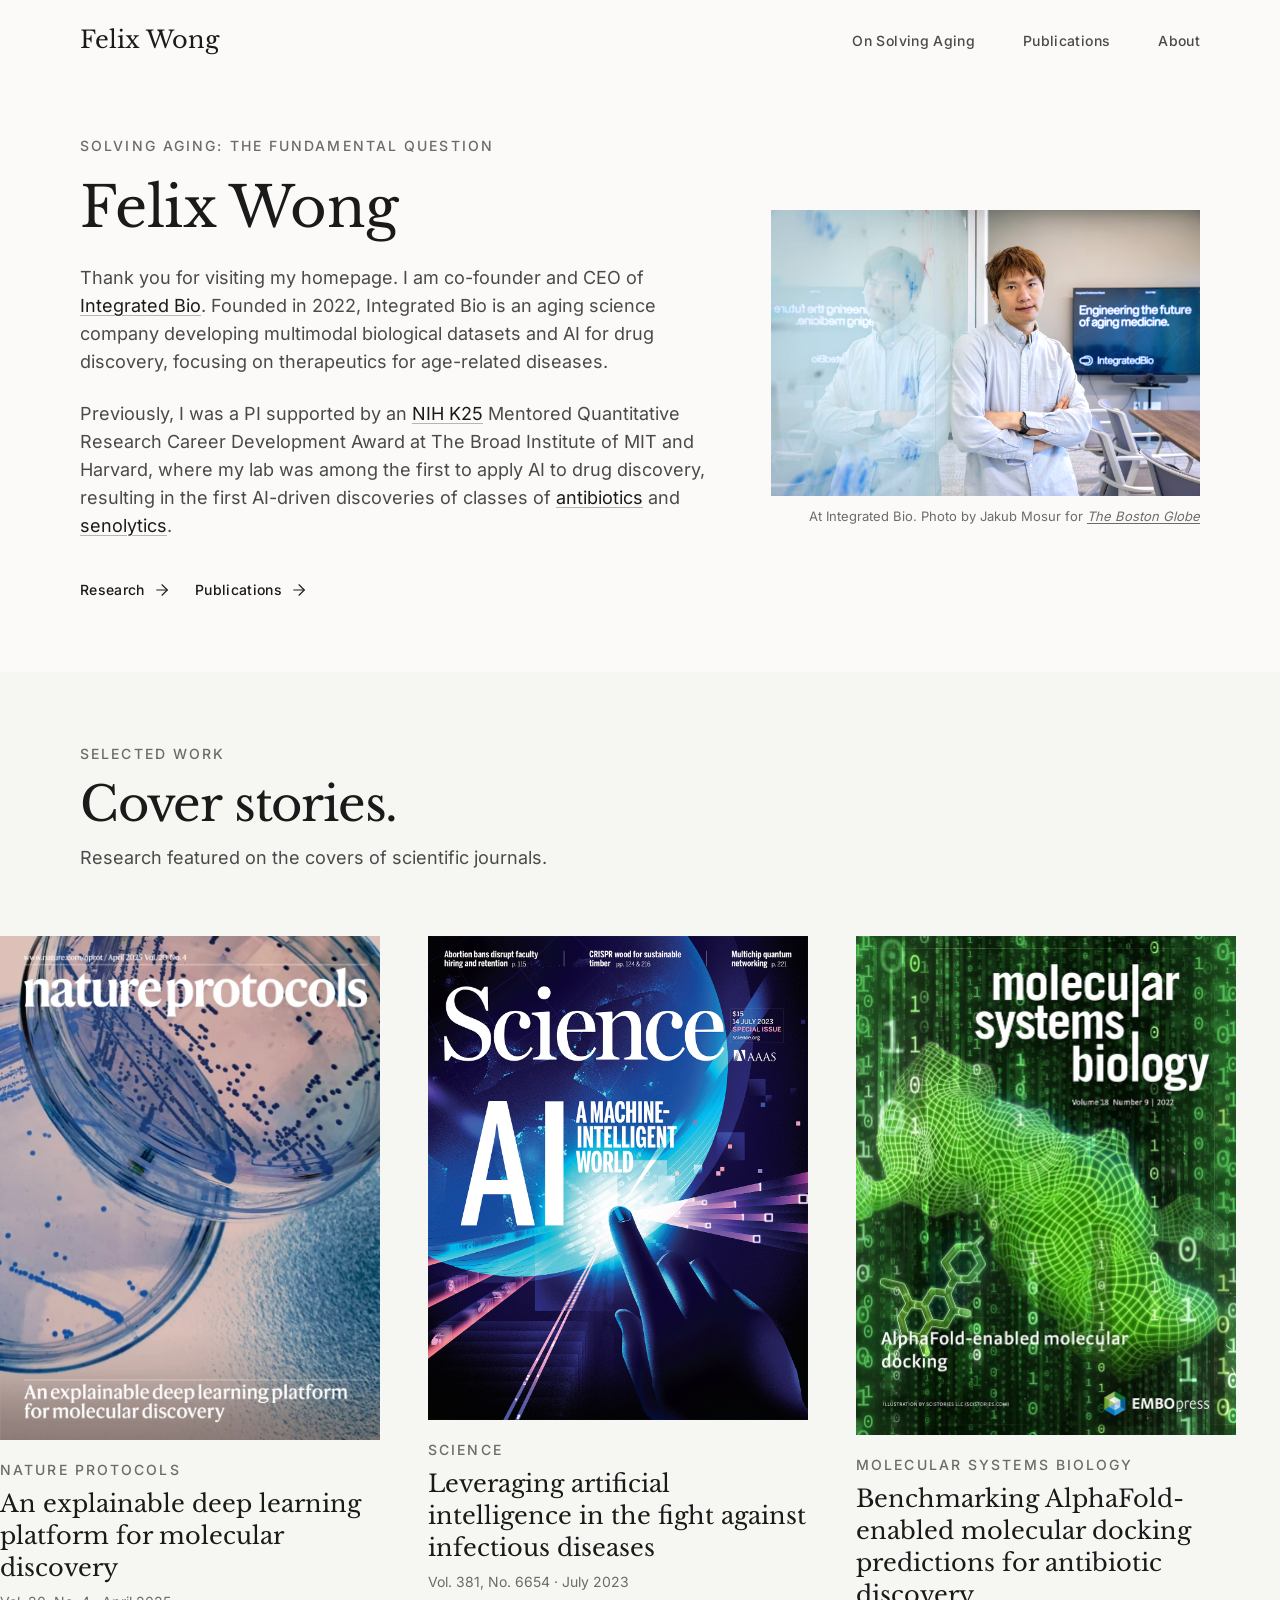
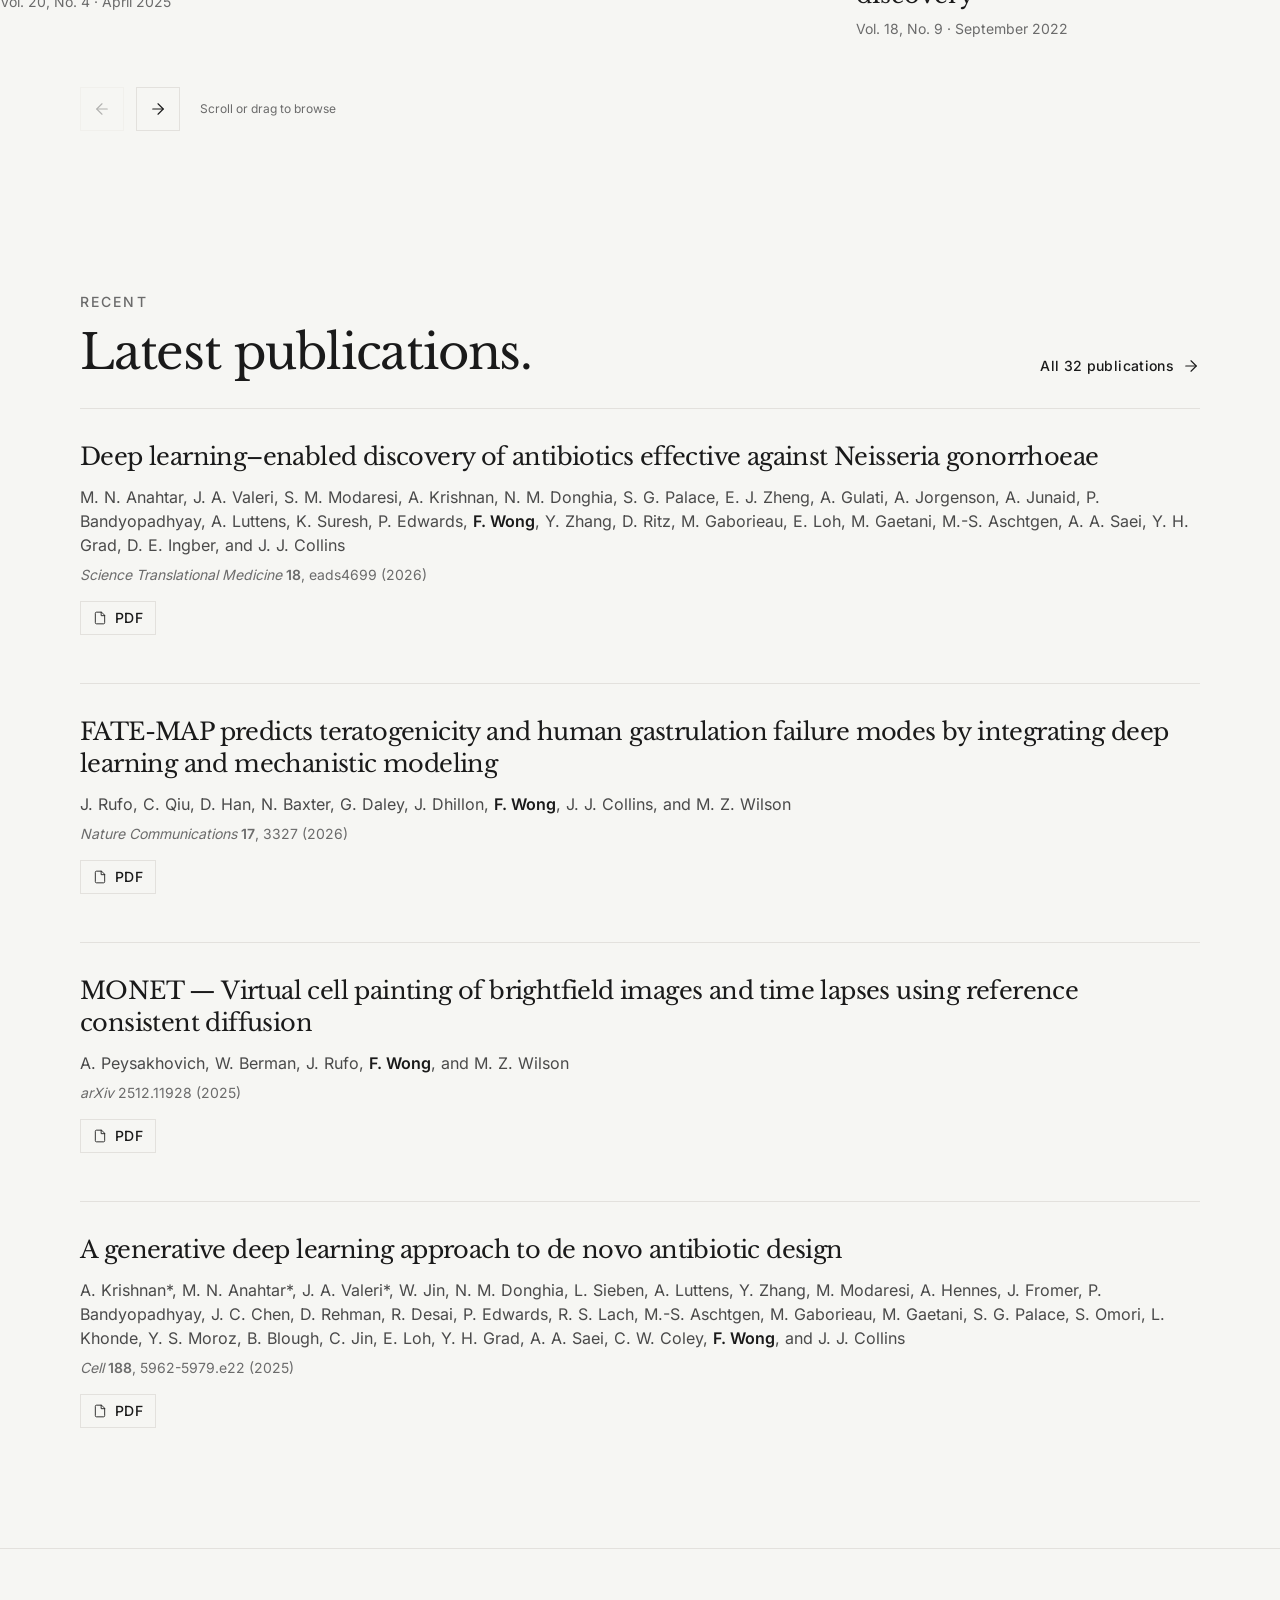
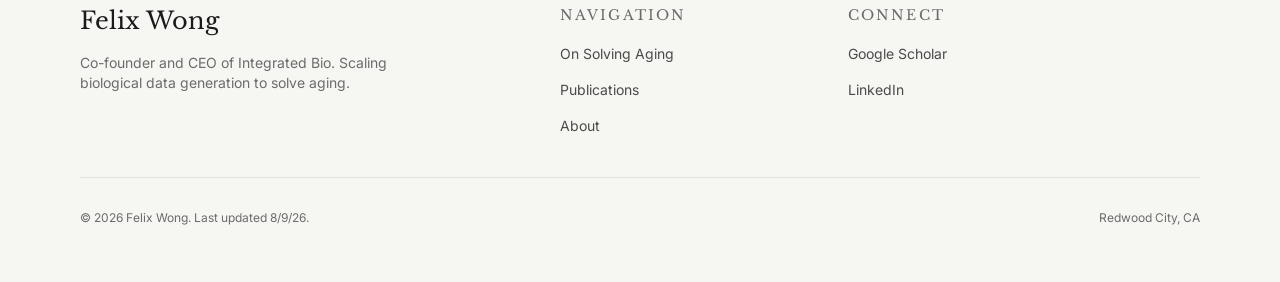
<file: index.html>
<!doctype html>
<html lang="en">
<head>
<meta charset="UTF-8" />
<meta name="viewport" content="width=device-width, initial-scale=1.0" />
<title>Felix Wong</title>
<meta name="description" content="Felix Wong is co-founder and CEO of Integrated Bio, formerly a PI at MIT. Scaling biological data generation to solve aging.">
<meta name="author" content="Felix Wong" />
<meta property="og:type" content="website">
<meta property="og:title" content="Felix Wong">
<meta property="og:description" content="Felix Wong is co-founder and CEO of Integrated Bio, formerly a PI at MIT. Scaling biological data generation to solve aging.">
<meta name="twitter:card" content="summary_large_image">
<meta property="og:site_name" content="Felix Wong">
<meta property="og:url" content="https://www.felixjwong.com/">
<link rel="canonical" href="https://www.felixjwong.com/">
<link rel="stylesheet" href="styles.css">
<link rel="stylesheet" href="font-faces.css?v=all-titles-libre-2">
<link rel="stylesheet" href="typography.css?v=all-titles-libre-2">
<script type="application/ld+json">
{
  "@context": "https://schema.org",
  "@graph": [
    {
      "@type": "WebSite",
      "@id": "https://www.felixjwong.com/#website",
      "url": "https://www.felixjwong.com/",
      "name": "Felix Wong",
      "alternateName": "Felix J. Wong",
      "inLanguage": "en",
      "publisher": { "@id": "https://www.felixjwong.com/#felixwong" },
      "about": { "@id": "https://www.felixjwong.com/#felixwong" }
    },
    {
      "@type": "Person",
      "@id": "https://www.felixjwong.com/#felixwong",
      "name": "Felix Wong",
      "alternateName": "Felix J. Wong",
      "url": "https://www.felixjwong.com/",
      "jobTitle": "Co-founder and CEO",
      "description": "Co-founder and CEO of Integrated Bio, formerly a principal investigator at the Broad Institute of MIT and Harvard.",
      "worksFor": {
        "@type": "Organization",
        "name": "Integrated Bio",
        "url": "https://integratedbio.com/"
      },
      "alumniOf": [
        { "@type": "CollegeOrUniversity", "name": "Harvard University" },
        { "@type": "CollegeOrUniversity", "name": "Massachusetts Institute of Technology" }
      ],
      "knowsAbout": ["Aging science", "AI for drug discovery", "Antibiotic discovery", "Biophysics"],
      "sameAs": [
        "https://scholar.google.com/citations?hl=en&user=tXD1nAcAAAAJ",
        "https://www.linkedin.com/in/felixjwong/"
      ]
    }
  ]
}
</script>
</head>
<body class="page-index"><div class="min-h-dvh flex flex-col bg-background">
<a href="#main-content" class="skip-link">Skip to main content</a>
<header class="site-header" id="site-header">
  <div class="container-editorial px-6 md:px-12 lg:px-20">
    <nav class="flex items-center justify-between">
      <a href="index.html" class="font-serif text-xl md:text-2xl text-ink transition-opacity duration-300 hover:opacity-70">Felix Wong</a>
      <ul class="hidden md:flex items-center gap-8 lg:gap-12"><li><a href="manifesto.html" class="editorial-link text-sm font-medium tracking-wide text-ink-light transition-colors duration-300 hover:text-ink">On Solving Aging</a></li><li><a href="publications.html" class="editorial-link text-sm font-medium tracking-wide text-ink-light transition-colors duration-300 hover:text-ink">Publications</a></li><li><a href="about.html" class="editorial-link text-sm font-medium tracking-wide text-ink-light transition-colors duration-300 hover:text-ink">About</a></li></ul>
      <button id="menu-open" class="md:hidden p-2 -mr-2 text-ink transition-opacity duration-300 hover:opacity-70" aria-label="Open menu">
        <svg width="24" height="24" viewBox="0 0 24 24" fill="none" stroke="currentColor" stroke-width="1.5" stroke-linecap="round" stroke-linejoin="round"><line x1="4" x2="20" y1="12" y2="12"/><line x1="4" x2="20" y1="6" y2="6"/><line x1="4" x2="20" y1="18" y2="18"/></svg>
      </button>
    </nav>
  </div>
</header>
<div id="mobile-menu" class="mobile-menu md:hidden" aria-hidden="true">
  <div class="flex flex-col h-full px-6 py-6">
    <div class="flex items-center justify-between">
      <a href="index.html" class="font-serif text-xl text-ink">Felix Wong</a>
      <button id="menu-close" class="p-2 -mr-2 text-ink transition-opacity duration-300 hover:opacity-70" aria-label="Close menu">
        <svg width="24" height="24" viewBox="0 0 24 24" fill="none" stroke="currentColor" stroke-width="1.5" stroke-linecap="round" stroke-linejoin="round"><path d="M18 6 6 18"/><path d="m6 6 12 12"/></svg>
      </button>
    </div>
    <nav class="flex-1 flex flex-col justify-center">
      <ul class="space-y-8"><li><a href="manifesto.html" class="font-serif text-4xl text-ink-light transition-colors duration-300 hover:text-ink">On Solving Aging</a></li><li><a href="publications.html" class="font-serif text-4xl text-ink-light transition-colors duration-300 hover:text-ink">Publications</a></li><li><a href="about.html" class="font-serif text-4xl text-ink-light transition-colors duration-300 hover:text-ink">About</a></li></ul>
    </nav>
    <div class="pt-8 border-t border-divider">
      <div class="flex gap-6">
        <a href="https://scholar.google.com/citations?hl=en&user=tXD1nAcAAAAJ" target="_blank" rel="noopener noreferrer" class="text-sm text-ink-muted transition-colors duration-300 hover:text-ink">Google Scholar</a>
        <a href="https://www.linkedin.com/in/felixjwong/" target="_blank" rel="noopener noreferrer" class="text-sm text-ink-muted transition-colors duration-300 hover:text-ink">LinkedIn</a>
      </div>
    </div>
  </div>
</div><main id="main-content" class="flex-1">
<section class="pt-32 md:pt-40 pb-16 md:pb-24 px-6 md:px-12 lg:px-20">
  <div class="container-editorial">
    <div class="grid grid-cols-1 lg:grid-cols-12 gap-12 lg:gap-16 items-center">
      <div class="lg:col-span-7">
        <div class="reveal"><p class="eyebrow mb-6">Solving aging: the fundamental question</p></div>
        <div class="reveal" style="transition-delay:100ms"><h1 class="text-ink mb-8">Felix Wong</h1></div>
        <div class="reveal" style="transition-delay:200ms"><p class="max-w-2xl">Thank you for visiting my homepage. I am co-founder and CEO of <a href="https://integratedbio.com/" target="_blank" rel="noopener noreferrer" class="editorial-link text-link">Integrated Bio</a>. Founded in 2022, Integrated Bio is an aging science company developing multimodal biological datasets and AI for drug discovery, focusing on therapeutics for age-related diseases.
        </p></div>
        <div class="reveal" style="transition-delay:300ms"><p class="mt-6 max-w-2xl">
        Previously, I was a PI supported by an <a href="https://researchtraining.nih.gov/programs/career-development" target="_blank" rel="noopener noreferrer" class="editorial-link text-link">NIH K25</a> Mentored Quantitative Research Career Development Award at The Broad Institute of MIT and Harvard, where my lab was among the first to apply AI to drug discovery, resulting in the first AI-driven discoveries of classes of <a href="https://www.nature.com/articles/s41586-023-06887-8" target="_blank" rel="noopener noreferrer" class="editorial-link text-link">antibiotics</a> and <a href="https://www.nature.com/articles/s43587-023-00415-z" target="_blank" rel="noopener noreferrer" class="editorial-link text-link">senolytics</a>.
        </p></div>
        <div class="reveal" style="transition-delay:500ms"><div class="mt-10 flex flex-wrap gap-6"><a href="manifesto.html" class="arrow-link text-link">Research <svg class="arrow-svg" width="18" height="18" viewBox="0 0 24 24" fill="none" stroke="currentColor" stroke-width="1.5" stroke-linecap="round" stroke-linejoin="round" aria-hidden="true"><line x1="5" y1="12" x2="19" y2="12"/><polyline points="12 5 19 12 12 19"/></svg></a><a href="publications.html" class="arrow-link text-link">Publications <svg class="arrow-svg" width="18" height="18" viewBox="0 0 24 24" fill="none" stroke="currentColor" stroke-width="1.5" stroke-linecap="round" stroke-linejoin="round" aria-hidden="true"><line x1="5" y1="12" x2="19" y2="12"/><polyline points="12 5 19 12 12 19"/></svg></a></div></div>
      </div>
      <div class="lg:col-span-5">
        <div class="reveal" style="transition-delay:200ms"><img src="./felix-boston-globe.png" alt="Felix Wong at the Integrated Biosciences offices" class="w-full h-auto" loading="lazy" onerror="this.onerror=null;this.src='assets/placeholder.svg';this.classList.add('img-fallback')"></div>
        <div style="text-align:right;padding-top:6px">
         At Integrated Bio. Photo by Jakub Mosur for <i><a href="https://www.bostonglobe.com/2026/08/05/business/integrated-biosciences-massachusetts-biotech-startup-california/">The Boston Globe</a></i>
       </div>
      </div>
    </div>
  </div>
</section>

<section class="py-16 md:py-24 bg-cream-dark">
  <div class="container-editorial">
    <div class="reveal"><div class="px-6 md:px-12 lg:px-20 mb-12 md:mb-16 max-w-2xl"><p class="eyebrow mb-4">Selected Work</p><h2 class="text-ink mb-4">Cover stories.</h2><p>Research featured on the covers of scientific journals.</p></div></div>
    <div class="reveal" style="transition-delay:150ms">
<div class="relative">
  <div id="cover-track" class="scrollbar-hide flex gap-8 md:gap-12 overflow-x-auto snap-x snap-mandatory px-6 md:px-12 lg:px-20 pb-4">
    <a href="https://www.nature.com/nprot/volumes/20/issues/4" target="_blank" rel="noopener noreferrer" class="group snap-start shrink-0 cover-card">
      <div class="overflow-hidden bg-cream-darker"><img src="./np-cover.webp" alt="Cover of Nature Protocols, Vol. 20, No. 4 · April 2025" class="w-full h-auto cover-img" loading="lazy" onerror="this.onerror=null;this.src='assets/placeholder.svg';this.classList.add('img-fallback')"></div>
      <p class="eyebrow mt-5">Nature Protocols</p>
      <p class="mt-2 font-serif text-xl md:text-2xl text-ink leading-snug">An explainable deep learning platform for molecular discovery</p>
      <p class="mt-2 text-sm text-ink-muted">Vol. 20, No. 4 · April 2025</p>
    </a>
    <a href="https://www.science.org/toc/science/381/6654" target="_blank" rel="noopener noreferrer" class="group snap-start shrink-0 cover-card">
      <div class="overflow-hidden bg-cream-darker"><img src="./science-cover.jpg" alt="Cover of Science, Vol. 381, No. 6654 · July 2023" class="w-full h-auto cover-img" loading="lazy" onerror="this.onerror=null;this.src='assets/placeholder.svg';this.classList.add('img-fallback')"></div>
      <p class="eyebrow mt-5">Science</p>
      <p class="mt-2 font-serif text-xl md:text-2xl text-ink leading-snug">Leveraging artificial intelligence in the fight against infectious diseases</p>
      <p class="mt-2 text-sm text-ink-muted">Vol. 381, No. 6654 · July 2023</p>
    </a>
    <a href="https://www.embopress.org/toc/17444292/2022/18/9" target="_blank" rel="noopener noreferrer" class="group snap-start shrink-0 cover-card">
      <div class="overflow-hidden bg-cream-darker"><img src="./msb-cover.jpg" alt="Cover of Molecular Systems Biology, Vol. 18, No. 9 · September 2022" class="w-full h-auto cover-img" loading="lazy" onerror="this.onerror=null;this.src='assets/placeholder.svg';this.classList.add('img-fallback')"></div>
      <p class="eyebrow mt-5">Molecular Systems Biology</p>
      <p class="mt-2 font-serif text-xl md:text-2xl text-ink leading-snug">Benchmarking AlphaFold-enabled molecular docking predictions for antibiotic discovery</p>
      <p class="mt-2 text-sm text-ink-muted">Vol. 18, No. 9 · September 2022</p>
    </a>
    <a href="https://www.cell.com/biophysj/issue?pii=S0006-3495(18)X0014-9" target="_blank" rel="noopener noreferrer" class="group snap-start shrink-0 cover-card">
      <div class="overflow-hidden bg-cream-darker"><img src="./bj-cover.jpg" alt="Cover of Biophysical Journal, Vol. 116, No. 12 · June 2019" class="w-full h-auto cover-img" loading="lazy" onerror="this.onerror=null;this.src='assets/placeholder.svg';this.classList.add('img-fallback')"></div>
      <p class="eyebrow mt-5">Biophysical Journal</p>
      <p class="mt-2 font-serif text-xl md:text-2xl text-ink leading-snug">Mechanics and dynamics of bacterial cell lysis</p>
      <p class="mt-2 text-sm text-ink-muted">Vol. 116, No. 12 · June 2019</p>
    </a>
    <a href="https://www.nature.com/nmicrobiol/volumes/2/issues/9" target="_blank" rel="noopener noreferrer" class="group snap-start shrink-0 cover-card">
      <div class="overflow-hidden bg-cream-darker"><img src="./nm-cover-large.jpg" alt="Cover of Nature Microbiology, Vol. 2, No. 9 · September 2017" class="w-full h-auto cover-img" loading="lazy" onerror="this.onerror=null;this.src='assets/placeholder.svg';this.classList.add('img-fallback')"></div>
      <p class="eyebrow mt-5">Nature Microbiology</p>
      <p class="mt-2 font-serif text-xl md:text-2xl text-ink leading-snug">Mechanical strain sensing implicated in cell shape recovery in Escherichia coli</p>
      <p class="mt-2 text-sm text-ink-muted">Vol. 2, No. 9 · September 2017</p>
    </a></div>
  <div class="mt-8 flex items-center gap-3 px-6 md:px-12 lg:px-20">
    <button type="button" data-dir="-1" aria-label="Previous covers" class="cover-arrow p-3 border border-divider text-ink transition-colors duration-300 opacity-30 cursor-default"><svg width="18" height="18" viewBox="0 0 24 24" fill="none" stroke="currentColor" stroke-width="1.5" stroke-linecap="round" stroke-linejoin="round"><line x1="19" x2="5" y1="12" y2="12"/><polyline points="12 19 5 12 12 5"/></svg></button>
    <button type="button" data-dir="1" aria-label="Next covers" class="cover-arrow p-3 border border-divider text-ink transition-colors duration-300 hover:border-ink hover:bg-cream-dark"><svg width="18" height="18" viewBox="0 0 24 24" fill="none" stroke="currentColor" stroke-width="1.5" stroke-linecap="round" stroke-linejoin="round"><line x1="5" x2="19" y1="12" y2="12"/><polyline points="12 5 19 12 12 19"/></svg></button>
    <p class="ml-2 text-xs text-ink-muted">Scroll or drag to browse</p>
  </div>
</div></div>
  </div>
</section>


<section class="section-padding bg-cream-dark">
  <div class="container-editorial">
    <div class="reveal"><div class="flex flex-wrap items-end justify-between gap-4 mb-8"><div><p class="eyebrow mb-4">Recent</p><h2 class="text-ink">Latest publications.</h2></div><a href="publications.html" class="arrow-link text-link">All 32 publications <svg class="arrow-svg" width="18" height="18" viewBox="0 0 24 24" fill="none" stroke="currentColor" stroke-width="1.5" stroke-linecap="round" stroke-linejoin="round" aria-hidden="true"><line x1="5" y1="12" x2="19" y2="12"/><polyline points="12 5 19 12 12 19"/></svg></a></div></div>
    <div class="reveal">

<article class="grid grid-cols-1 md:grid-cols-12 gap-3 md:gap-8 py-8 border-t border-divider">
    
  <div class="md:col-span-12">
    <h3 class="text-xl md:text-2xl leading-snug"><a href="https://www.science.org/doi/abs/10.1126/scitranslmed.ads4699" target="_blank" rel="noopener noreferrer" class="editorial-link text-link transition-opacity duration-300 hover:opacity-70">Deep learning–enabled discovery of antibiotics effective against Neisseria gonorrhoeae</a></h3>
    <p class="mt-3 text-sm md:text-base text-ink-light pub-authors">M. N. Anahtar, J. A. Valeri, S. M. Modaresi, A. Krishnan, N. M. Donghia, S. G. Palace, E. J. Zheng, A. Gulati, A. Jorgenson, A. Junaid, P. Bandyopadhyay, A. Luttens, K. Suresh, P. Edwards, <b>F. Wong</b>, Y. Zhang, D. Ritz, M. Gaborieau, E. Loh, M. Gaetani, M.-S. Aschtgen, A. A. Saei, Y. H. Grad, D. E. Ingber, and J. J. Collins</p>
    <p class="mt-2 text-sm text-ink-muted"><i>Science Translational Medicine</i> <b>18</b>, eads4699 (2026)</p>
    
        <div class="mt-4 flex flex-wrap items-center gap-x-4 gap-y-2"><a href="papers/Deep%20learning-enabled%20discovery%20of%20antibiotics%20effective%20against%20Neisseria%20gonorrhoeae.pdf" target="_blank" rel="noopener noreferrer" class="arrow-link text-link border border-divider px-3 py-1.5 transition-colors duration-300 hover:border-link hover:bg-cream-dark"><svg width="14" height="14" viewBox="0 0 24 24" fill="none" stroke="currentColor" stroke-width="1.5" stroke-linecap="round" stroke-linejoin="round" aria-hidden="true"><path d="M14 2H6a2 2 0 0 0-2 2v16a2 2 0 0 0 2 2h12a2 2 0 0 0 2-2V8z"/><polyline points="14 2 14 8 20 8"/></svg> PDF</a></div>
    
    <div class="mt-4 flex flex-wrap items-center gap-x-4 gap-y-2"></div>
  </div>
</article></div>
    <div class="reveal" style="transition-delay:75ms">

<article class="grid grid-cols-1 md:grid-cols-12 gap-3 md:gap-8 py-8 border-t border-divider">
    
  <div class="md:col-span-12">
    <h3 class="text-xl md:text-2xl leading-snug"><a href="https://www.nature.com/articles/s41467-026-69596-6" target="_blank" rel="noopener noreferrer" class="editorial-link text-link transition-opacity duration-300 hover:opacity-70">FATE-MAP predicts teratogenicity and human gastrulation failure modes by integrating deep learning and mechanistic modeling</a></h3>
    <p class="mt-3 text-sm md:text-base text-ink-light pub-authors">J. Rufo, C. Qiu, D. Han, N. Baxter, G. Daley, J. Dhillon, <b>F. Wong</b>, J. J. Collins, and M. Z. Wilson</p>
    <p class="mt-2 text-sm text-ink-muted"><i>Nature Communications</i> <b>17</b>, 3327 (2026)</p>
    
    <div class="mt-4 flex flex-wrap items-center gap-x-4 gap-y-2"><a href="papers/FATE-MAP%20predicts%20teratogenicity%20and%20human%20gastrulation%20failure%20modes%20by%20integrating%20deep%20learning%20and%20mechanistic%20modeling.pdf" target="_blank" rel="noopener noreferrer" class="arrow-link text-link border border-divider px-3 py-1.5 transition-colors duration-300 hover:border-link hover:bg-cream-dark"><svg width="14" height="14" viewBox="0 0 24 24" fill="none" stroke="currentColor" stroke-width="1.5" stroke-linecap="round" stroke-linejoin="round" aria-hidden="true"><path d="M14 2H6a2 2 0 0 0-2 2v16a2 2 0 0 0 2 2h12a2 2 0 0 0 2-2V8z"/><polyline points="14 2 14 8 20 8"/></svg> PDF</a></div>

    <div class="mt-4 flex flex-wrap items-center gap-x-4 gap-y-2"></div>
  </div>
</article></div>
    <div class="reveal" style="transition-delay:150ms">

<article class="grid grid-cols-1 md:grid-cols-12 gap-3 md:gap-8 py-8 border-t border-divider">
    
  <div class="md:col-span-12">
    <h3 class="text-xl md:text-2xl leading-snug"><a href="https://arxiv.org/abs/2512.11928" target="_blank" rel="noopener noreferrer" class="editorial-link text-link transition-opacity duration-300 hover:opacity-70">MONET — Virtual cell painting of brightfield images and time lapses using reference consistent diffusion</a></h3>
    <p class="mt-3 text-sm md:text-base text-ink-light pub-authors">A. Peysakhovich, W. Berman, J. Rufo, <b>F. Wong</b>, and M. Z. Wilson</p>
    <p class="mt-2 text-sm text-ink-muted"><i>arXiv</i> 2512.11928 (2025)</p>
    
    <div class="mt-4 flex flex-wrap items-center gap-x-4 gap-y-2"><a href="papers/MONET%20-%20Virtual%20cell%20painting%20of%20brightfield%20images%20and%20time%20lapses%20using%20reference%20consistent%20diffusion.pdf" target="_blank" rel="noopener noreferrer" class="arrow-link text-link border border-divider px-3 py-1.5 transition-colors duration-300 hover:border-link hover:bg-cream-dark"><svg width="14" height="14" viewBox="0 0 24 24" fill="none" stroke="currentColor" stroke-width="1.5" stroke-linecap="round" stroke-linejoin="round" aria-hidden="true"><path d="M14 2H6a2 2 0 0 0-2 2v16a2 2 0 0 0 2 2h12a2 2 0 0 0 2-2V8z"/><polyline points="14 2 14 8 20 8"/></svg> PDF</a></div>

    <div class="mt-4 flex flex-wrap items-center gap-x-4 gap-y-2"></div>
  </div>
</article></div>
    <div class="reveal" style="transition-delay:225ms">

<article class="grid grid-cols-1 md:grid-cols-12 gap-3 md:gap-8 py-8 border-t border-divider">
    
  <div class="md:col-span-12">
    <h3 class="text-xl md:text-2xl leading-snug"><a href="https://www.cell.com/cell/fulltext/S0092-8674(25)00855-4" target="_blank" rel="noopener noreferrer" class="editorial-link text-link transition-opacity duration-300 hover:opacity-70">A generative deep learning approach to de novo antibiotic design</a></h3>
    <p class="mt-3 text-sm md:text-base text-ink-light pub-authors">A. Krishnan*, M. N. Anahtar*, J. A. Valeri*, W. Jin, N. M. Donghia, L. Sieben, A. Luttens, Y. Zhang, M. Modaresi, A. Hennes, J. Fromer, P. Bandyopadhyay, J. C. Chen, D. Rehman, R. Desai, P. Edwards, R. S. Lach, M.-S. Aschtgen, M. Gaborieau, M. Gaetani, S. G. Palace, S. Omori, L. Khonde, Y. S. Moroz, B. Blough, C. Jin, E. Loh, Y. H. Grad, A. A. Saei, C. W. Coley, <b>F. Wong</b>, and J. J. Collins</p>
    <p class="mt-2 text-sm text-ink-muted"><i>Cell</i> <b>188</b>, 5962-5979.e22 (2025)</p>
    
    <div class="mt-4 flex flex-wrap items-center gap-x-4 gap-y-2"><a href="papers/A%20generative%20deep%20learning%20approach%20to%20de%20novo%20antibiotic%20design.pdf" target="_blank" rel="noopener noreferrer" class="arrow-link text-link border border-divider px-3 py-1.5 transition-colors duration-300 hover:border-link hover:bg-cream-dark"><svg width="14" height="14" viewBox="0 0 24 24" fill="none" stroke="currentColor" stroke-width="1.5" stroke-linecap="round" stroke-linejoin="round" aria-hidden="true"><path d="M14 2H6a2 2 0 0 0-2 2v16a2 2 0 0 0 2 2h12a2 2 0 0 0 2-2V8z"/><polyline points="14 2 14 8 20 8"/></svg> PDF</a></div>
  </div>
</article></div>
  </div>
</section></main>
<footer class="bg-cream-dark border-t border-divider">
  <div class="container-editorial px-6 md:px-12 lg:px-20 py-16 md:py-20">
    <div class="grid grid-cols-1 md:grid-cols-12 gap-12 md:gap-8">
      <div class="md:col-span-4">
        <a href="index.html" class="font-serif text-2xl text-ink transition-opacity duration-300 hover:opacity-70">Felix Wong</a>
        <p class="mt-4 text-sm text-ink-muted max-w-xs">Co-founder and CEO of Integrated Bio. Scaling biological data generation to solve aging.</p>
      </div>
      <div class="md:col-span-3 md:col-start-6">
        <h4 class="eyebrow mb-4">Navigation</h4>
        <ul class="space-y-3"><li><a href="manifesto.html" class="text-sm text-ink-light transition-colors duration-300 hover:text-link">On Solving Aging</a></li><li><a href="publications.html" class="text-sm text-ink-light transition-colors duration-300 hover:text-link">Publications</a></li><li><a href="about.html" class="text-sm text-ink-light transition-colors duration-300 hover:text-link">About</a></li></ul>
      </div>
      <div class="md:col-span-3">
        <h4 class="eyebrow mb-4">Connect</h4>
        <ul class="space-y-3"><li><a href="https://scholar.google.com/citations?hl=en&user=tXD1nAcAAAAJ" target="_blank" rel="noopener noreferrer" class="text-sm text-ink-light transition-colors duration-300 hover:text-link">Google Scholar</a></li><li><a href="https://www.linkedin.com/in/felixjwong/" target="_blank" rel="noopener noreferrer" class="text-sm text-ink-light transition-colors duration-300 hover:text-link">LinkedIn</a></li></ul>
      </div>
    </div>
    <div class="mt-16 pt-8 border-t border-divider flex flex-col md:flex-row md:items-center justify-between gap-4">
      <p class="text-xs text-ink-muted">© 2026 Felix Wong. Last updated 8/9/26.</p>
      <div class="flex items-center gap-6">
        <p class="text-xs text-ink-muted">Redwood City, CA</p>
      </div>
    </div>
  </div>
</footer></div><script src="main.js"></script></body></html>
</file>
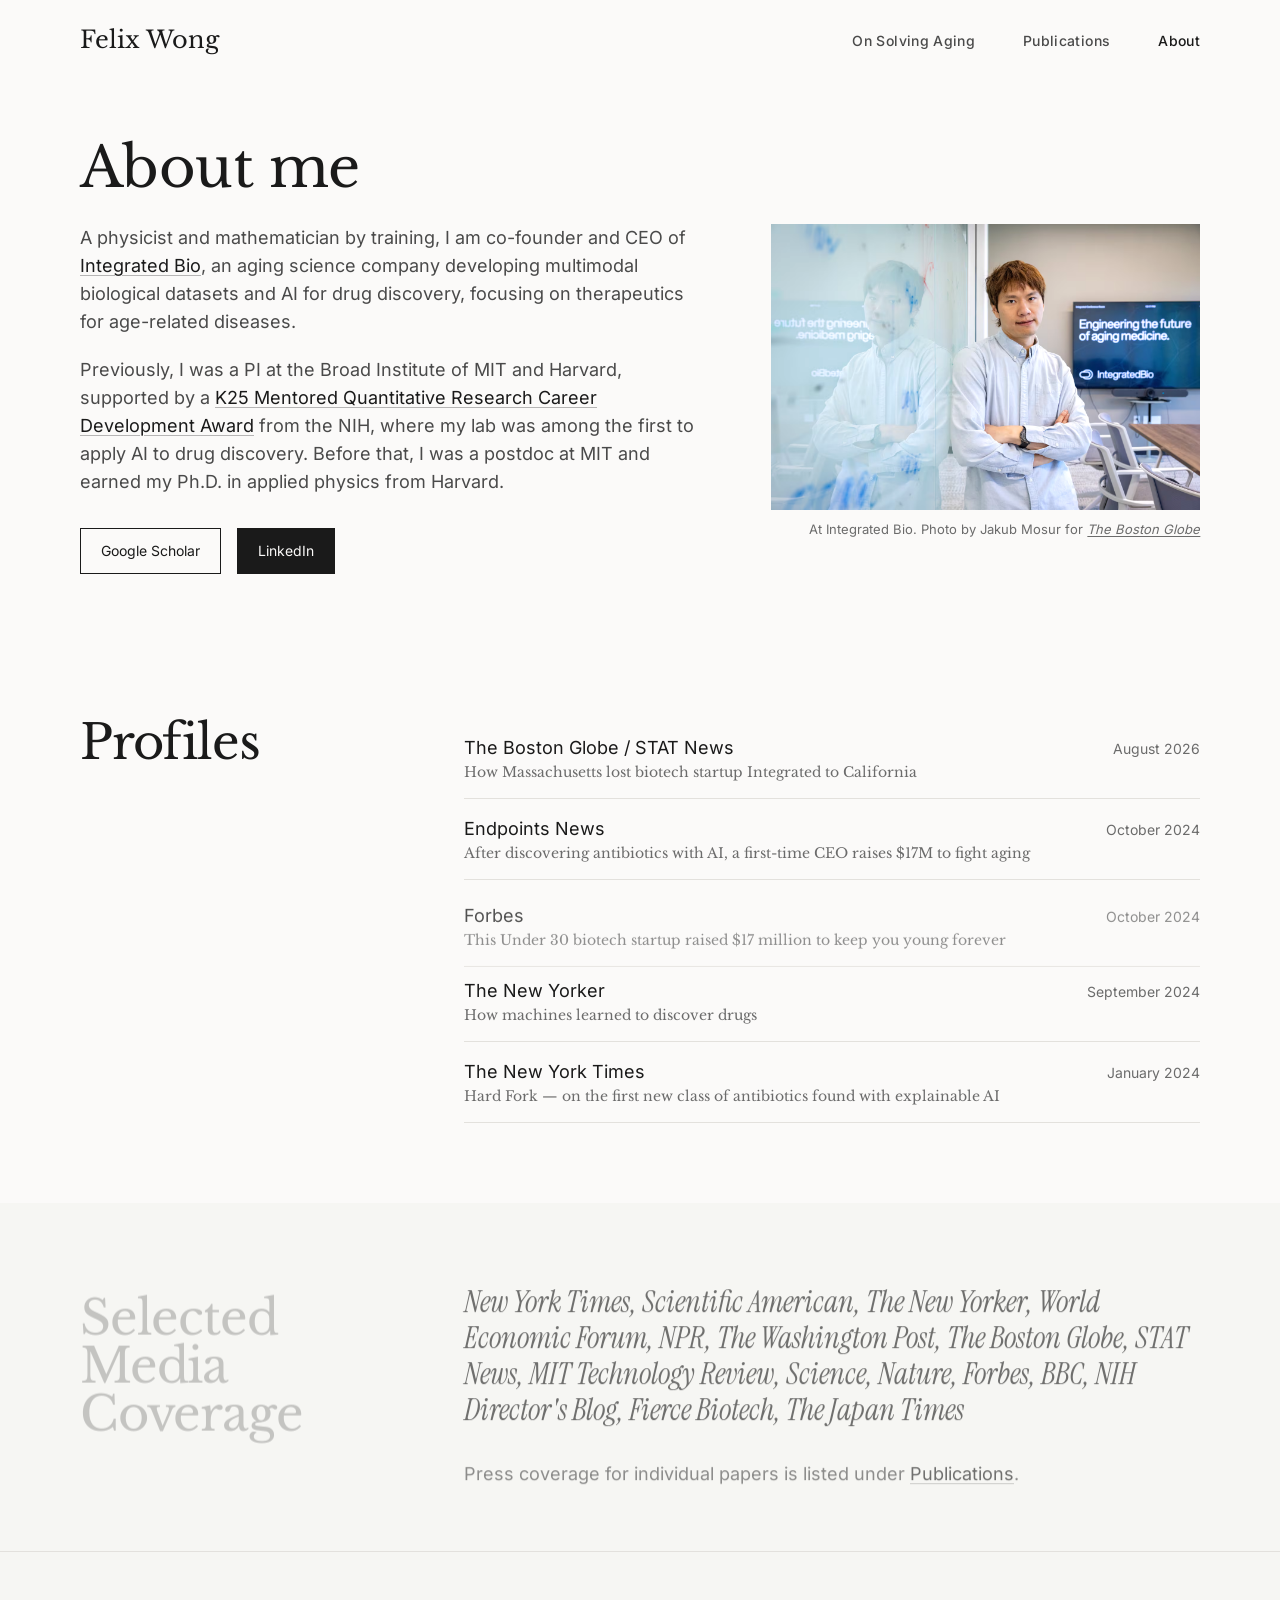
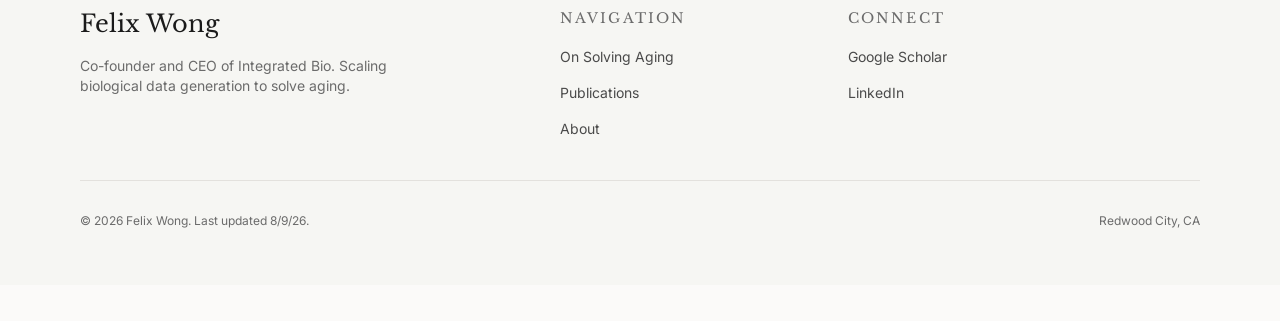
<file: about/index.html>
<!doctype html>
<html lang="en">
<head>
<meta charset="utf-8">
<meta name="viewport" content="width=device-width, initial-scale=1">
<title>Felix Wong | About</title>
<link rel="canonical" href="https://www.felixjwong.com/about.html">
<meta http-equiv="refresh" content="0; url=/about.html">
</head>
<body><p>Continue to <a href="/about.html">About</a>.</p></body>
</html>
</file>
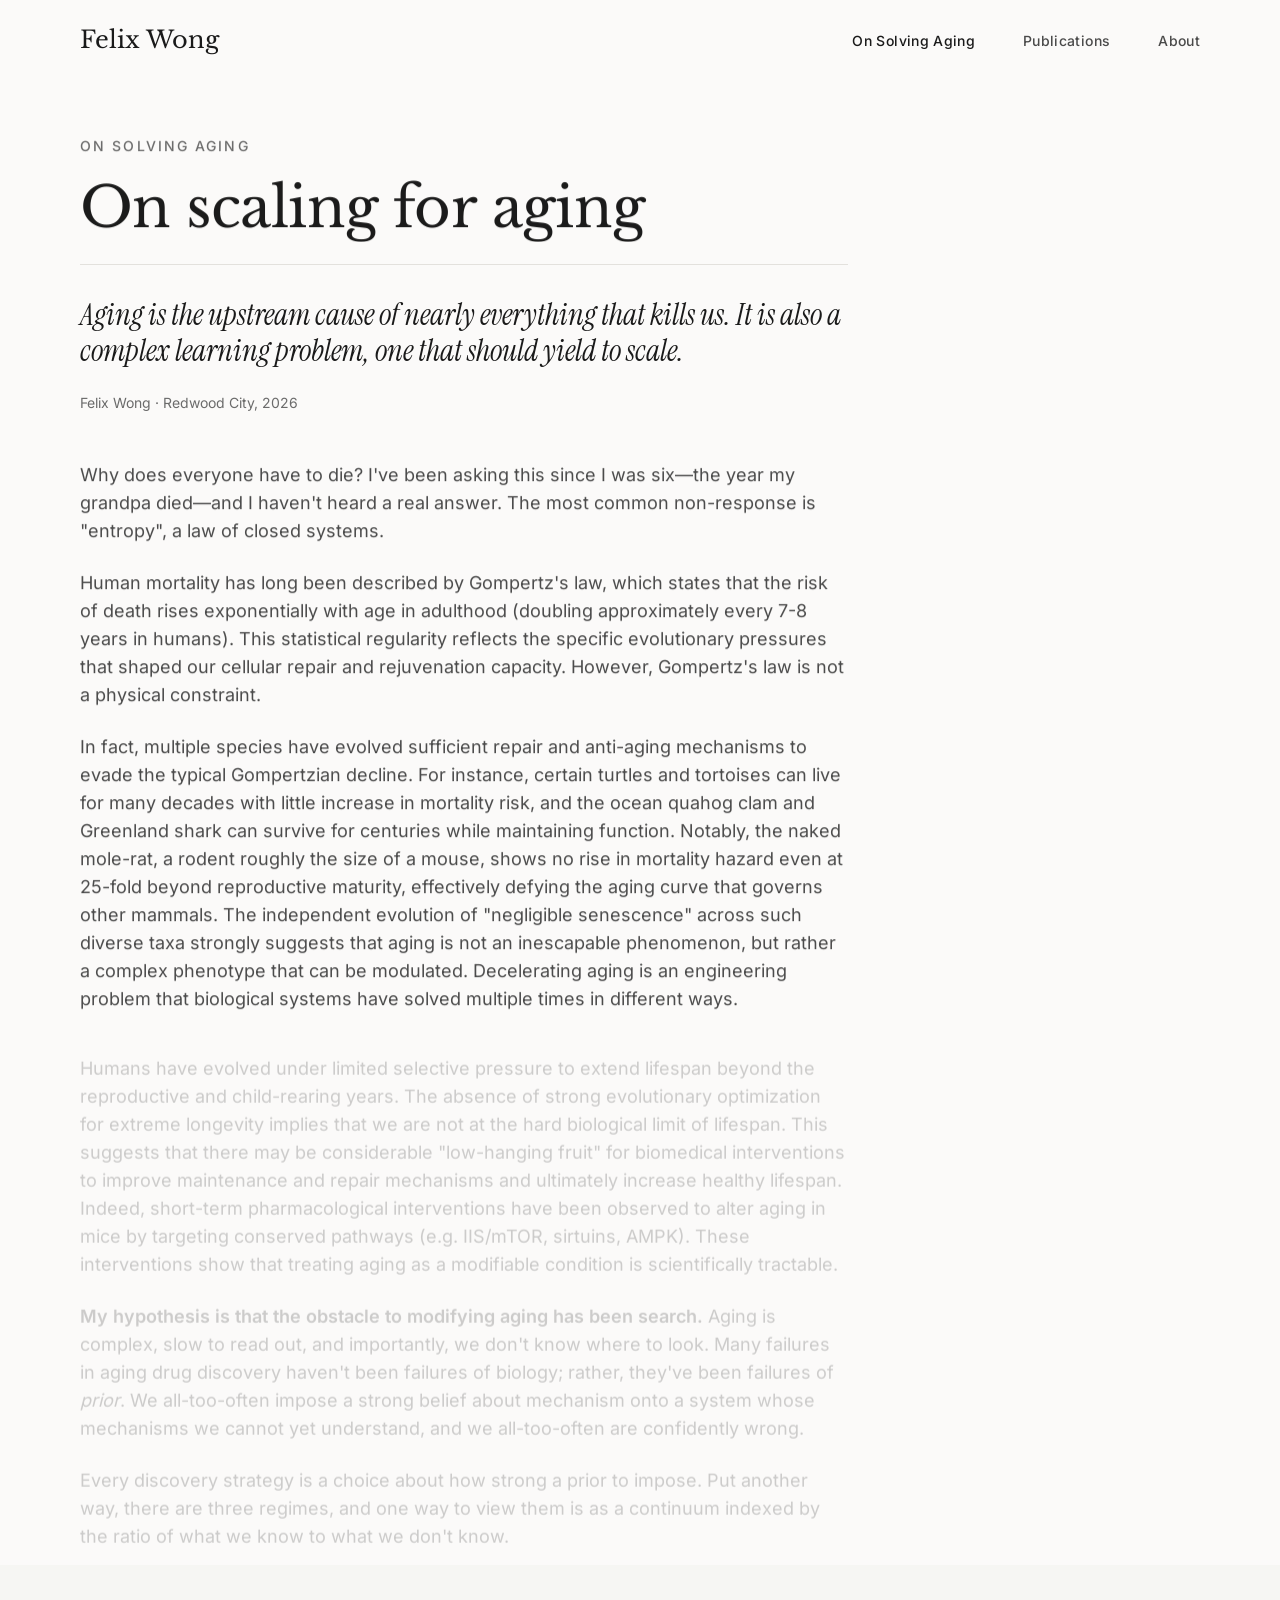
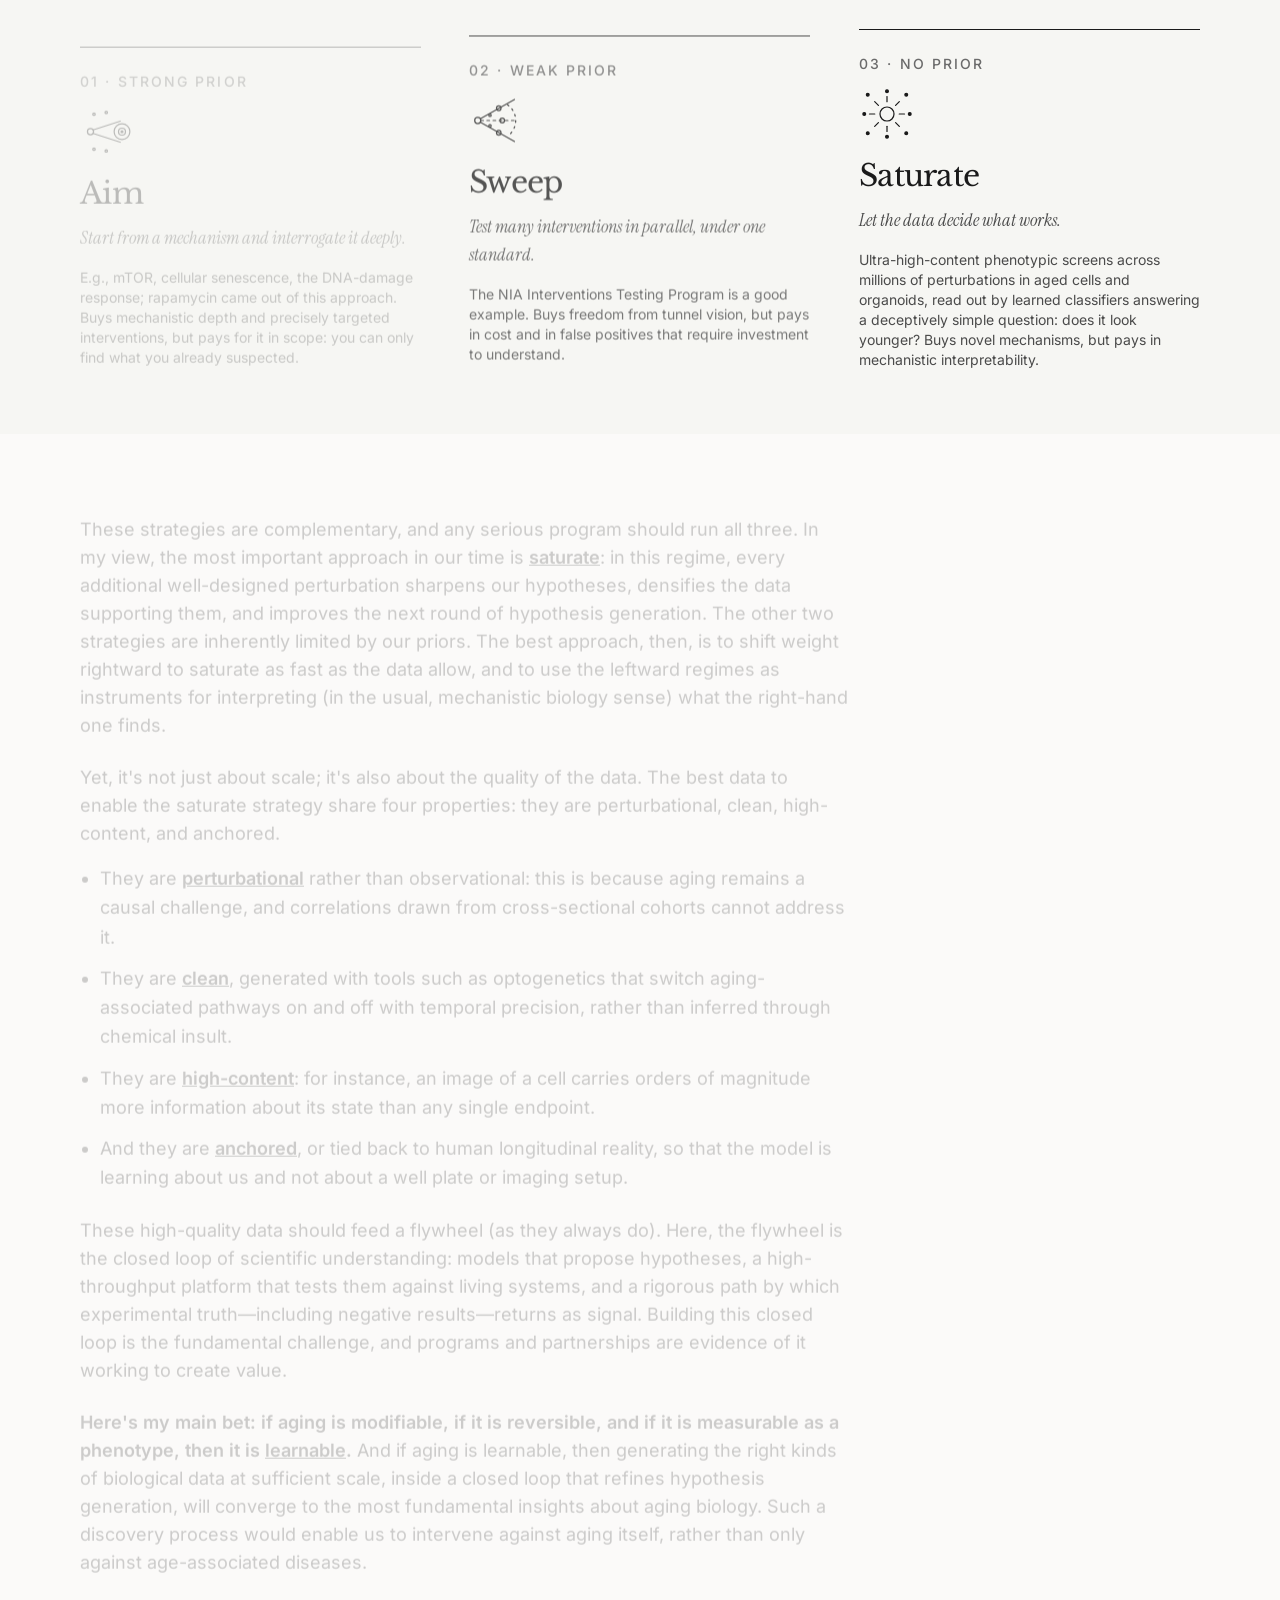
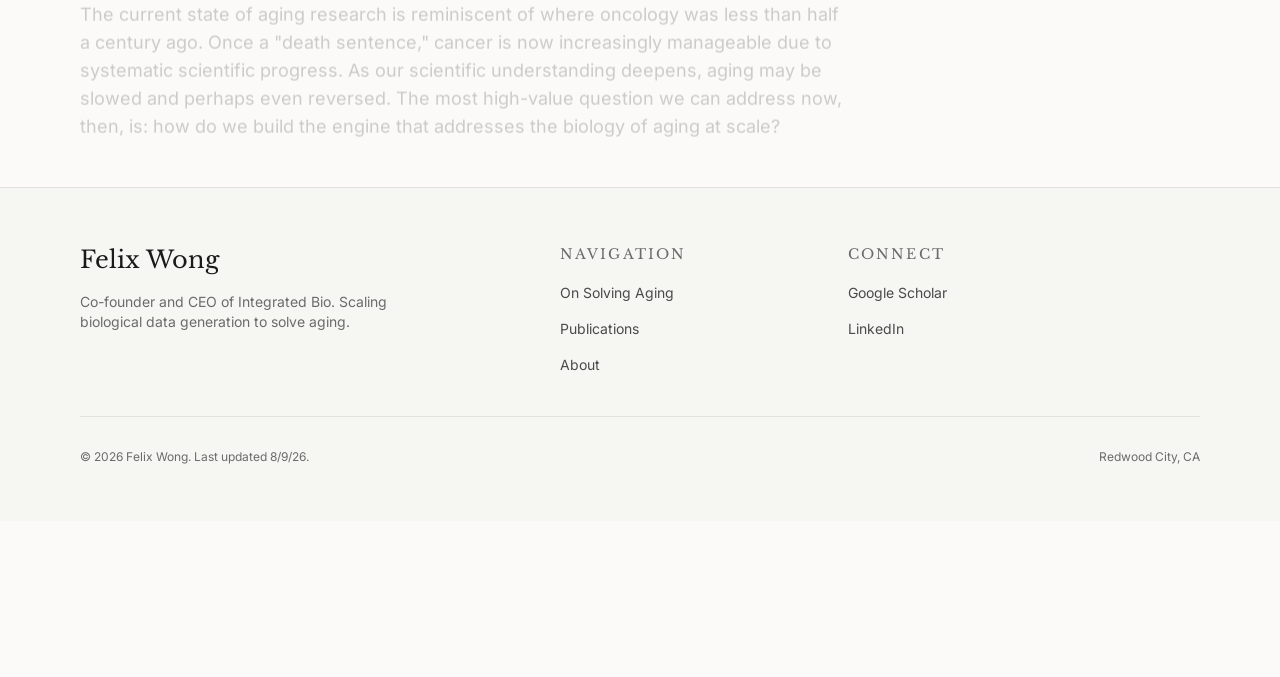
<file: manifesto/index.html>
<!doctype html>
<html lang="en">
<head>
<meta charset="utf-8">
<meta name="viewport" content="width=device-width, initial-scale=1">
<title>Felix Wong | On scaling for aging</title>
<link rel="canonical" href="https://www.felixjwong.com/manifesto.html">
<meta http-equiv="refresh" content="0; url=/manifesto.html">
</head>
<body><p>Continue to <a href="/manifesto.html">On scaling for aging</a>.</p></body>
</html>
</file>
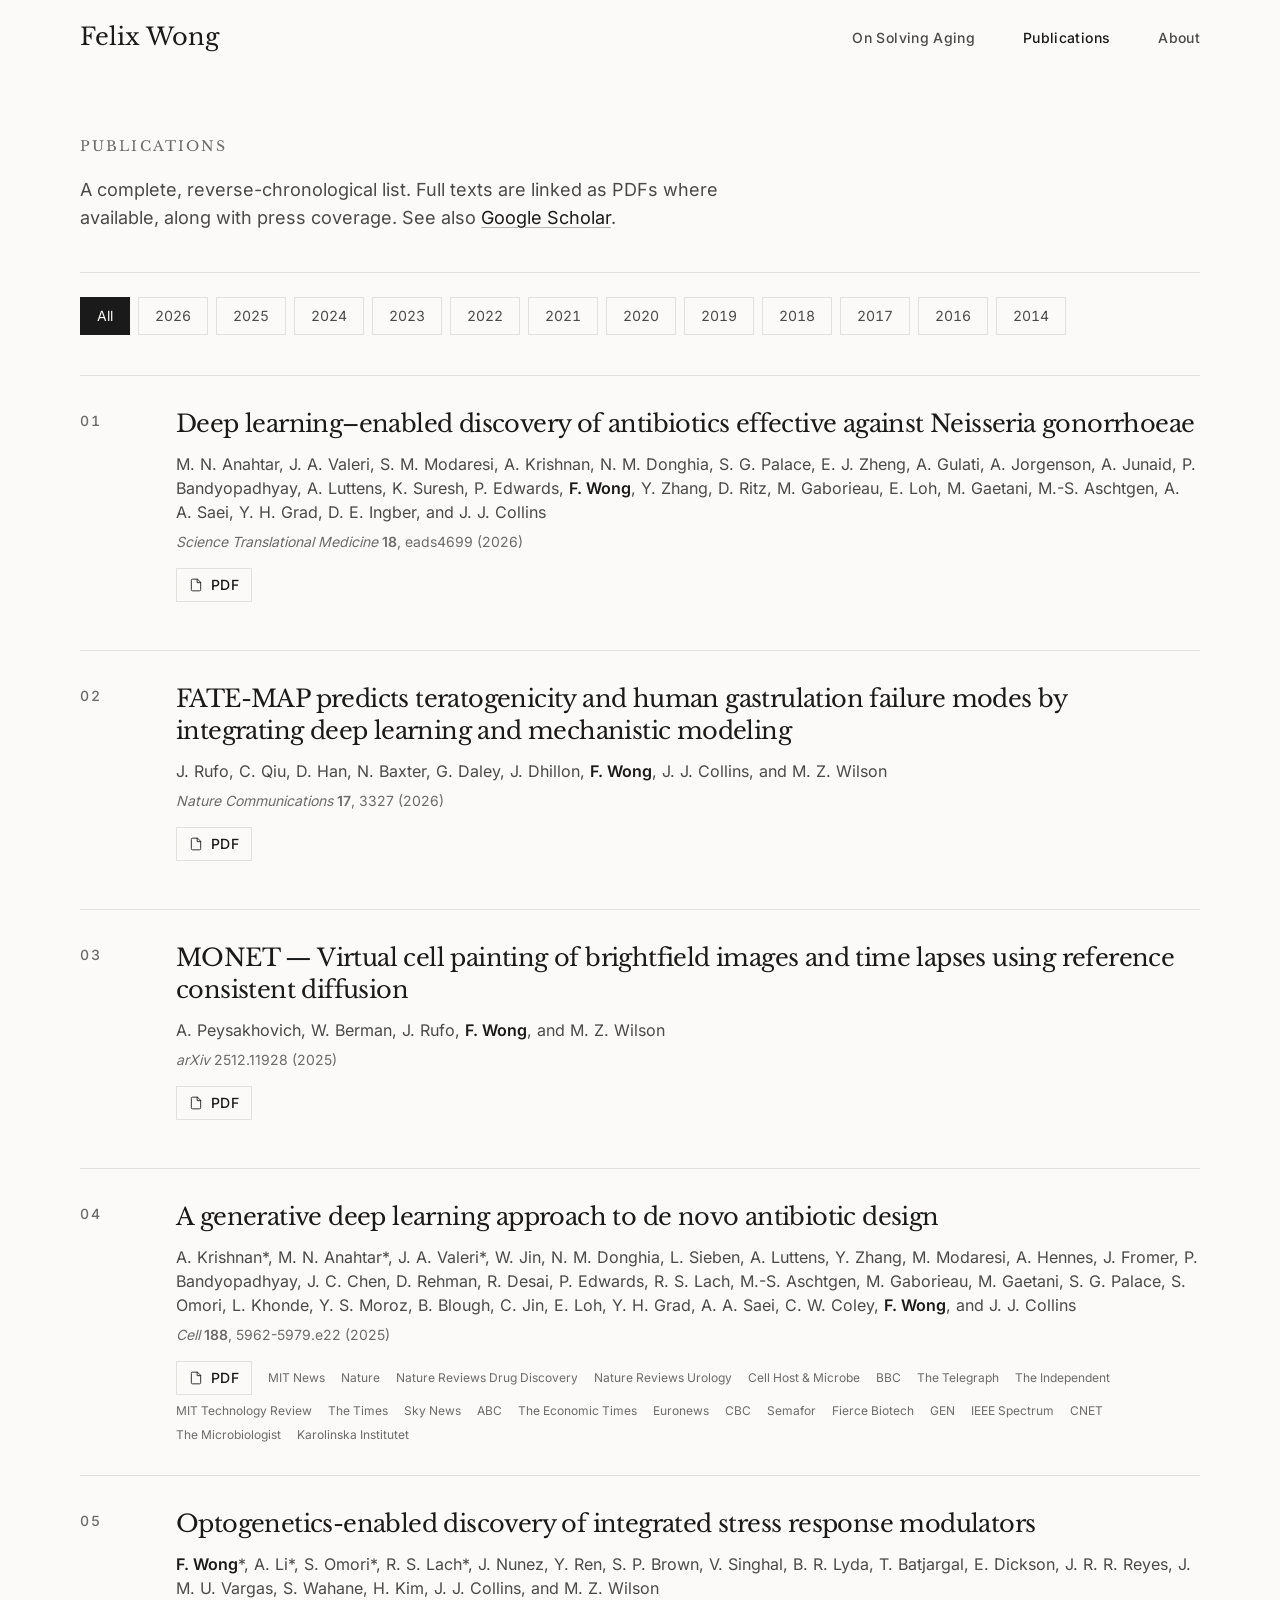
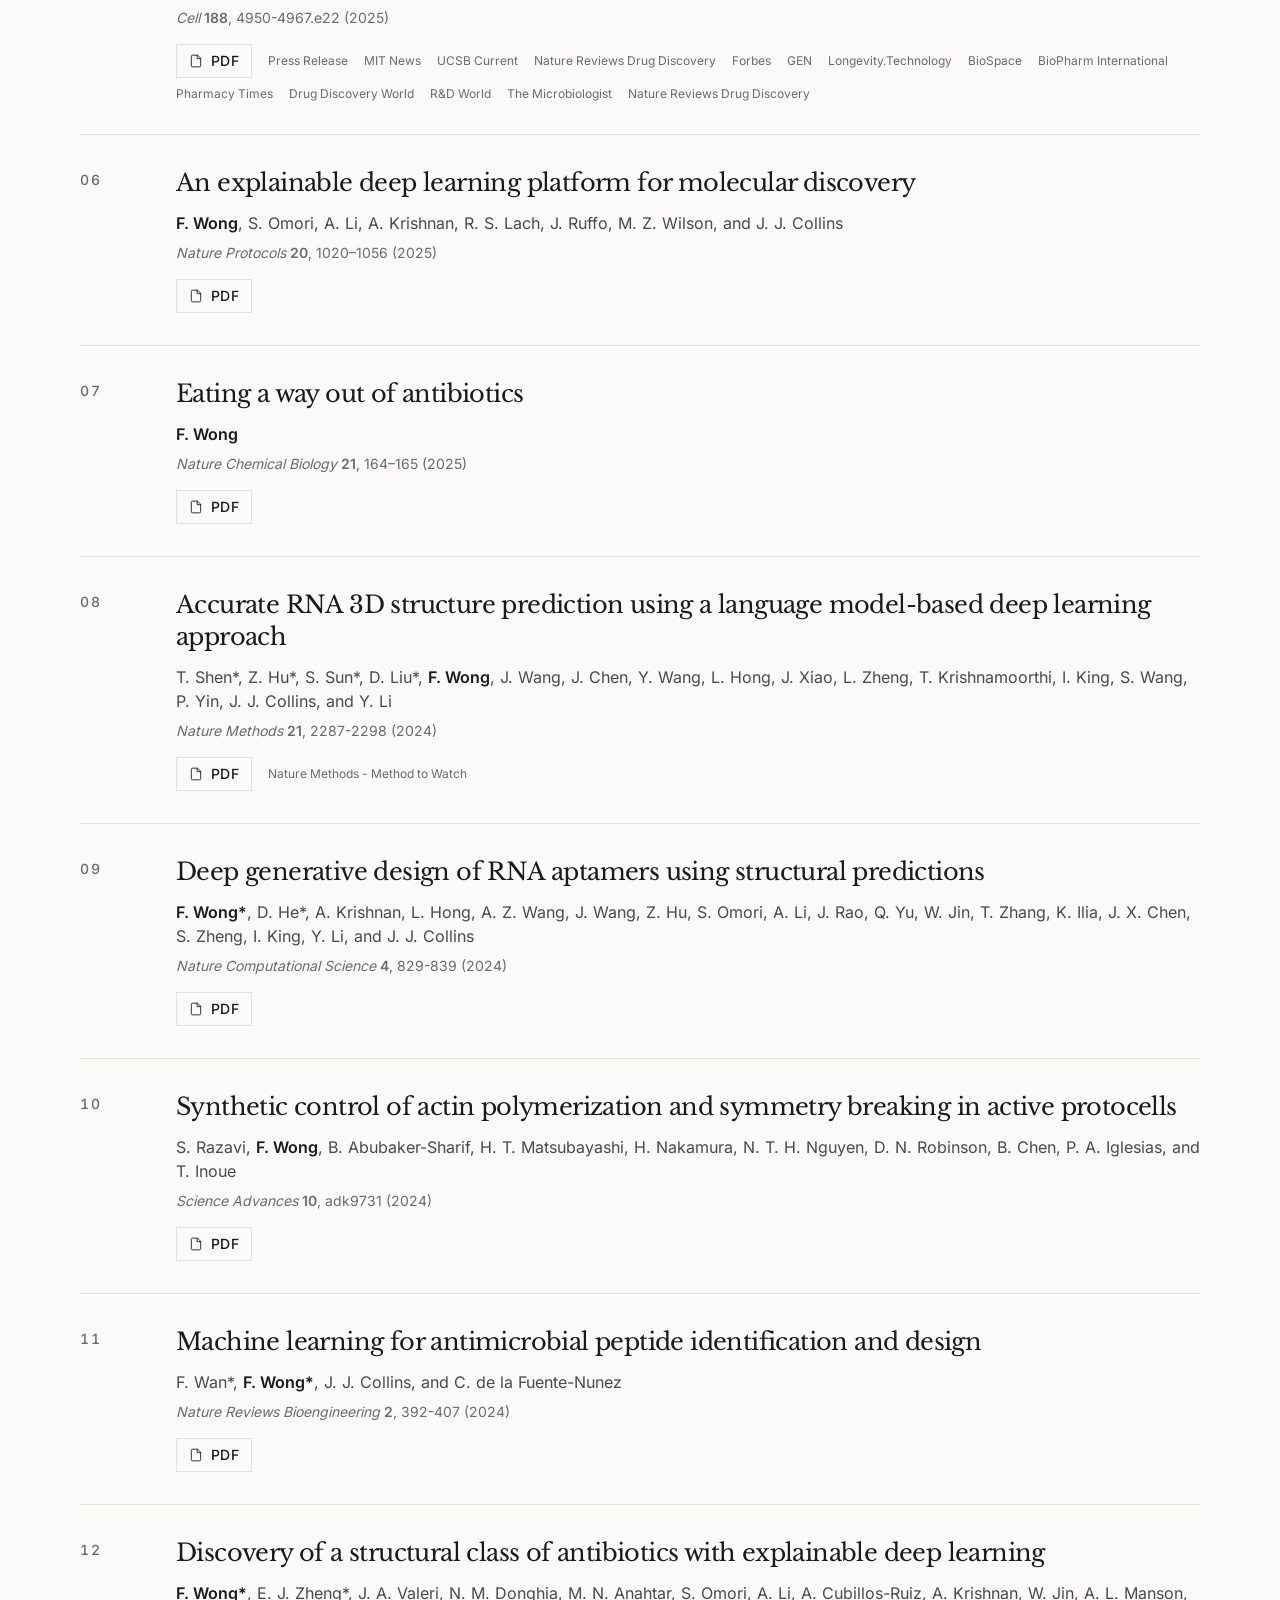
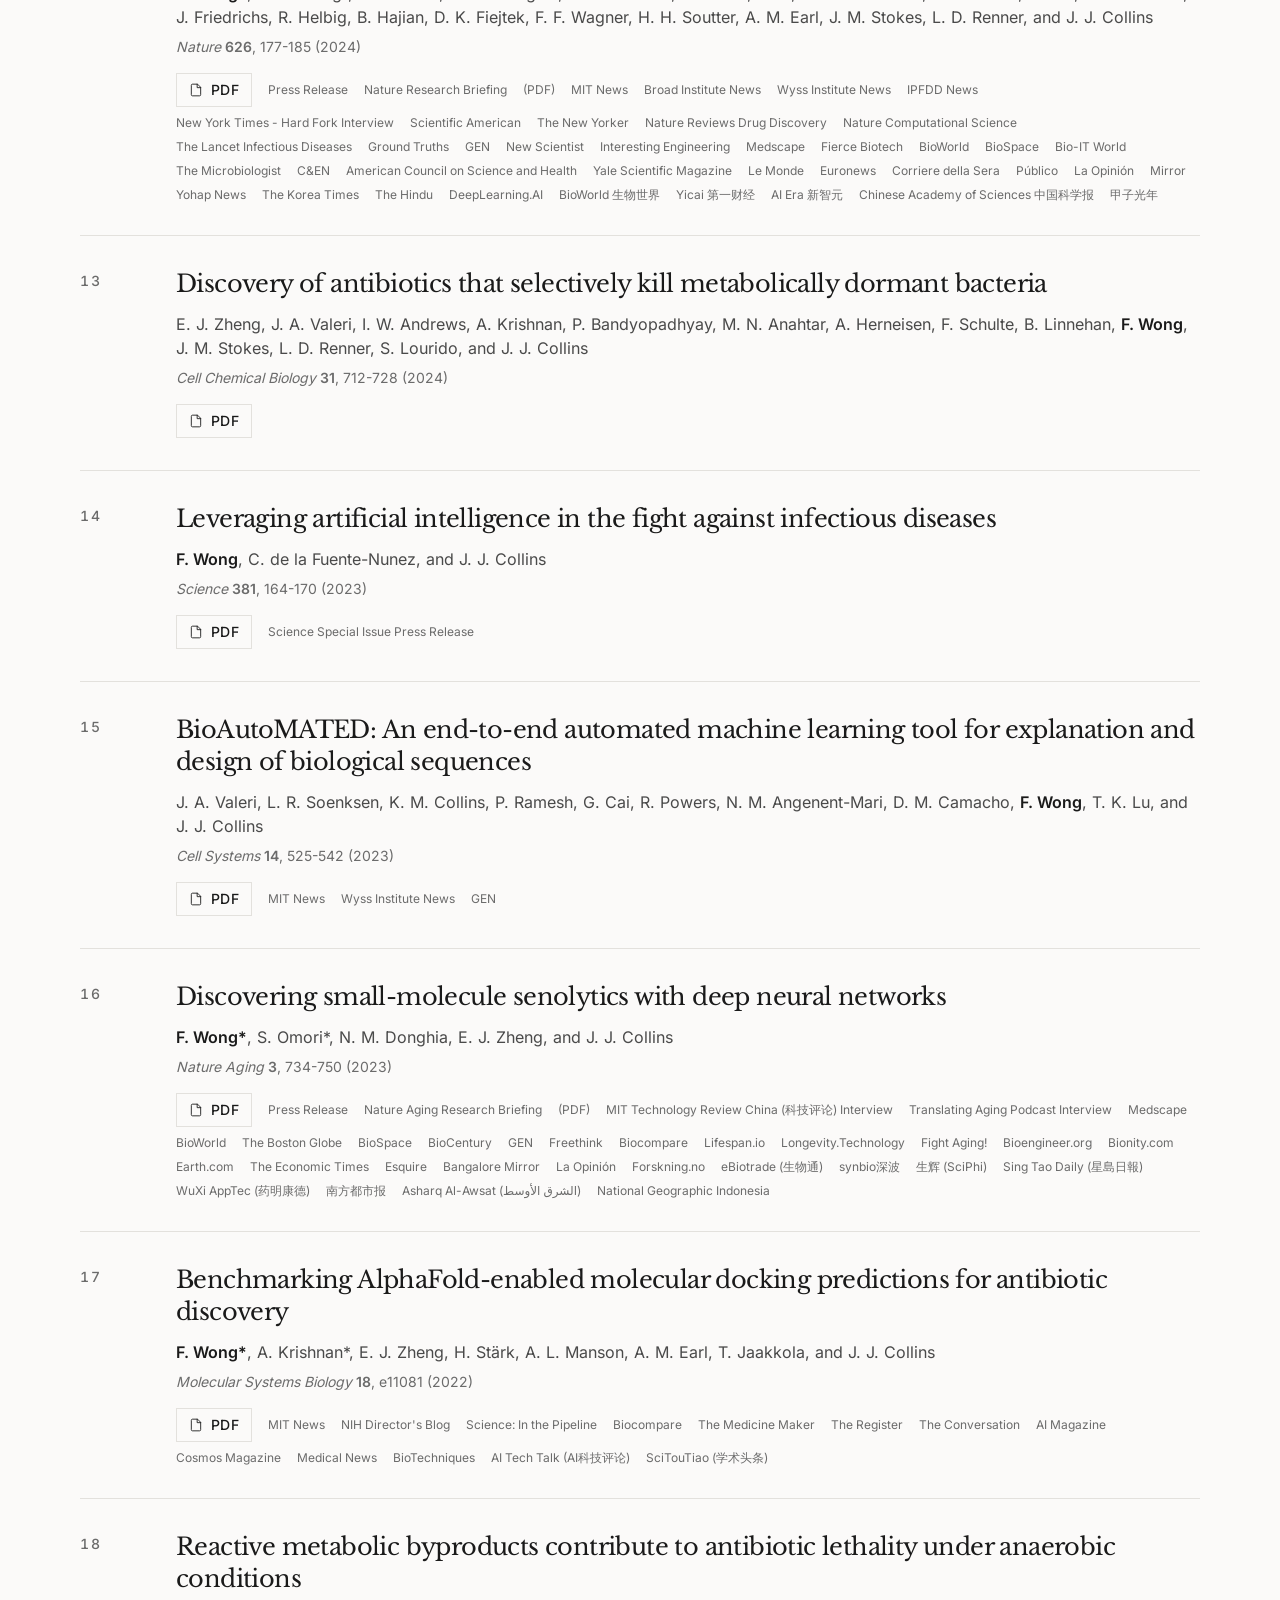
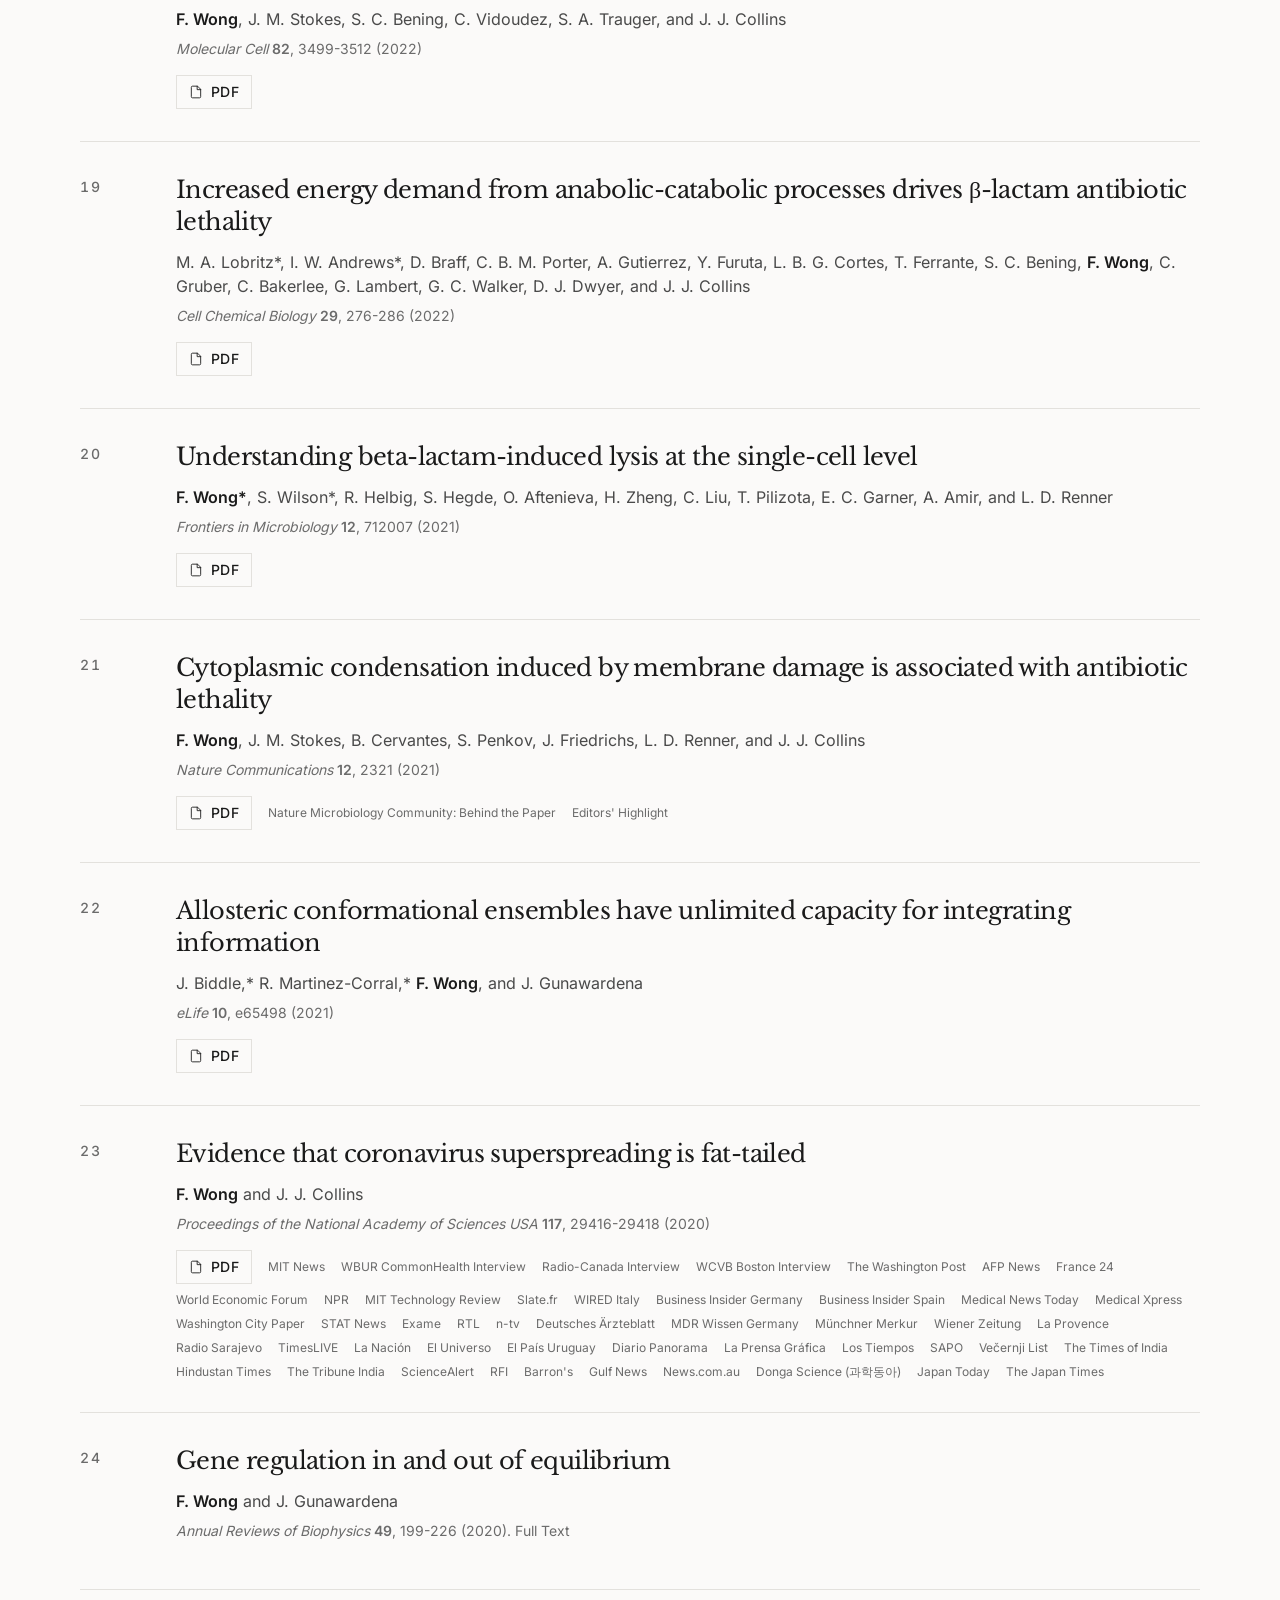
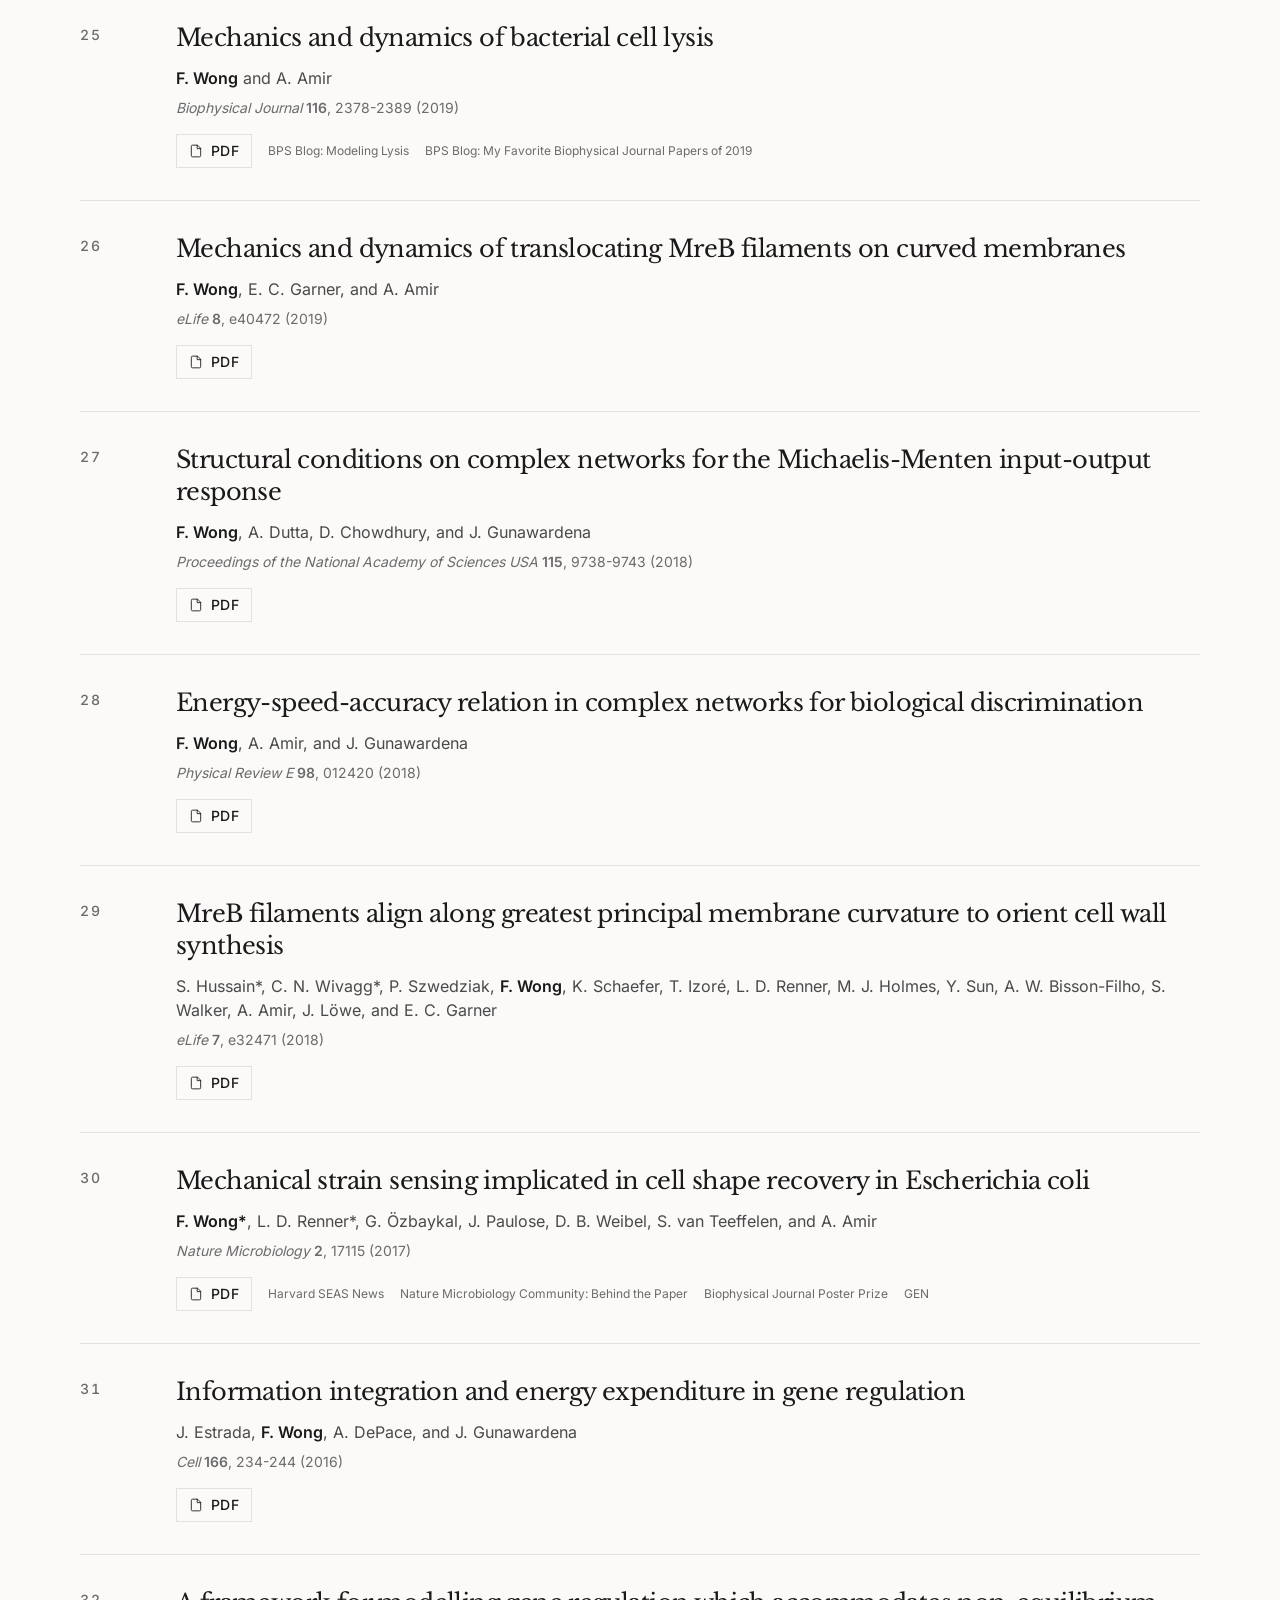
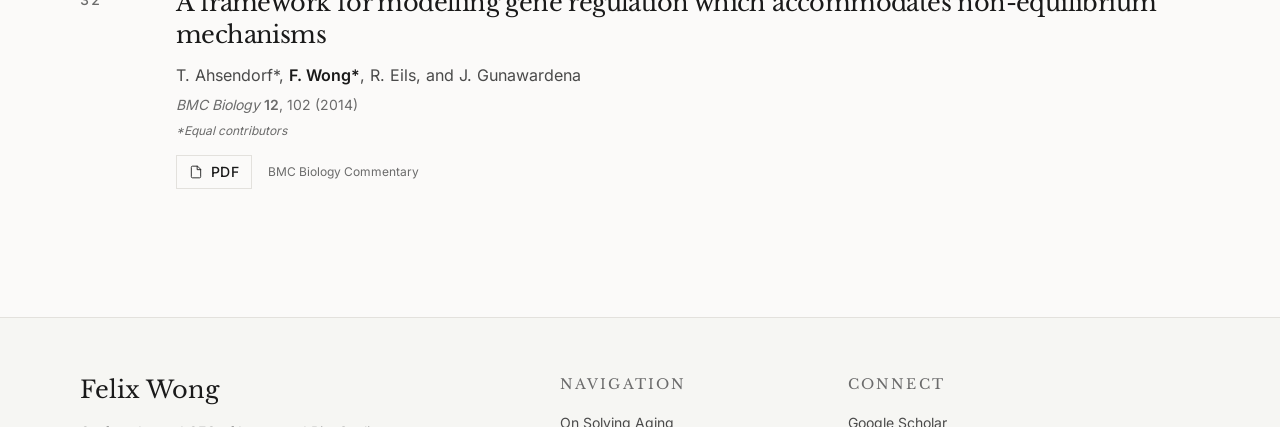
<file: publications/index.html>
<!doctype html>
<html lang="en">
<head>
<meta charset="utf-8">
<meta name="viewport" content="width=device-width, initial-scale=1">
<title>Felix Wong | Publications</title>
<link rel="canonical" href="https://www.felixjwong.com/publications.html">
<meta http-equiv="refresh" content="0; url=/publications.html">
</head>
<body><p>Continue to <a href="/publications.html">Publications</a>.</p></body>
</html>
</file>
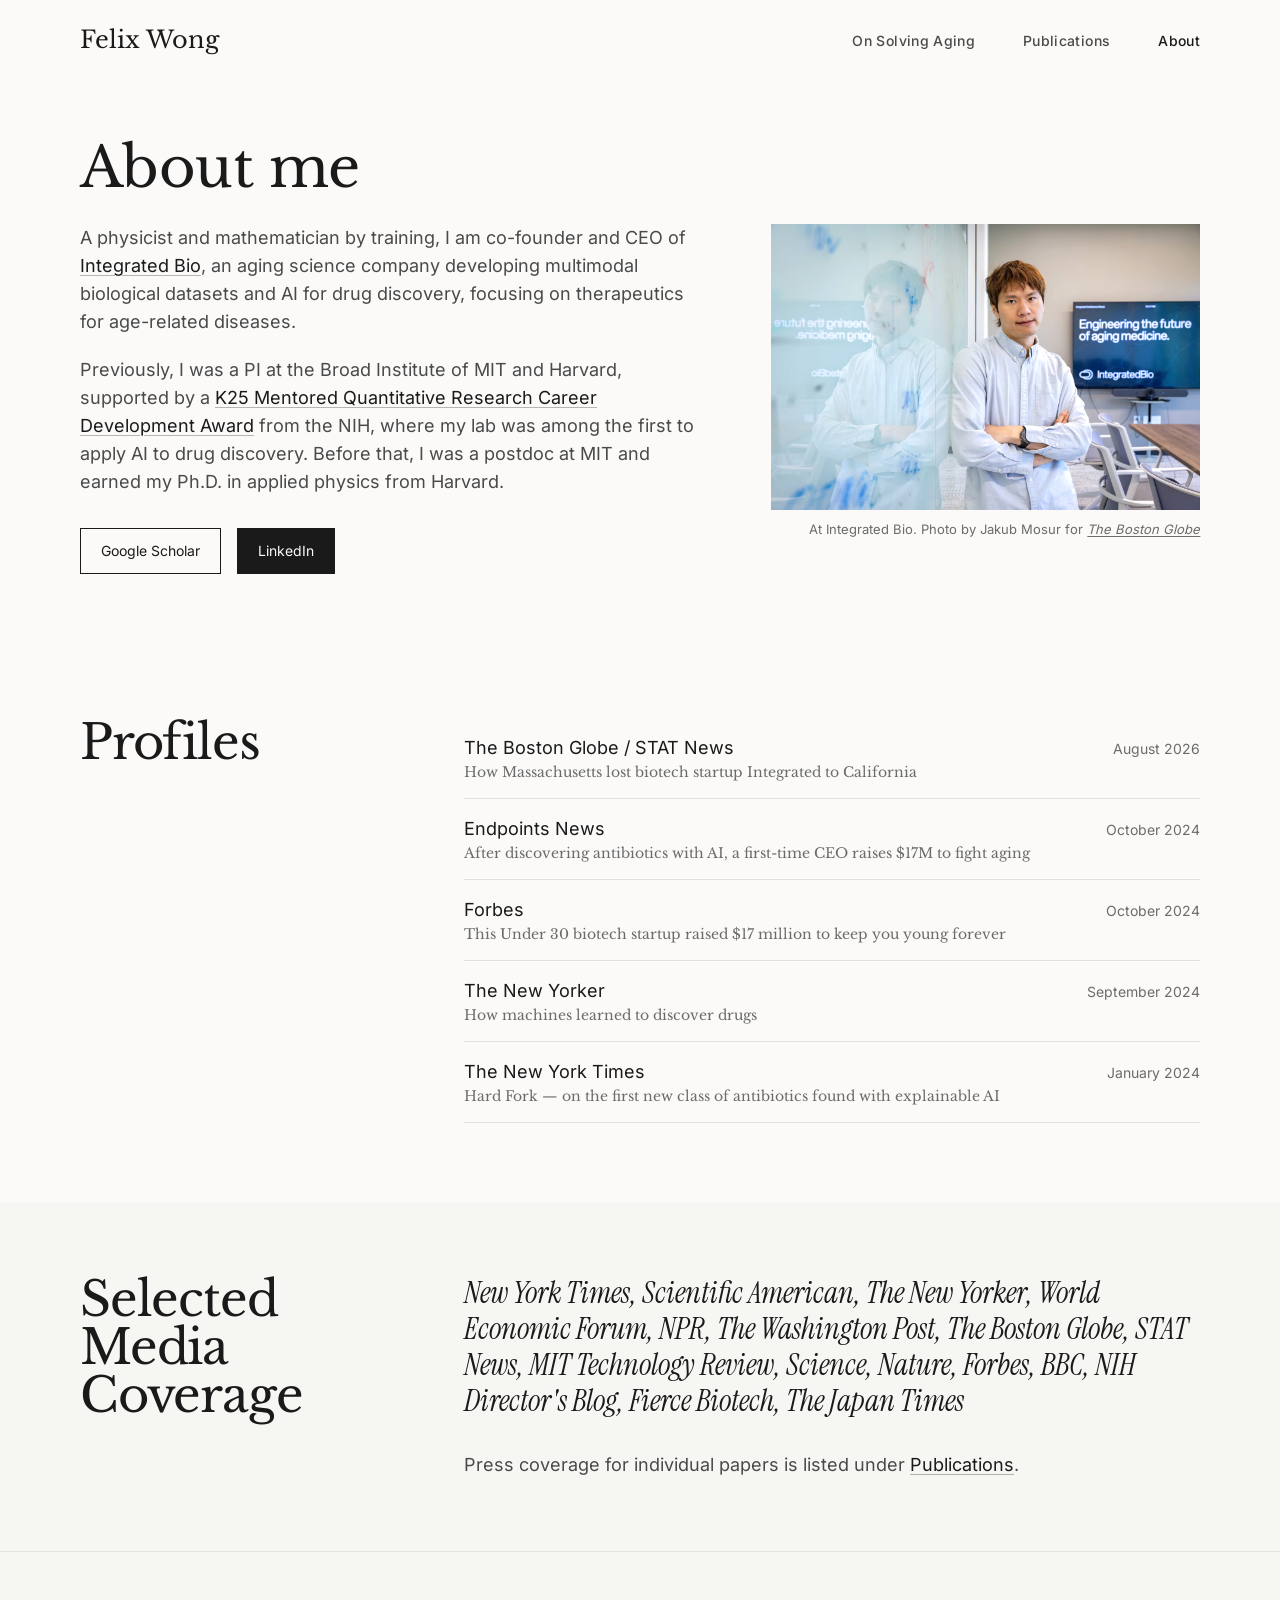
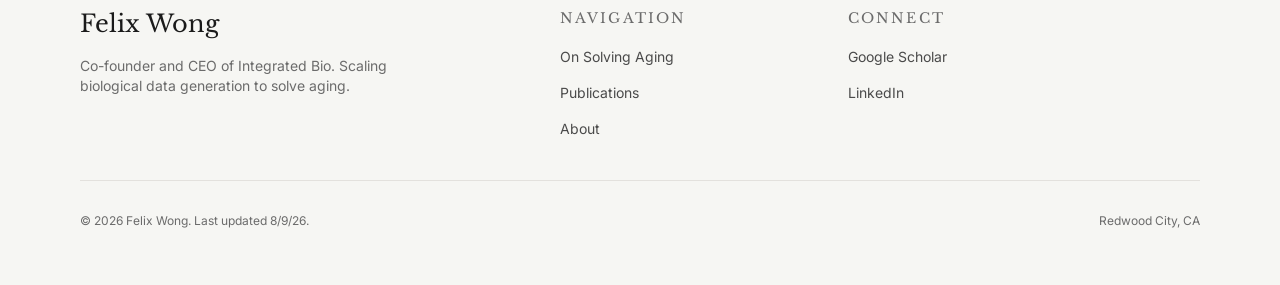
<file: about.html>
<!doctype html>
<html lang="en">
<head>
<meta charset="UTF-8" />
<meta name="viewport" content="width=device-width, initial-scale=1.0" />
<title>Felix Wong | About</title>
<meta name="description" content="Felix Wong is co-founder and CEO of Integrated Bio, formerly a PI at MIT. Scaling biological data generation to solve aging.">
<meta name="author" content="Felix Wong" />
<meta property="og:type" content="website">
<meta property="og:title" content="Felix Wong | About">
<meta property="og:description" content="Felix Wong is co-founder and CEO of Integrated Bio, formerly a PI at MIT. Scaling biological data generation to solve aging.">
<meta name="twitter:card" content="summary_large_image">
<meta property="og:site_name" content="Felix Wong">
<meta property="og:url" content="https://www.felixjwong.com/about.html">
<link rel="canonical" href="https://www.felixjwong.com/about.html">
<link rel="stylesheet" href="styles.css">
<link rel="stylesheet" href="font-faces.css?v=all-titles-libre-2">
<link rel="stylesheet" href="typography.css?v=all-titles-libre-2">
</head>
<body class="page-about"><div class="min-h-dvh flex flex-col bg-background">
<a href="#main-content" class="skip-link">Skip to main content</a>
<header class="site-header" id="site-header">
  <div class="container-editorial px-6 md:px-12 lg:px-20">
    <nav class="flex items-center justify-between">
      <a href="index.html" class="font-serif text-xl md:text-2xl text-ink transition-opacity duration-300 hover:opacity-70">Felix Wong</a>
      <ul class="hidden md:flex items-center gap-8 lg:gap-12"><li><a href="manifesto.html" class="editorial-link text-sm font-medium tracking-wide text-ink-light transition-colors duration-300 hover:text-ink">On Solving Aging</a></li><li><a href="publications.html" class="editorial-link text-sm font-medium tracking-wide text-ink-light transition-colors duration-300 hover:text-ink">Publications</a></li><li><a href="about.html" class="editorial-link text-sm font-medium tracking-wide text-ink transition-colors duration-300 hover:text-ink">About</a></li></ul>
      <button id="menu-open" class="md:hidden p-2 -mr-2 text-ink transition-opacity duration-300 hover:opacity-70" aria-label="Open menu">
        <svg width="24" height="24" viewBox="0 0 24 24" fill="none" stroke="currentColor" stroke-width="1.5" stroke-linecap="round" stroke-linejoin="round"><line x1="4" x2="20" y1="12" y2="12"/><line x1="4" x2="20" y1="6" y2="6"/><line x1="4" x2="20" y1="18" y2="18"/></svg>
      </button>
    </nav>
  </div>
</header>
<div id="mobile-menu" class="mobile-menu md:hidden" aria-hidden="true">
  <div class="flex flex-col h-full px-6 py-6">
    <div class="flex items-center justify-between">
      <a href="index.html" class="font-serif text-xl text-ink">Felix Wong</a>
      <button id="menu-close" class="p-2 -mr-2 text-ink transition-opacity duration-300 hover:opacity-70" aria-label="Close menu">
        <svg width="24" height="24" viewBox="0 0 24 24" fill="none" stroke="currentColor" stroke-width="1.5" stroke-linecap="round" stroke-linejoin="round"><path d="M18 6 6 18"/><path d="m6 6 12 12"/></svg>
      </button>
    </div>
    <nav class="flex-1 flex flex-col justify-center">
      <ul class="space-y-8"><li><a href="manifesto.html" class="font-serif text-4xl text-ink-light transition-colors duration-300 hover:text-ink">On Solving Aging</a></li><li><a href="publications.html" class="font-serif text-4xl text-ink-light transition-colors duration-300 hover:text-ink">Publications</a></li><li><a href="about.html" class="font-serif text-4xl text-ink transition-colors duration-300 hover:text-ink">About</a></li></ul>
    </nav>
    <div class="pt-8 border-t border-divider">
      <div class="flex gap-6">
        <a href="https://scholar.google.com/citations?hl=en&user=tXD1nAcAAAAJ" target="_blank" rel="noopener noreferrer" class="text-sm text-ink-muted transition-colors duration-300 hover:text-ink">Google Scholar</a>
        <a href="https://www.linkedin.com/in/felixjwong/" target="_blank" rel="noopener noreferrer" class="text-sm text-ink-muted transition-colors duration-300 hover:text-ink">LinkedIn</a>
      </div>
    </div>
  </div>
</div><main id="main-content" class="flex-1">
<section class="pt-32 md:pt-40 pb-16 px-6 md:px-12 lg:px-20">
  <div class="container-editorial">
    <div class="reveal"><p class="eyebrow mb-6"></p><h1 class="text-ink mb-12">About me</h1></div>
    <div class="grid grid-cols-1 lg:grid-cols-12 gap-12 lg:gap-16">
      <div class="lg:col-span-7">
        <div class="reveal" style="transition-delay:100ms"><p>A physicist and mathematician by training, I am co-founder and CEO of <a href="https://integratedbio.com/" target="_blank" rel="noopener noreferrer" class="editorial-link text-link">Integrated Bio</a>, an aging science company developing multimodal biological datasets and AI for drug discovery, focusing on therapeutics for age-related diseases.</p></div>
        <div class="reveal" style="transition-delay:100ms;padding-top:20px"><p>
          Previously, I was a PI at the Broad Institute of MIT and Harvard, supported by a <a href="https://researchtraining.nih.gov/programs/career-development" target="_blank" rel="noopener noreferrer" class="editorial-link text-link">K25 Mentored Quantitative Research Career Development Award</a> from the NIH, where my lab was among the first to apply AI to drug discovery. Before that, I was a postdoc at MIT and earned my Ph.D. in applied physics from Harvard.</p></div>
        <div class="reveal" style="transition-delay:200ms"><div class="mt-8 flex flex-wrap gap-4"><a href="https://scholar.google.com/citations?hl=en&user=tXD1nAcAAAAJ" target="_blank" rel="noopener noreferrer" class="border border-link px-5 py-3 text-sm text-link transition-colors duration-300 hover:bg-cream-dark">Google Scholar</a><a href="https://www.linkedin.com/in/felixjwong/" target="_blank" rel="noopener noreferrer" class="border border-link bg-link px-5 py-3 text-sm text-cream transition-opacity duration-300 hover:opacity-80">LinkedIn</a></div></div>
      </div>
      <div class="lg:col-span-5"><div class="reveal" style="transition-delay:150ms"><img src="./felix-boston-globe.png" alt="Portrait of Felix Wong" class="w-full h-auto" loading="lazy" onerror="this.onerror=null;this.src='assets/placeholder.svg';this.classList.add('img-fallback')"><div style="text-align:right;padding-top:6px">
         At Integrated Bio. Photo by Jakub Mosur for <i><a href="https://www.bostonglobe.com/2026/08/05/business/integrated-biosciences-massachusetts-biotech-startup-california/">The Boston Globe</a></i>
       </div></div></div>
    </div>
  </div>
</section>



<section id="press" class="py-16 md:py-20 px-6 md:px-12 lg:px-20">
  <div class="container-editorial grid grid-cols-1 md:grid-cols-12 gap-8">
    <div class="reveal"><h2 class="text-ink md:col-span-4">Profiles</h2></div>
    <div class="md:col-span-8 md:col-start-5"><div class="reveal"><a href="https://www.bostonglobe.com/2026/08/05/business/integrated-biosciences-massachusetts-biotech-startup-california/" target="_blank" rel="noopener noreferrer" class="group flex flex-wrap items-baseline justify-between gap-x-6 gap-y-1 py-4 border-b border-divider"><div><p class="text-ink transition-colors duration-300 group-hover:text-link">The Boston Globe / STAT News</p><p class="profile-title text-sm text-ink-muted">How Massachusetts lost biotech startup Integrated to California</p></div><p class="text-sm text-ink-muted whitespace-nowrap">August 2026</p></a></div><div class="reveal" style="transition-delay:60ms"><a href="https://endpoints.news/exclusive-after-discovering-antibiotics-with-ai-a-31-year-old-first-time-ceo-raises-17m-to-fight-aging/" target="_blank" rel="noopener noreferrer" class="group flex flex-wrap items-baseline justify-between gap-x-6 gap-y-1 py-4 border-b border-divider"><div><p class="text-ink transition-colors duration-300 group-hover:text-link">Endpoints News</p><p class="profile-title text-sm text-ink-muted">After discovering antibiotics with AI, a first-time CEO raises $17M to fight aging</p></div><p class="text-sm text-ink-muted whitespace-nowrap">October 2024</p></a></div><div class="reveal" style="transition-delay:120ms"><a href="https://www.forbes.com/sites/zoyahasan/2024/10/04/this-under-30-biotech-startup-raised-17-million-to-keep-you-young-forever/" target="_blank" rel="noopener noreferrer" class="group flex flex-wrap items-baseline justify-between gap-x-6 gap-y-1 py-4 border-b border-divider"><div><p class="text-ink transition-colors duration-300 group-hover:text-link">Forbes</p><p class="profile-title text-sm text-ink-muted">This Under 30 biotech startup raised $17 million to keep you young forever</p></div><p class="text-sm text-ink-muted whitespace-nowrap">October 2024</p></a></div><div class="reveal" style="transition-delay:180ms"><a href="https://www.newyorker.com/magazine/2024/09/09/how-machines-learned-to-discover-drugs" target="_blank" rel="noopener noreferrer" class="group flex flex-wrap items-baseline justify-between gap-x-6 gap-y-1 py-4 border-b border-divider"><div><p class="text-ink transition-colors duration-300 group-hover:text-link">The New Yorker</p><p class="profile-title text-sm text-ink-muted">How machines learned to discover drugs</p></div><p class="text-sm text-ink-muted whitespace-nowrap">September 2024</p></a></div><div class="reveal" style="transition-delay:240ms"><a href="https://www.nytimes.com/2024/01/12/podcasts/hard-fork-substack-controversy-musk-drugs.html" target="_blank" rel="noopener noreferrer" class="group flex flex-wrap items-baseline justify-between gap-x-6 gap-y-1 py-4 border-b border-divider"><div><p class="text-ink transition-colors duration-300 group-hover:text-link">The New York Times</p><p class="profile-title text-sm text-ink-muted">Hard Fork — on the first new class of antibiotics found with explainable AI</p></div><p class="text-sm text-ink-muted whitespace-nowrap">January 2024</p></a></div></div>
  </div>
</section>

<section id="media" class="py-16 md:py-24 px-6 md:px-12 lg:px-20 bg-cream-dark">
  <div class="container-editorial grid grid-cols-1 md:grid-cols-12 gap-8">
    <div class="reveal"><h2 class="text-ink md:col-span-4">Selected Media Coverage</h2></div>
    <div class="md:col-span-8 md:col-start-5">
      <div class="reveal" style="transition-delay:100ms">
        <p class="font-serif text-2xl md:text-3xl italic text-ink leading-relaxed">New York Times, Scientific American, The New Yorker, World Economic Forum, NPR, The Washington Post, The Boston Globe, STAT News, MIT Technology Review, Science, Nature, Forbes, BBC, NIH Director's Blog, Fierce Biotech, The Japan Times</p>
        <p class="mt-8 text-ink-light">Press coverage for individual papers is listed under <a href="publications.html" class="editorial-link text-link">Publications</a>.</p>
      </div>
    </div>
  </div>
</section></main>
<footer class="bg-cream-dark border-t border-divider">
  <div class="container-editorial px-6 md:px-12 lg:px-20 py-16 md:py-20">
    <div class="grid grid-cols-1 md:grid-cols-12 gap-12 md:gap-8">
      <div class="md:col-span-4">
        <a href="index.html" class="font-serif text-2xl text-ink transition-opacity duration-300 hover:opacity-70">Felix Wong</a>
        <p class="mt-4 text-sm text-ink-muted max-w-xs">Co-founder and CEO of Integrated Bio. Scaling biological data generation to solve aging.</p>
      </div>
      <div class="md:col-span-3 md:col-start-6">
        <h4 class="eyebrow mb-4">Navigation</h4>
        <ul class="space-y-3"><li><a href="manifesto.html" class="text-sm text-ink-light transition-colors duration-300 hover:text-link">On Solving Aging</a></li><li><a href="publications.html" class="text-sm text-ink-light transition-colors duration-300 hover:text-link">Publications</a></li><li><a href="about.html" class="text-sm text-ink-light transition-colors duration-300 hover:text-link">About</a></li></ul>
      </div>
      <div class="md:col-span-3">
        <h4 class="eyebrow mb-4">Connect</h4>
        <ul class="space-y-3"><li><a href="https://scholar.google.com/citations?hl=en&user=tXD1nAcAAAAJ" target="_blank" rel="noopener noreferrer" class="text-sm text-ink-light transition-colors duration-300 hover:text-link">Google Scholar</a></li><li><a href="https://www.linkedin.com/in/felixjwong/" target="_blank" rel="noopener noreferrer" class="text-sm text-ink-light transition-colors duration-300 hover:text-link">LinkedIn</a></li></ul>
      </div>
    </div>
    <div class="mt-16 pt-8 border-t border-divider flex flex-col md:flex-row md:items-center justify-between gap-4">
      <p class="text-xs text-ink-muted">© 2026 Felix Wong. Last updated 8/9/26.</p>
      <div class="flex items-center gap-6">
        <p class="text-xs text-ink-muted">Redwood City, CA</p>
      </div>
    </div>
  </div>
</footer></div><script src="main.js"></script></body></html>
</file>
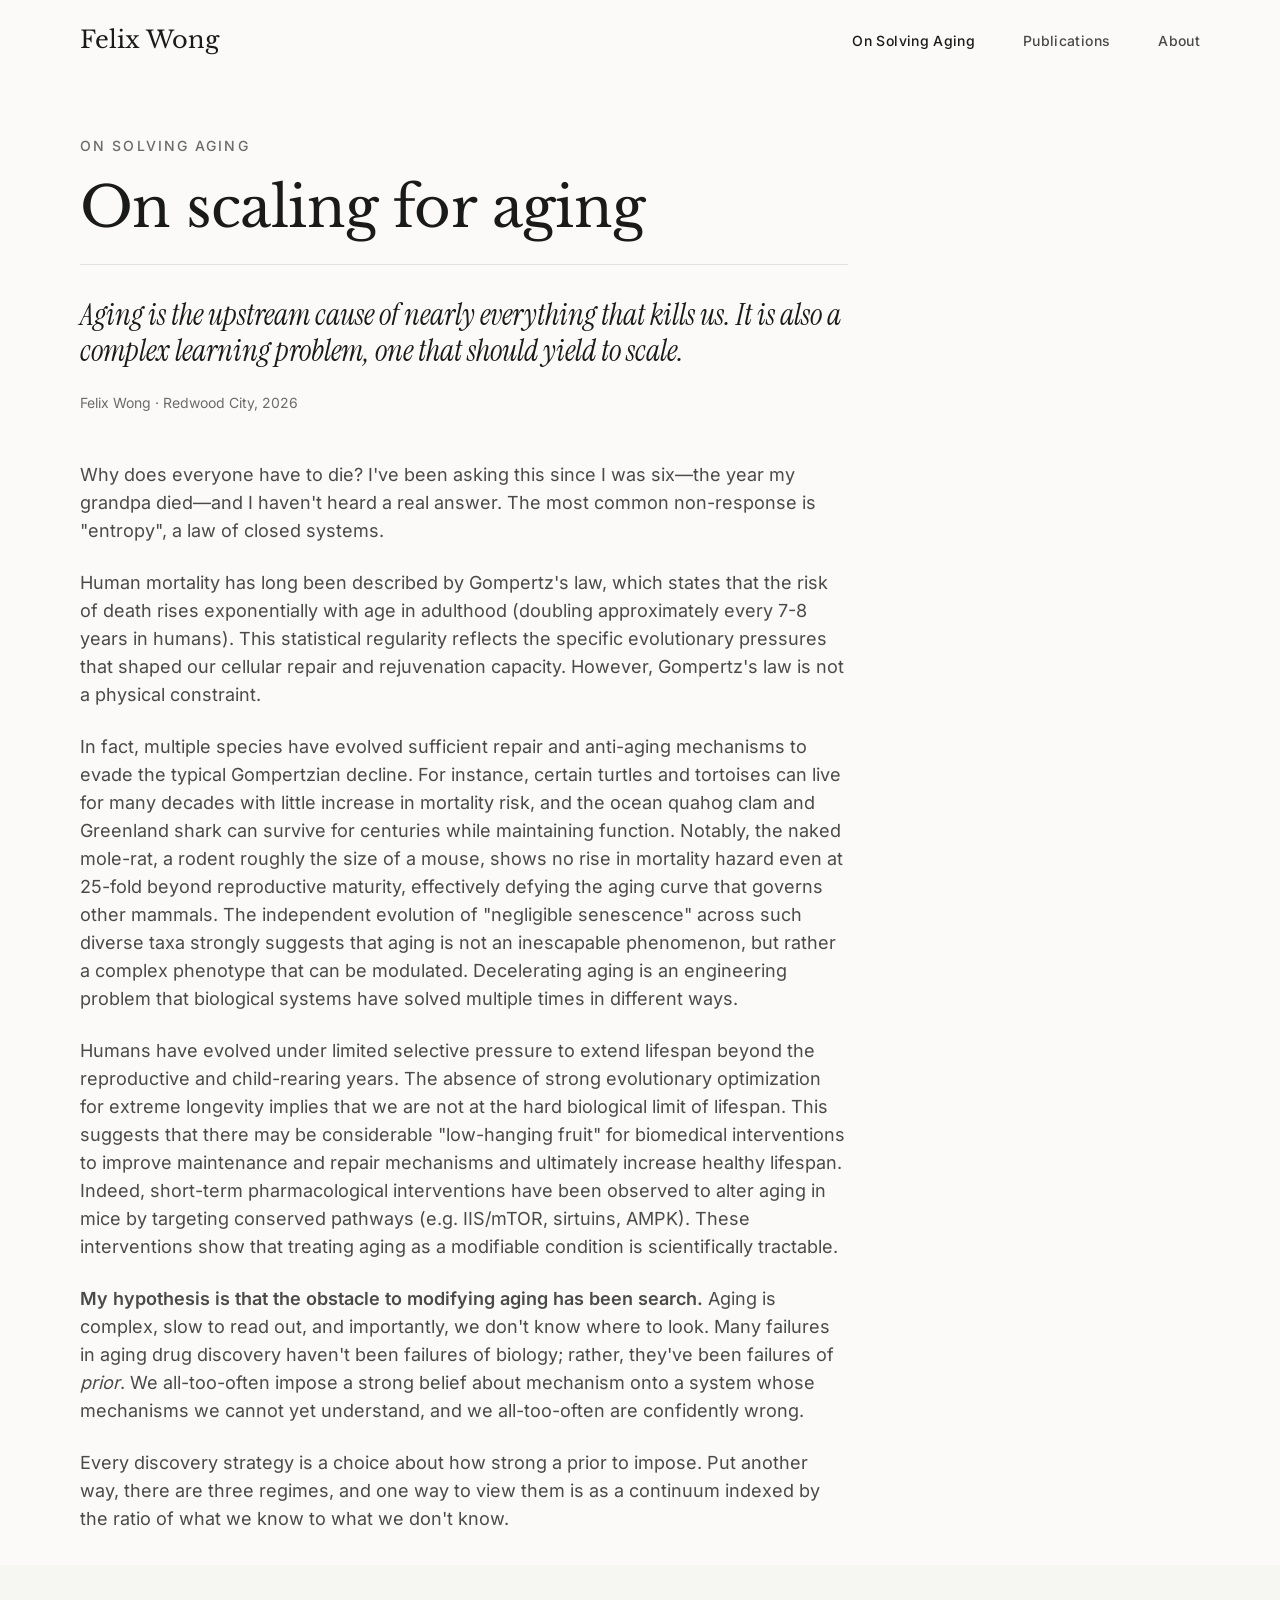
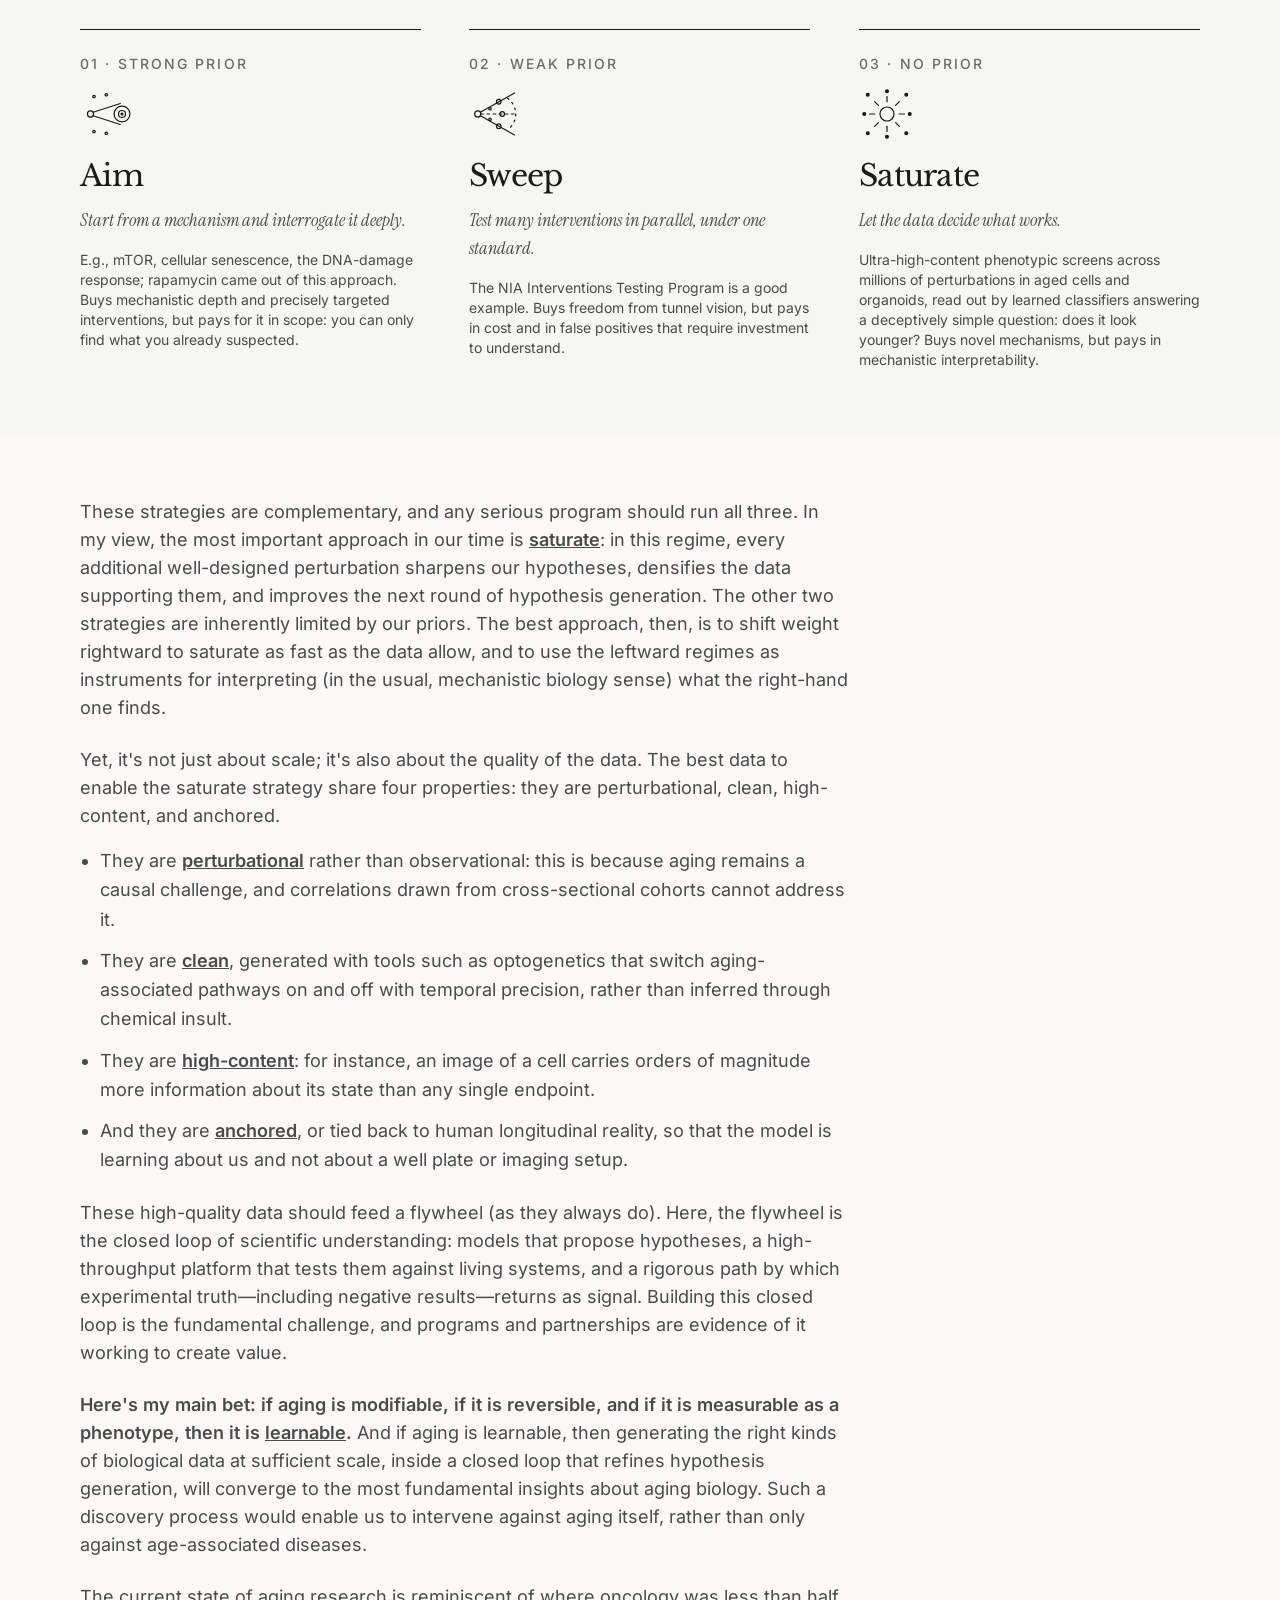
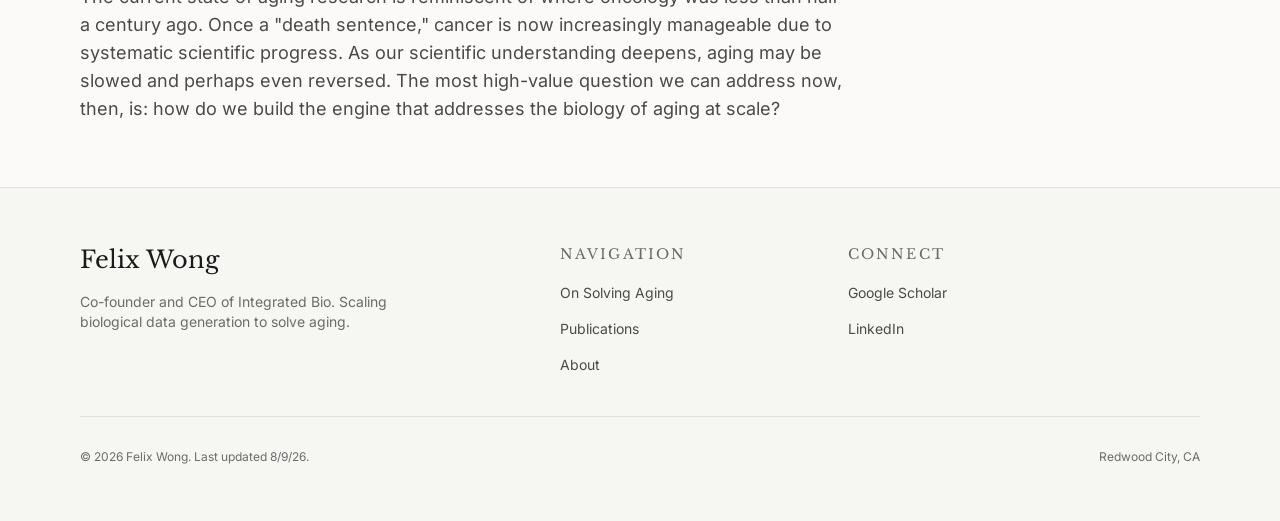
<file: manifesto.html>
<!doctype html>
<html lang="en">
<head>
<meta charset="UTF-8" />
<meta name="viewport" content="width=device-width, initial-scale=1.0" />
<title>Felix Wong | On scaling for aging</title>
<meta name="description" content="Felix Wong is co-founder and CEO of Integrated Bio, formerly a PI at MIT. Scaling biological data generation to solve aging.">
<meta name="author" content="Felix Wong" />
<meta property="og:type" content="website">
<meta property="og:title" content="Felix Wong | On Scaling for Aging">
<meta property="og:description" content="Felix Wong is co-founder and CEO of Integrated Bio, formerly a PI at MIT. Scaling biological data generation to solve aging.">
<meta name="twitter:card" content="summary_large_image">
<meta property="og:site_name" content="Felix Wong">
<meta property="og:url" content="https://www.felixjwong.com/manifesto.html">
<link rel="canonical" href="https://www.felixjwong.com/manifesto.html">
<link rel="stylesheet" href="styles.css">
<link rel="stylesheet" href="font-faces.css?v=all-titles-libre-2">
<link rel="stylesheet" href="typography.css?v=all-titles-libre-2">
</head>
<body class="page-manifesto"><div class="min-h-dvh flex flex-col bg-background">
<a href="#main-content" class="skip-link">Skip to main content</a>
<header class="site-header" id="site-header">
  <div class="container-editorial px-6 md:px-12 lg:px-20">
    <nav class="flex items-center justify-between">
      <a href="index.html" class="font-serif text-xl md:text-2xl text-ink transition-opacity duration-300 hover:opacity-70">Felix Wong</a>
      <ul class="hidden md:flex items-center gap-8 lg:gap-12"><li><a href="manifesto.html" class="editorial-link text-sm font-medium tracking-wide text-ink transition-colors duration-300 hover:text-ink">On Solving Aging</a></li><li><a href="publications.html" class="editorial-link text-sm font-medium tracking-wide text-ink-light transition-colors duration-300 hover:text-ink">Publications</a></li><li><a href="about.html" class="editorial-link text-sm font-medium tracking-wide text-ink-light transition-colors duration-300 hover:text-ink">About</a></li></ul>
      <button id="menu-open" class="md:hidden p-2 -mr-2 text-ink transition-opacity duration-300 hover:opacity-70" aria-label="Open menu">
        <svg width="24" height="24" viewBox="0 0 24 24" fill="none" stroke="currentColor" stroke-width="1.5" stroke-linecap="round" stroke-linejoin="round"><line x1="4" x2="20" y1="12" y2="12"/><line x1="4" x2="20" y1="6" y2="6"/><line x1="4" x2="20" y1="18" y2="18"/></svg>
      </button>
    </nav>
  </div>
</header>
<div id="mobile-menu" class="mobile-menu md:hidden" aria-hidden="true">
  <div class="flex flex-col h-full px-6 py-6">
    <div class="flex items-center justify-between">
      <a href="index.html" class="font-serif text-xl text-ink">Felix Wong</a>
      <button id="menu-close" class="p-2 -mr-2 text-ink transition-opacity duration-300 hover:opacity-70" aria-label="Close menu">
        <svg width="24" height="24" viewBox="0 0 24 24" fill="none" stroke="currentColor" stroke-width="1.5" stroke-linecap="round" stroke-linejoin="round"><path d="M18 6 6 18"/><path d="m6 6 12 12"/></svg>
      </button>
    </div>
    <nav class="flex-1 flex flex-col justify-center">
      <ul class="space-y-8"><li><a href="manifesto.html" class="font-serif text-4xl text-ink transition-colors duration-300 hover:text-ink">On Solving Aging</a></li><li><a href="publications.html" class="font-serif text-4xl text-ink-light transition-colors duration-300 hover:text-ink">Publications</a></li><li><a href="about.html" class="font-serif text-4xl text-ink-light transition-colors duration-300 hover:text-ink">About</a></li></ul>
    </nav>
    <div class="pt-8 border-t border-divider">
      <div class="flex gap-6">
        <a href="https://scholar.google.com/citations?hl=en&user=tXD1nAcAAAAJ" target="_blank" rel="noopener noreferrer" class="text-sm text-ink-muted transition-colors duration-300 hover:text-ink">Google Scholar</a>
        <a href="https://www.linkedin.com/in/felixjwong/" target="_blank" rel="noopener noreferrer" class="text-sm text-ink-muted transition-colors duration-300 hover:text-ink">LinkedIn</a>
      </div>
    </div>
  </div>
</div><main id="main-content" class="flex-1">
<section class="pt-32 md:pt-40 pb-12 px-6 md:px-12 lg:px-20">
  <div class="container-editorial">
    <div class="reveal">
      <p class="eyebrow mb-6">On Solving Aging</p>
      <h1 class="text-ink mb-8 max-w-4xl">On scaling for aging</h1>
    </div>
    <div class="reveal" style="transition-delay:150ms">
      <p id="aging-statement" class="essay-lede font-serif text-2xl md:text-3xl italic text-ink leading-relaxed max-w-3xl border-t border-divider pt-8">
        Aging is the upstream cause of nearly everything that kills us. It is also a complex learning problem, one that should yield to scale.
      </p>
      <p class="mt-6 text-sm text-ink-muted">Felix Wong · Redwood City, 2026</p>
    </div>
  </div>
</section>

<section class="pb-8 px-6 md:px-12 lg:px-20">
  <div class="container-editorial">
    <div class="max-w-3xl">
      <div class="reveal">
        <p>Why does everyone have to die? I've been asking this since I was six—the year my grandpa died—and I
        haven't heard a real answer. The most common non-response is "entropy", a law of closed systems.
      </div>

      <div class="reveal">
        <p class="mt-6">Human mortality has long been described by Gompertz's law, which states that the risk of
        death rises exponentially with age in adulthood (doubling approximately every 7-8 years in humans). This
        statistical regularity reflects the specific evolutionary pressures that shaped our cellular repair and
        rejuvenation capacity. However, Gompertz's law is not a physical constraint.</p>
      </div>

      <div class="reveal">
        <p class="mt-6">In fact, multiple species have evolved sufficient repair and anti-aging mechanisms to evade
        the typical Gompertzian decline. For instance, certain turtles and tortoises can live for many decades with
        little increase in mortality risk, and the ocean quahog clam and Greenland shark can survive for centuries
        while maintaining function. Notably, the naked mole-rat, a rodent roughly the size of a mouse, shows no rise
        in mortality hazard even at 25-fold beyond reproductive maturity, effectively defying the aging curve that
        governs other mammals. The independent evolution of "negligible senescence" across such diverse taxa strongly
        suggests that aging is not an inescapable phenomenon, but rather a complex phenotype that can be modulated.
        Decelerating aging is an engineering problem that biological systems have solved multiple times in different
        ways.</p>
      </div>

      <div class="reveal">
        <p class="mt-6">Humans have evolved under limited selective pressure to extend lifespan beyond the
        reproductive and child-rearing years. The absence of strong evolutionary optimization for extreme longevity
        implies that we are not at the hard biological limit of lifespan. This suggests that there may be
        considerable "low-hanging fruit" for biomedical interventions to improve maintenance and repair mechanisms
        and ultimately increase healthy lifespan. Indeed, short-term pharmacological interventions have been observed
        to alter aging in mice by targeting conserved pathways (e.g. IIS/mTOR, sirtuins, AMPK). These interventions
        show that treating aging as a modifiable condition is scientifically tractable.</p>
      </div>

      <div class="reveal">
        <p class="mt-6"><b>My hypothesis is that the obstacle to modifying aging has been search.</b> Aging is
        complex, slow to read out, and importantly, we don't know where to look. Many failures in aging drug
        discovery haven't been failures of biology; rather, they've been failures of <i>prior</i>. We all-too-often
        impose a strong belief about mechanism onto a system whose mechanisms we cannot yet understand, and we
        all-too-often are confidently wrong.</p>
      </div>

      <div class="reveal">
        <p class="mt-6">Every discovery strategy is a choice about how strong a prior to impose. Put another way,
        there are three regimes, and one way to view them is as a continuum indexed by the ratio of what we know to
        what we don't know.</p>
      </div>
    </div>
  </div>
</section>

<section id="discovery-regimes" class="discovery-regimes py-12 md:py-16 px-6 md:px-12 lg:px-20 bg-cream-dark">
  <div class="container-editorial">
    <div class="grid grid-cols-1 md:grid-cols-3 gap-x-12 gap-y-10">
      <div class="reveal">
        <div class="border-t border-ink pt-6">
          <p class="eyebrow mb-3">01 · Strong prior</p>
          <div class="text-link mb-4"><svg class="regime-icon" viewBox="0 0 64 64" fill="none" stroke="currentColor" stroke-width="1.4" stroke-linecap="round" stroke-linejoin="round" aria-hidden="true"><circle cx="12" cy="32" r="3.5"/><path d="M15 30 L46 20"/><path d="M15 34 L46 44"/><circle cx="48" cy="32" r="9"/><circle cx="48" cy="32" r="4"/><circle cx="48" cy="32" r="1.1" fill="currentColor"/><circle cx="30" cy="10" r="1.4"/><circle cx="30" cy="54" r="1.4"/><circle cx="16" cy="12" r="1.4"/><circle cx="16" cy="52" r="1.4"/></svg></div><h3 class="text-ink mb-3">Aim</h3>
          <p class="font-serif text-lg italic text-ink-light mb-4">Start from a mechanism and interrogate it deeply.</p>
          <p class="text-sm">E.g., mTOR, cellular senescence, the DNA-damage response; rapamycin came out of this
          approach. Buys mechanistic depth and precisely targeted interventions, but pays for it in scope: you can
          only find what you already suspected.</p>
        </div>
      </div>
      <div class="reveal" style="transition-delay:100ms">
        <div class="border-t border-ink pt-6">
          <p class="eyebrow mb-3">02 · Weak prior</p>
          <div class="text-link mb-4"><svg class="regime-icon" viewBox="0 0 64 64" fill="none" stroke="currentColor" stroke-width="1.4" stroke-linecap="round" stroke-linejoin="round" aria-hidden="true"><circle cx="10" cy="32" r="3.5"/><path d="M13 30 L52 8"/><path d="M13 34 L52 56"/><path d="M13.5 32 L52 32" stroke-dasharray="3 4"/><path d="M44 14 A22 22 0 0 1 44 50" stroke-dasharray="2 5"/><circle cx="34" cy="18" r="2.6"/><circle cx="38" cy="32" r="2.6"/><circle cx="34" cy="46" r="2.6"/><circle cx="24" cy="26" r="1.4"/><circle cx="24" cy="38" r="1.4"/></svg></div><h3 class="text-ink mb-3">Sweep</h3>
          <p class="font-serif text-lg italic text-ink-light mb-4">Test many interventions in parallel, under one standard.</p>
          <p class="text-sm">The NIA Interventions Testing Program is a good example. Buys freedom from tunnel
          vision, but pays in cost and in false positives that require investment to understand.</p>
        </div>
      </div>
      <div class="reveal" style="transition-delay:200ms">
        <div class="border-t border-ink pt-6">
          <p class="eyebrow mb-3">03 · No prior</p>
          <div class="text-link mb-4"><svg class="regime-icon" viewBox="0 0 64 64" fill="none" stroke="currentColor" stroke-width="1.4" stroke-linecap="round" stroke-linejoin="round" aria-hidden="true"><circle cx="32" cy="32" r="8"/><path d="M32 12 L32 18"/><path d="M32 46 L32 52"/><path d="M12 32 L18 32"/><path d="M46 32 L52 32"/><path d="M17.9 17.9 L22.2 22.2"/><path d="M41.8 41.8 L46.1 46.1"/><path d="M46.1 17.9 L41.8 22.2"/><path d="M22.2 41.8 L17.9 46.1"/><circle cx="10" cy="10" r="1.6" fill="currentColor"/><circle cx="32" cy="6" r="1.6" fill="currentColor"/><circle cx="54" cy="10" r="1.6" fill="currentColor"/><circle cx="6" cy="32" r="1.6" fill="currentColor"/><circle cx="58" cy="32" r="1.6" fill="currentColor"/><circle cx="10" cy="54" r="1.6" fill="currentColor"/><circle cx="32" cy="58" r="1.6" fill="currentColor"/><circle cx="54" cy="54" r="1.6" fill="currentColor"/></svg></div><h3 class="text-ink mb-3">Saturate</h3>
          <p class="font-serif text-lg italic text-ink-light mb-4">Let the data decide what works.</p>
          <p class="text-sm">Ultra-high-content phenotypic screens across millions of perturbations in aged cells and
          organoids, read out by learned classifiers answering a deceptively simple question: does it look younger?
          Buys novel mechanisms, but pays in mechanistic interpretability.</p>
        </div>
      </div>
    </div>
  </div>
</section>

<section class="py-12 md:py-16 px-6 md:px-12 lg:px-20">
  <div class="container-editorial">
    <div class="max-w-3xl">
      <div class="reveal">
        <p>These strategies are complementary, and any serious program should run all three. In my view, the most
        important approach in our time is <u><b>saturate</b></u>: in this regime, every additional well-designed perturbation
        sharpens our hypotheses, densifies the data supporting them, and improves the next round of hypothesis
        generation. The other two strategies are inherently limited by our priors. The best approach, then, is to shift
        weight rightward to saturate as fast as the data allow, and to use the leftward regimes as instruments for
        interpreting (in the usual, mechanistic biology sense) what the right-hand one finds.</p>
      </div>

      <div class="reveal">
        <p class="mt-6">Yet, it's not just about scale; it's also about the quality of the data. The best data to
        enable the saturate strategy share four properties: they are perturbational, clean, high-content, and
        anchored.</p>
        <ul class="mt-4 space-y-3" style="list-style:disc;padding-left:1.25rem;color:hsl(var(--ink-light));font-size:1.125rem;line-height:1.625">
          <li>They are <u><b>perturbational</b></u> rather than observational: this is because aging remains a
          causal challenge, and correlations drawn from cross-sectional cohorts cannot address it.</li>
          <li>They are <u><b>clean</b></u>, generated with tools such as optogenetics that switch aging-associated
          pathways on and off with temporal precision, rather than inferred through chemical insult.</li>
          <li>They are <u><b>high-content</b></u>: for instance, an image of a cell carries orders of magnitude more
          information about its state than any single endpoint.</li>
          <li>And they are <u><b>anchored</b></u>, or tied back to human longitudinal reality, so that the model is
          learning about us and not about a well plate or imaging setup.</li>
        </ul>
      </div>

      <div class="reveal">
        <p class="mt-6">These high-quality data should feed a flywheel (as they always do). Here, the flywheel is
        the closed loop of scientific understanding: models that propose hypotheses, a high-throughput platform that
        tests them against living systems, and a rigorous path by which experimental truth—including negative
        results—returns as signal. Building this closed loop is the fundamental challenge, and programs and
        partnerships are evidence of it working to create value.</p>
      </div>

      <div class="reveal">
        <p class="mt-6"><b>Here's my main bet: if aging is modifiable, if it is reversible, and if it is measurable
        as a phenotype, then it is <u>learnable</u>.</b> And if aging is learnable, then generating the right kinds of
        biological data at sufficient scale, inside a closed loop that refines hypothesis generation, will converge
        to the most fundamental insights about aging biology. Such a discovery process would enable us to intervene
        against aging itself, rather than only against age-associated diseases.</p>
      </div>

      <div class="reveal">
        <p class="mt-6">The current state of aging research is reminiscent of where oncology was less than half a
        century ago. Once a "death sentence," cancer is now increasingly manageable due to systematic scientific
        progress. As our scientific understanding deepens, aging may be slowed and perhaps even reversed. The most
        high-value question we can address now, then, is: how do we build the engine that addresses the biology of
        aging at scale?</p>
      </div>
    </div>
  </div>
</section>

</main>
<footer class="bg-cream-dark border-t border-divider">
  <div class="container-editorial px-6 md:px-12 lg:px-20 py-16 md:py-20">
    <div class="grid grid-cols-1 md:grid-cols-12 gap-12 md:gap-8">
      <div class="md:col-span-4">
        <a href="index.html" class="font-serif text-2xl text-ink transition-opacity duration-300 hover:opacity-70">Felix Wong</a>
        <p class="mt-4 text-sm text-ink-muted max-w-xs">Co-founder and CEO of Integrated Bio. Scaling biological data generation to solve aging.</p>
      </div>
      <div class="md:col-span-3 md:col-start-6">
        <h4 class="eyebrow mb-4">Navigation</h4>
        <ul class="space-y-3"><li><a href="manifesto.html" class="text-sm text-ink-light transition-colors duration-300 hover:text-link">On Solving Aging</a></li><li><a href="publications.html" class="text-sm text-ink-light transition-colors duration-300 hover:text-link">Publications</a></li><li><a href="about.html" class="text-sm text-ink-light transition-colors duration-300 hover:text-link">About</a></li></ul>
      </div>
      <div class="md:col-span-3">
        <h4 class="eyebrow mb-4">Connect</h4>
        <ul class="space-y-3"><li><a href="https://scholar.google.com/citations?hl=en&user=tXD1nAcAAAAJ" target="_blank" rel="noopener noreferrer" class="text-sm text-ink-light transition-colors duration-300 hover:text-link">Google Scholar</a></li><li><a href="https://www.linkedin.com/in/felixjwong/" target="_blank" rel="noopener noreferrer" class="text-sm text-ink-light transition-colors duration-300 hover:text-link">LinkedIn</a></li></ul>
      </div>
    </div>
    <div class="mt-16 pt-8 border-t border-divider flex flex-col md:flex-row md:items-center justify-between gap-4">
      <p class="text-xs text-ink-muted">© 2026 Felix Wong. Last updated 8/9/26.</p>
      <div class="flex items-center gap-6">
        <p class="text-xs text-ink-muted">Redwood City, CA</p>
      </div>
    </div>
  </div>
</footer></div><script src="main.js"></script></body></html>
</file>
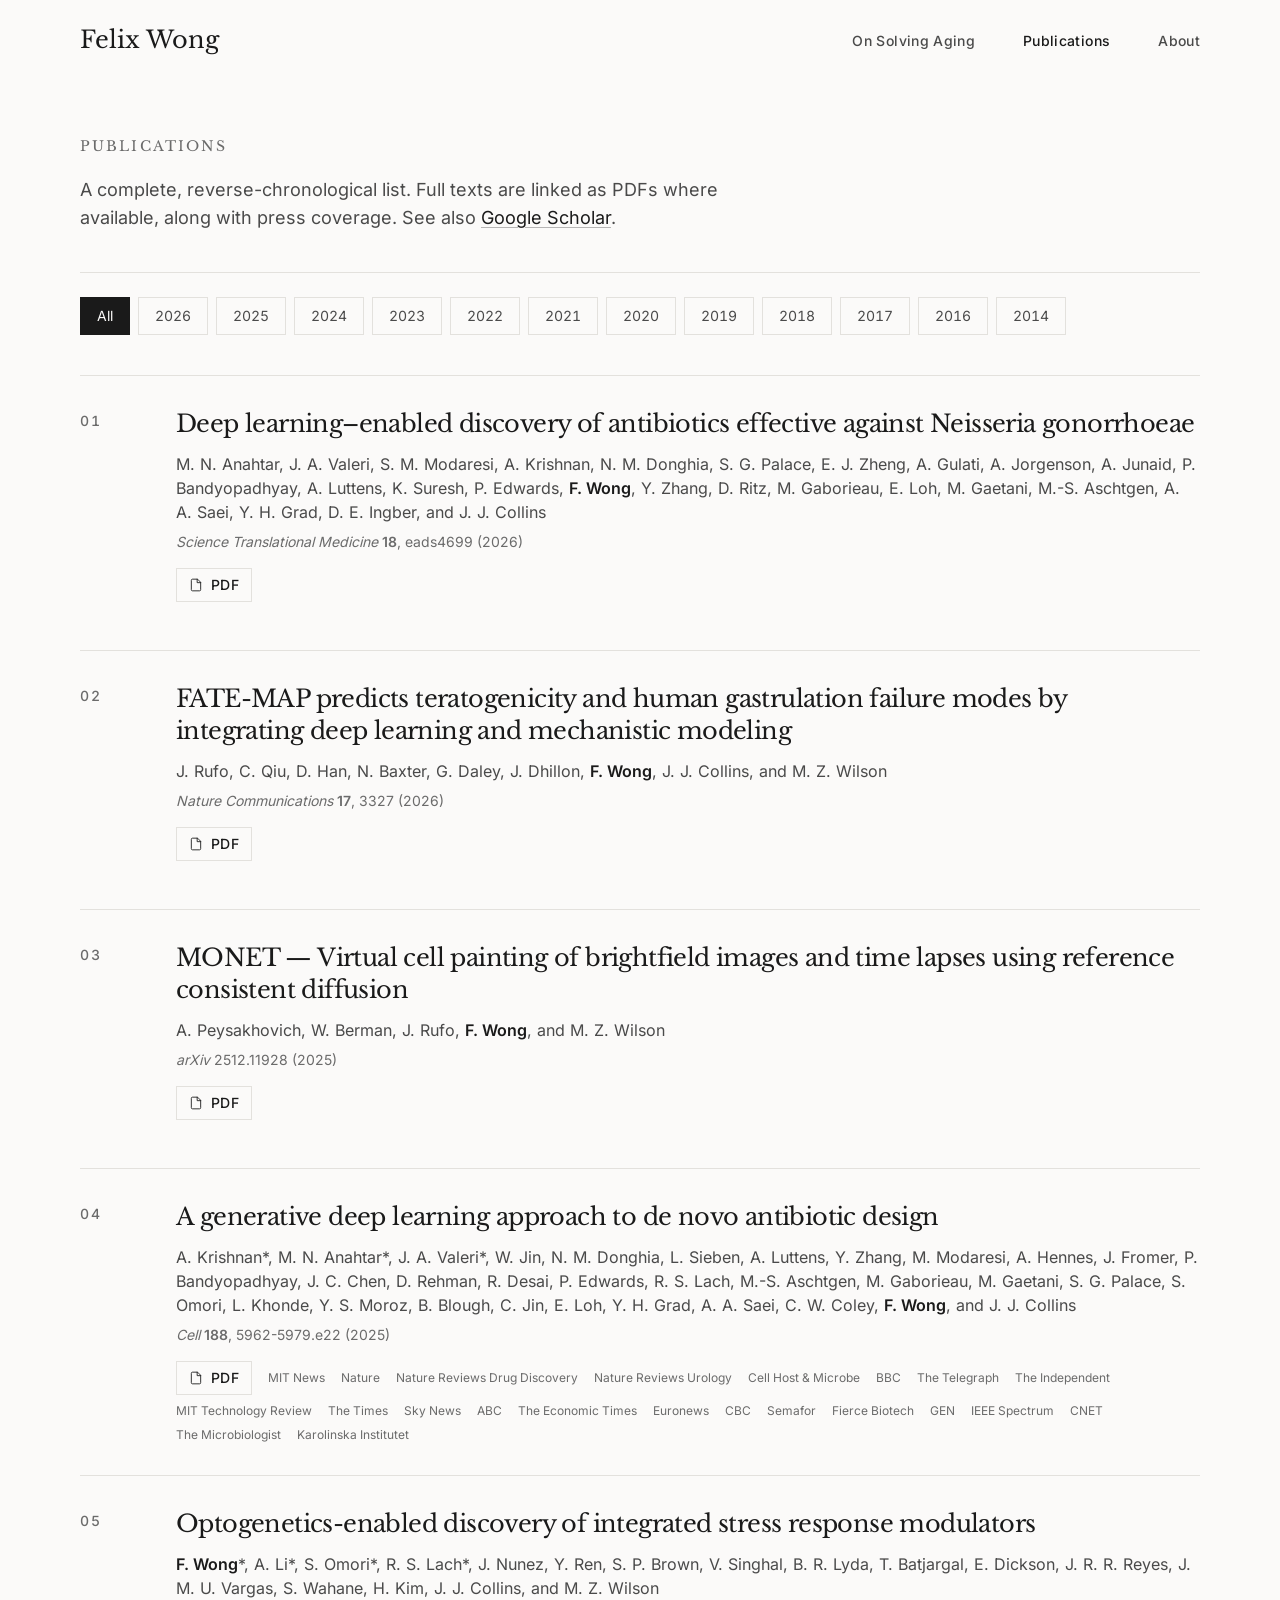
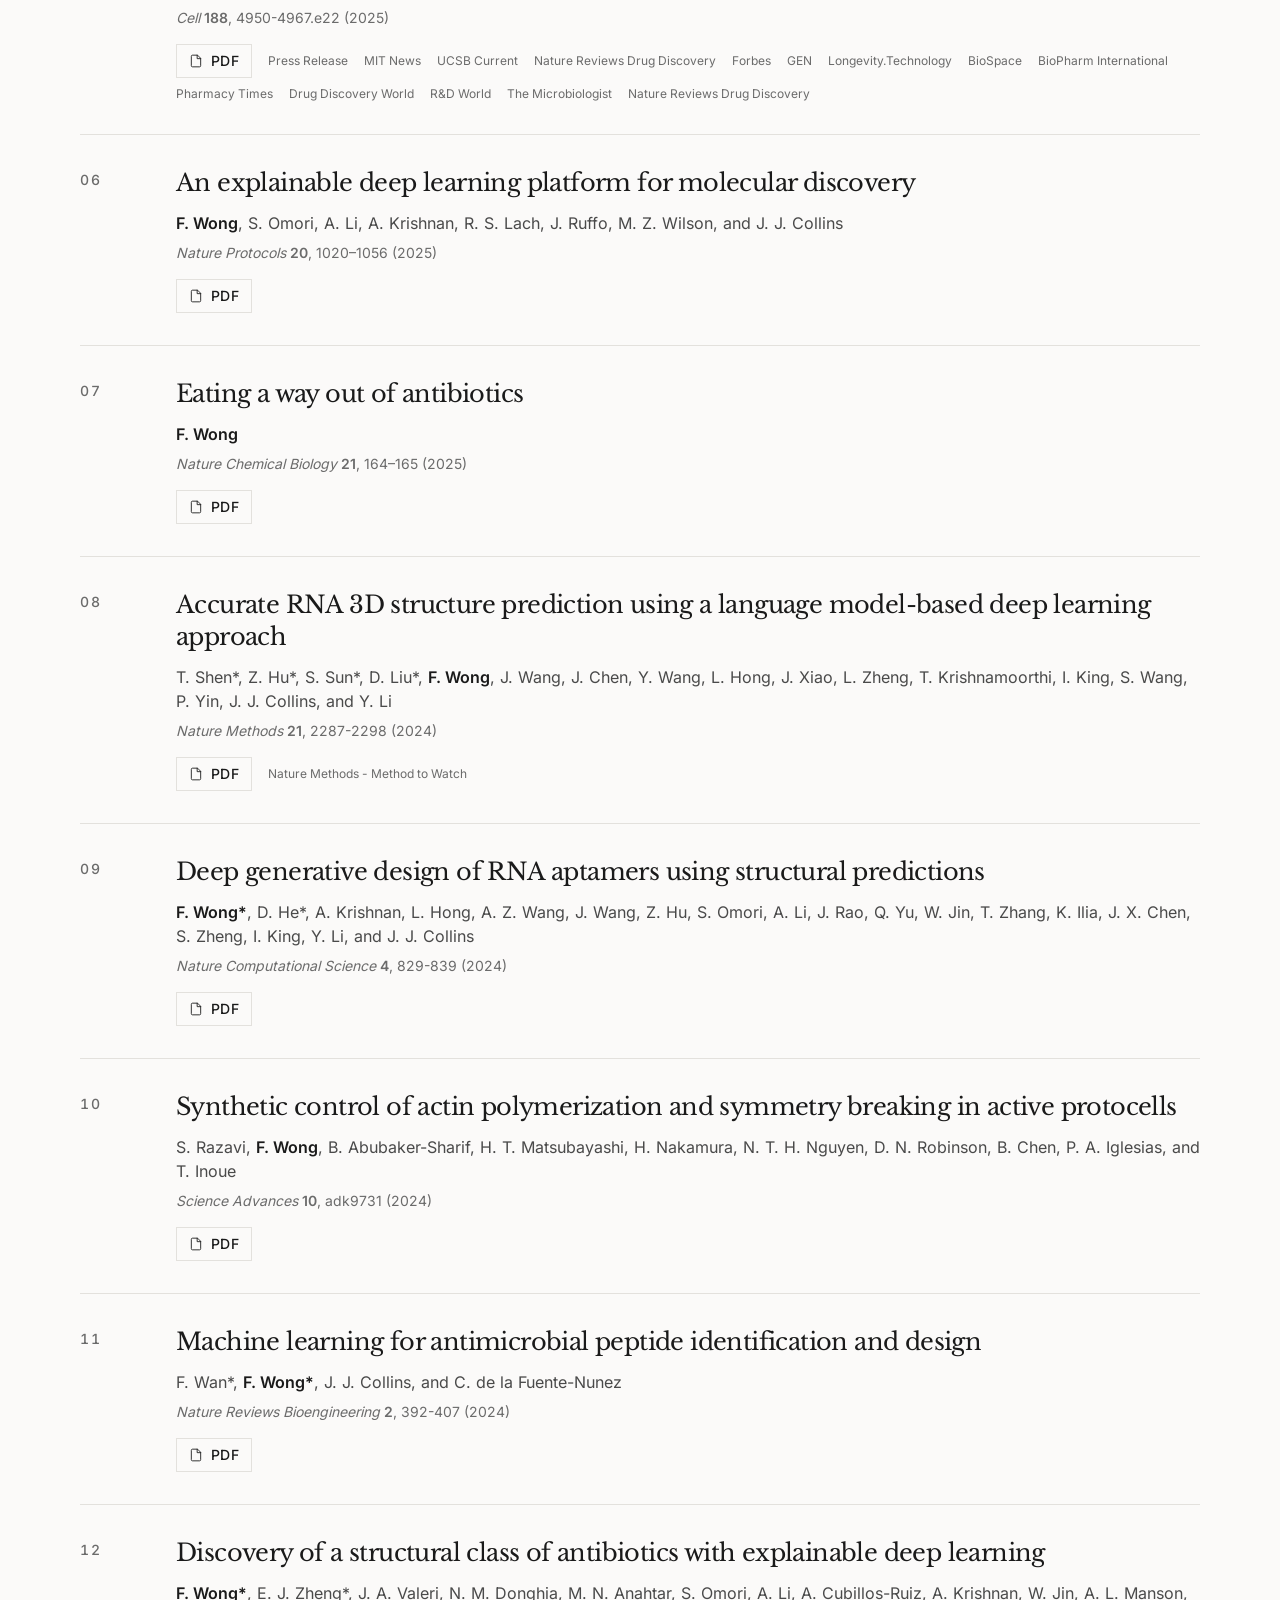
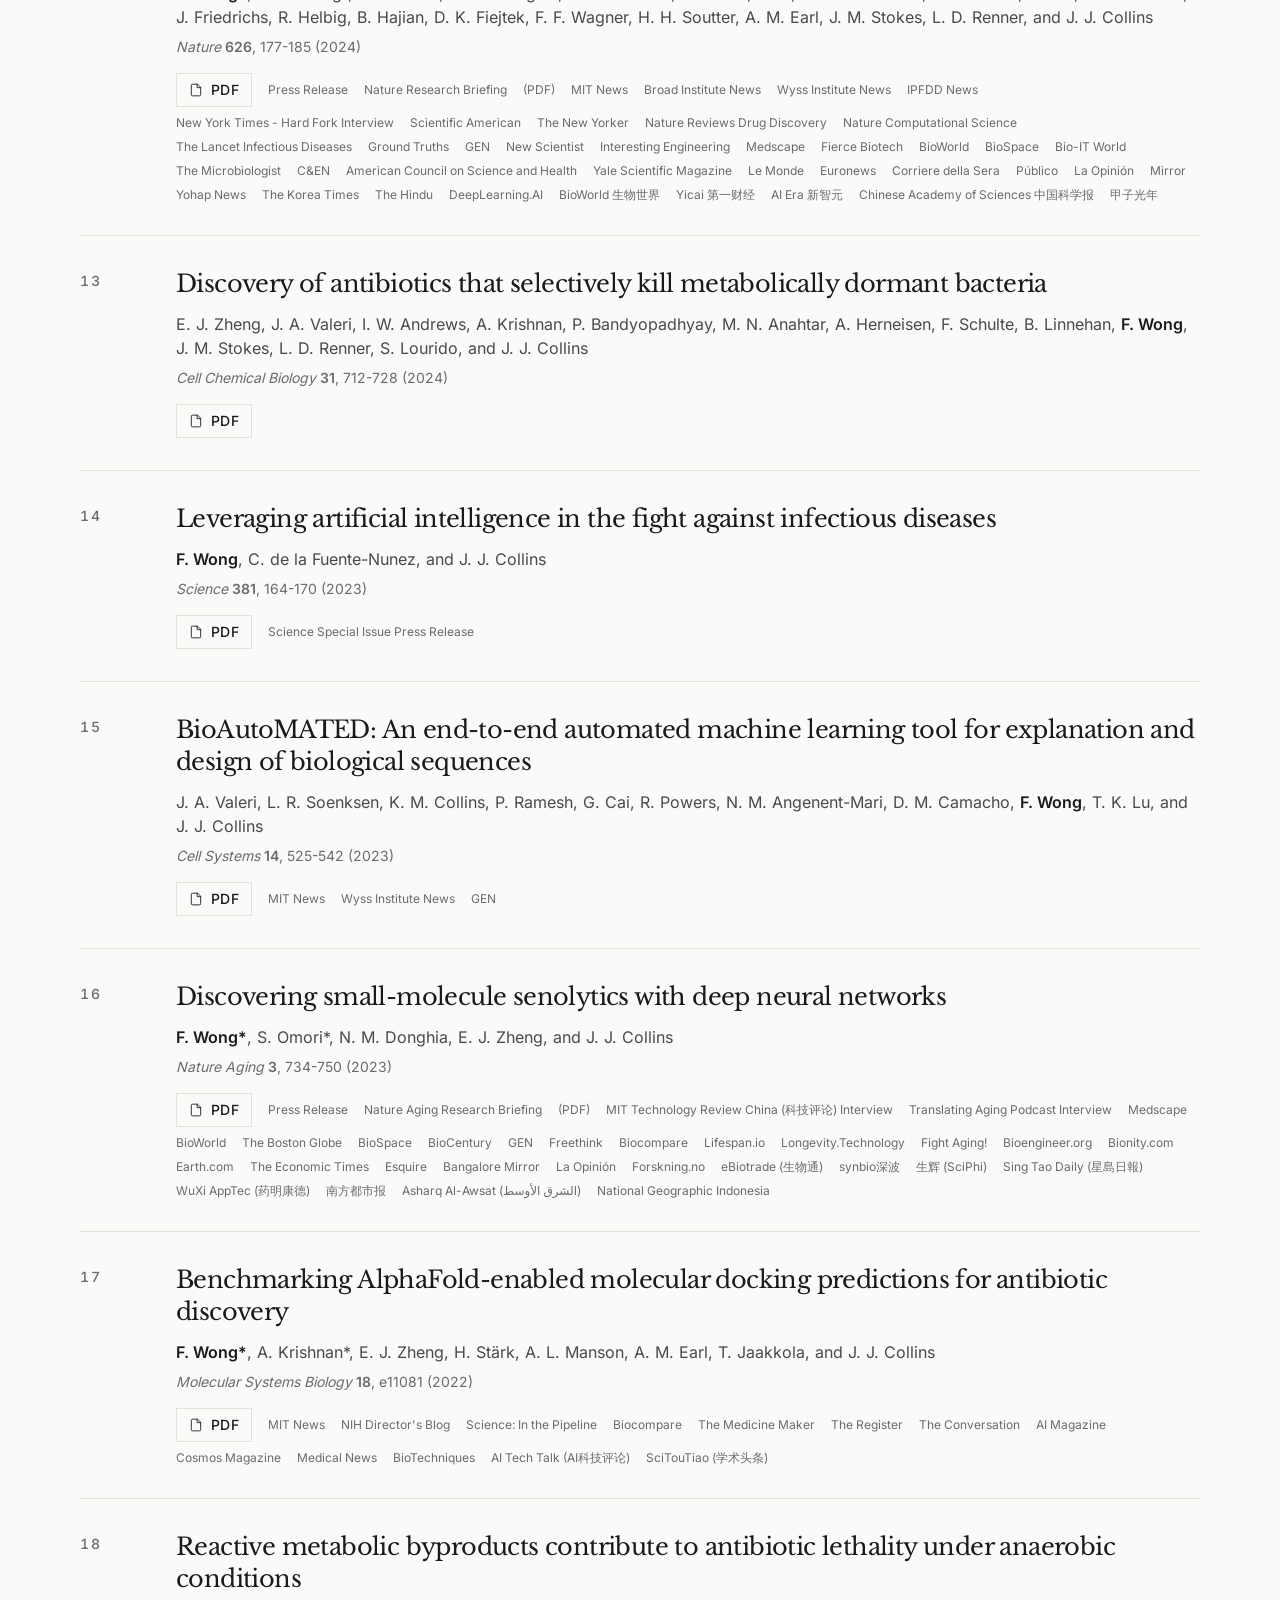
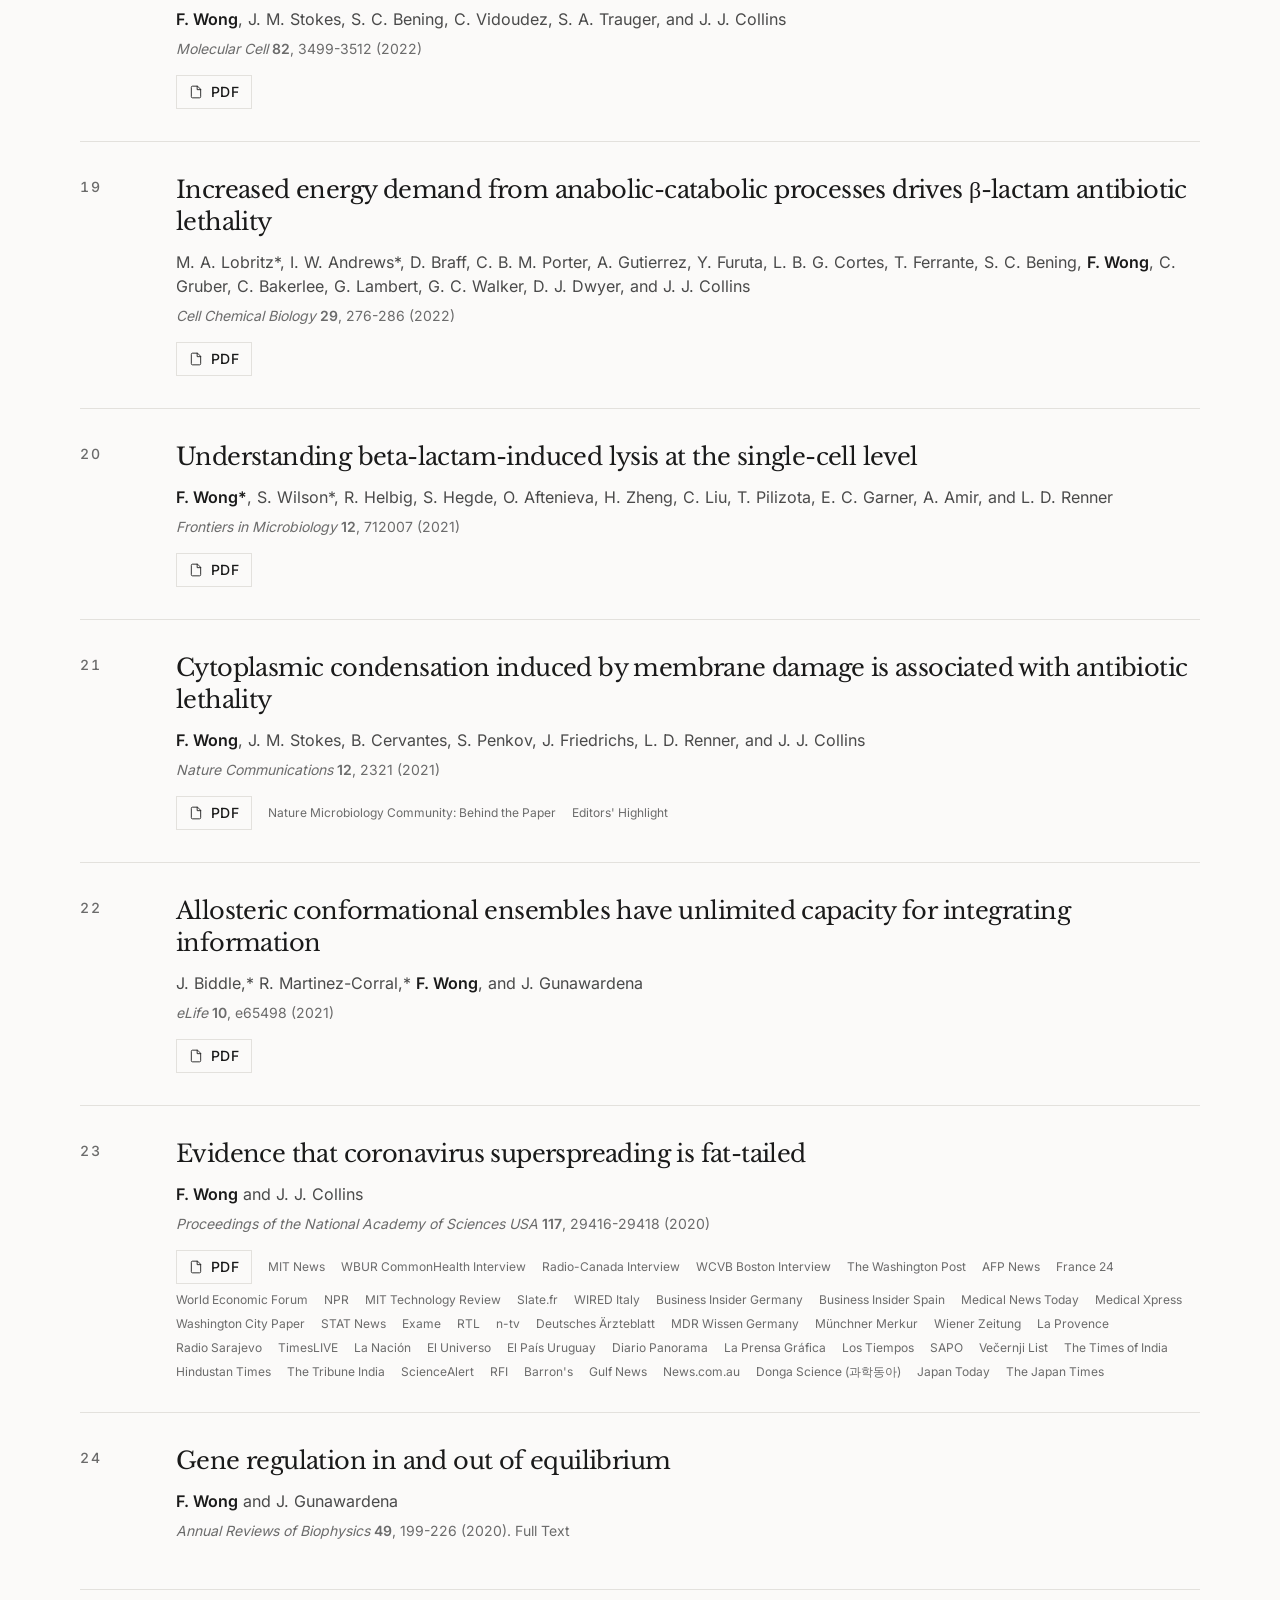
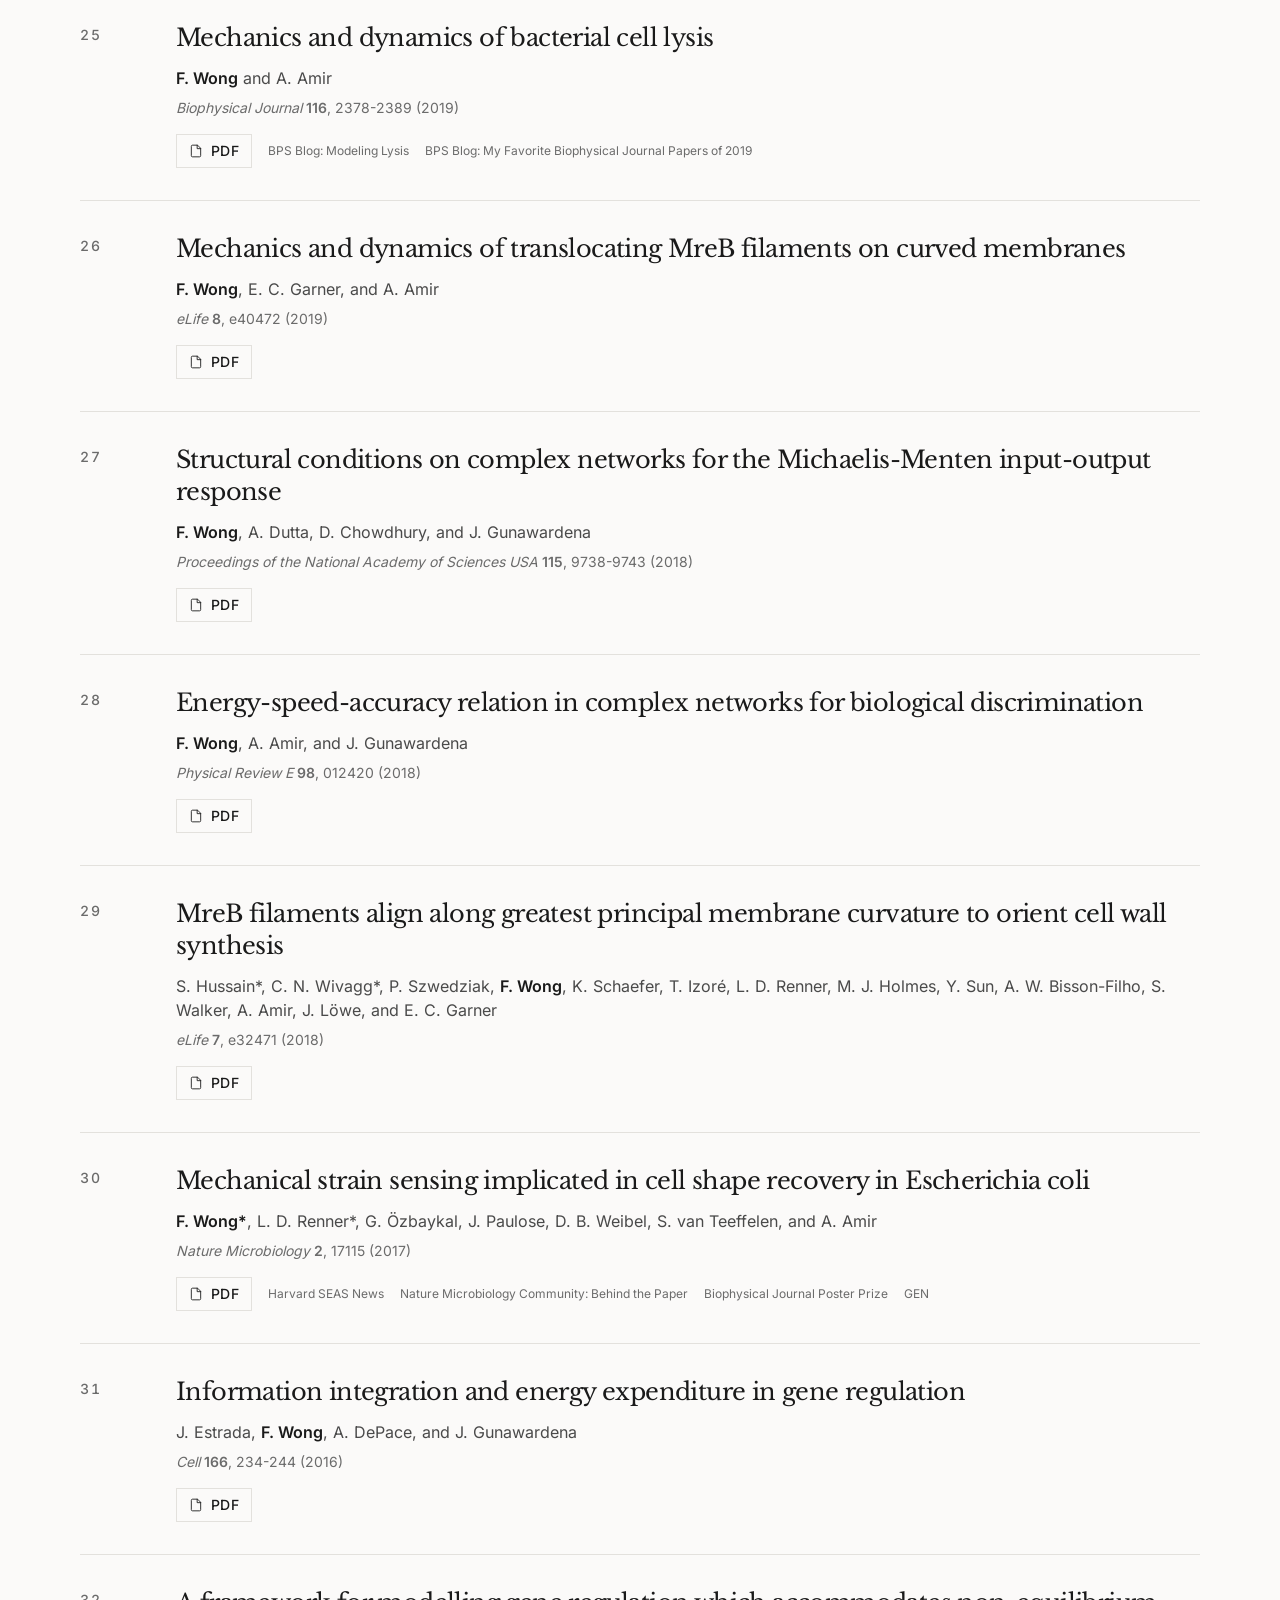
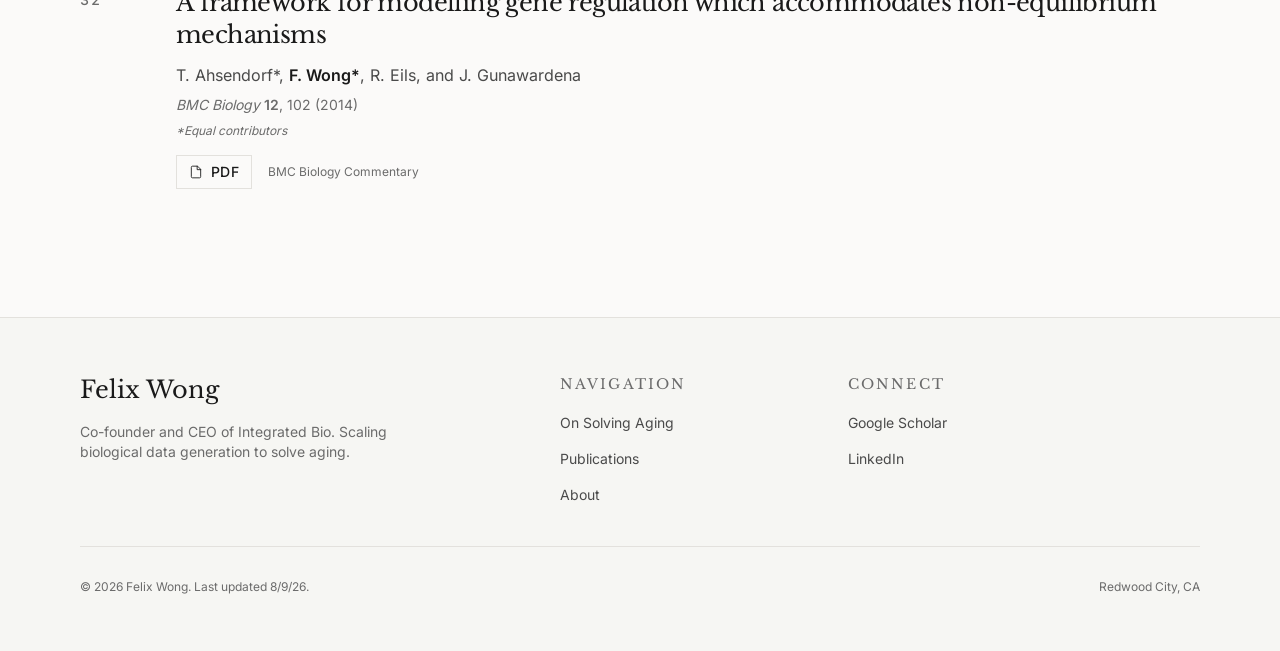
<file: publications.html>
<!doctype html>
<html lang="en">
<head>
<meta charset="UTF-8" />
<meta name="viewport" content="width=device-width, initial-scale=1.0" />
<title>Felix Wong | Publications</title>
<meta name="description" content="Felix Wong is co-founder and CEO of Integrated Bio, formerly a PI at MIT. Scaling biological data generation to solve aging.">
<meta name="author" content="Felix Wong" />
<meta property="og:type" content="website">
<meta property="og:title" content="Felix Wong | Publications">
<meta property="og:description" content="Felix Wong is co-founder and CEO of Integrated Bio, formerly a PI at MIT. Scaling biological data generation to solve aging.">
<meta name="twitter:card" content="summary_large_image">
<meta property="og:site_name" content="Felix Wong">
<meta property="og:url" content="https://www.felixjwong.com/publications.html">
<link rel="canonical" href="https://www.felixjwong.com/publications.html">
<link rel="stylesheet" href="styles.css">
<link rel="stylesheet" href="font-faces.css?v=all-titles-libre-2">
<link rel="stylesheet" href="typography.css?v=all-titles-libre-2">
</head>
<body class="page-publications"><div class="min-h-dvh flex flex-col bg-background">
<a href="#main-content" class="skip-link">Skip to main content</a>
<header class="site-header" id="site-header">
  <div class="container-editorial px-6 md:px-12 lg:px-20">
    <nav class="flex items-center justify-between">
      <a href="index.html" class="font-serif text-xl md:text-2xl text-ink transition-opacity duration-300 hover:opacity-70">Felix Wong</a>
      <ul class="hidden md:flex items-center gap-8 lg:gap-12"><li><a href="manifesto.html" class="editorial-link text-sm font-medium tracking-wide text-ink-light transition-colors duration-300 hover:text-ink">On Solving Aging</a></li><li><a href="publications.html" class="editorial-link text-sm font-medium tracking-wide text-ink transition-colors duration-300 hover:text-ink">Publications</a></li><li><a href="about.html" class="editorial-link text-sm font-medium tracking-wide text-ink-light transition-colors duration-300 hover:text-ink">About</a></li></ul>
      <button id="menu-open" class="md:hidden p-2 -mr-2 text-ink transition-opacity duration-300 hover:opacity-70" aria-label="Open menu">
        <svg width="24" height="24" viewBox="0 0 24 24" fill="none" stroke="currentColor" stroke-width="1.5" stroke-linecap="round" stroke-linejoin="round"><line x1="4" x2="20" y1="12" y2="12"/><line x1="4" x2="20" y1="6" y2="6"/><line x1="4" x2="20" y1="18" y2="18"/></svg>
      </button>
    </nav>
  </div>
</header>
<div id="mobile-menu" class="mobile-menu md:hidden" aria-hidden="true">
  <div class="flex flex-col h-full px-6 py-6">
    <div class="flex items-center justify-between">
      <a href="index.html" class="font-serif text-xl text-ink">Felix Wong</a>
      <button id="menu-close" class="p-2 -mr-2 text-ink transition-opacity duration-300 hover:opacity-70" aria-label="Close menu">
        <svg width="24" height="24" viewBox="0 0 24 24" fill="none" stroke="currentColor" stroke-width="1.5" stroke-linecap="round" stroke-linejoin="round"><path d="M18 6 6 18"/><path d="m6 6 12 12"/></svg>
      </button>
    </div>
    <nav class="flex-1 flex flex-col justify-center">
      <ul class="space-y-8"><li><a href="manifesto.html" class="font-serif text-4xl text-ink-light transition-colors duration-300 hover:text-ink">On Solving Aging</a></li><li><a href="publications.html" class="font-serif text-4xl text-ink transition-colors duration-300 hover:text-ink">Publications</a></li><li><a href="about.html" class="font-serif text-4xl text-ink-light transition-colors duration-300 hover:text-ink">About</a></li></ul>
    </nav>
    <div class="pt-8 border-t border-divider">
      <div class="flex gap-6">
        <a href="https://scholar.google.com/citations?hl=en&user=tXD1nAcAAAAJ" target="_blank" rel="noopener noreferrer" class="text-sm text-ink-muted transition-colors duration-300 hover:text-ink">Google Scholar</a>
        <a href="https://www.linkedin.com/in/felixjwong/" target="_blank" rel="noopener noreferrer" class="text-sm text-ink-muted transition-colors duration-300 hover:text-ink">LinkedIn</a>
      </div>
    </div>
  </div>
</div><main id="main-content" class="flex-1">
<section class="pt-32 md:pt-40 pb-10 px-6 md:px-12 lg:px-20">
  <div class="container-editorial">
    <div class="reveal"><h1 class="eyebrow mb-6">Publications</h1><p class="max-w-2xl">A complete, reverse-chronological list. Full texts are linked as PDFs where available, along with press coverage. See also <a href="https://scholar.google.com/citations?hl=en&user=tXD1nAcAAAAJ" target="_blank" rel="noopener noreferrer" class="editorial-link text-link">Google Scholar</a>.</p></div>
    <div class="reveal" style="transition-delay:150ms"><div class="mt-10 flex flex-wrap gap-2 pt-6 border-t border-divider" id="pub-filters"><button type="button" data-year="all" class="pub-filter is-active px-4 py-2 text-sm border transition-colors duration-300 border-ink bg-ink text-cream">All</button><button type="button" data-year="2026" class="pub-filter px-4 py-2 text-sm border tabular-nums transition-colors duration-300 border-divider text-ink-light hover:border-ink hover:text-ink">2026</button><button type="button" data-year="2025" class="pub-filter px-4 py-2 text-sm border tabular-nums transition-colors duration-300 border-divider text-ink-light hover:border-ink hover:text-ink">2025</button><button type="button" data-year="2024" class="pub-filter px-4 py-2 text-sm border tabular-nums transition-colors duration-300 border-divider text-ink-light hover:border-ink hover:text-ink">2024</button><button type="button" data-year="2023" class="pub-filter px-4 py-2 text-sm border tabular-nums transition-colors duration-300 border-divider text-ink-light hover:border-ink hover:text-ink">2023</button><button type="button" data-year="2022" class="pub-filter px-4 py-2 text-sm border tabular-nums transition-colors duration-300 border-divider text-ink-light hover:border-ink hover:text-ink">2022</button><button type="button" data-year="2021" class="pub-filter px-4 py-2 text-sm border tabular-nums transition-colors duration-300 border-divider text-ink-light hover:border-ink hover:text-ink">2021</button><button type="button" data-year="2020" class="pub-filter px-4 py-2 text-sm border tabular-nums transition-colors duration-300 border-divider text-ink-light hover:border-ink hover:text-ink">2020</button><button type="button" data-year="2019" class="pub-filter px-4 py-2 text-sm border tabular-nums transition-colors duration-300 border-divider text-ink-light hover:border-ink hover:text-ink">2019</button><button type="button" data-year="2018" class="pub-filter px-4 py-2 text-sm border tabular-nums transition-colors duration-300 border-divider text-ink-light hover:border-ink hover:text-ink">2018</button><button type="button" data-year="2017" class="pub-filter px-4 py-2 text-sm border tabular-nums transition-colors duration-300 border-divider text-ink-light hover:border-ink hover:text-ink">2017</button><button type="button" data-year="2016" class="pub-filter px-4 py-2 text-sm border tabular-nums transition-colors duration-300 border-divider text-ink-light hover:border-ink hover:text-ink">2016</button><button type="button" data-year="2014" class="pub-filter px-4 py-2 text-sm border tabular-nums transition-colors duration-300 border-divider text-ink-light hover:border-ink hover:text-ink">2014</button></div></div>
  </div>
</section>
<section class="pb-24 px-6 md:px-12 lg:px-20">
  <div class="container-editorial" id="pub-list"><div class="pub-row" data-year="2026">
<article class="grid grid-cols-1 md:grid-cols-12 gap-3 md:gap-8 py-8 border-t border-divider">
  <div class="md:col-span-1"><span class="eyebrow tabular-nums">01</span></div>
  <div class="md:col-span-11">
    <h3 class="text-xl md:text-2xl leading-snug"><a href="https://www.science.org/doi/abs/10.1126/scitranslmed.ads4699" target="_blank" rel="noopener noreferrer" class="editorial-link text-link transition-opacity duration-300 hover:opacity-70">Deep learning–enabled discovery of antibiotics effective against Neisseria gonorrhoeae</a></h3>
    <p class="mt-3 text-sm md:text-base text-ink-light pub-authors">M. N. Anahtar, J. A. Valeri, S. M. Modaresi, A. Krishnan, N. M. Donghia, S. G. Palace, E. J. Zheng, A. Gulati, A. Jorgenson, A. Junaid, P. Bandyopadhyay, A. Luttens, K. Suresh, P. Edwards, <b>F. Wong</b>, Y. Zhang, D. Ritz, M. Gaborieau, E. Loh, M. Gaetani, M.-S. Aschtgen, A. A. Saei, Y. H. Grad, D. E. Ingber, and J. J. Collins</p>
    <p class="mt-2 text-sm text-ink-muted"><i>Science Translational Medicine</i> <b>18</b>, eads4699 (2026)</p>
            <div class="mt-4 flex flex-wrap items-center gap-x-4 gap-y-2"><a href="papers/Deep%20learning-enabled%20discovery%20of%20antibiotics%20effective%20against%20Neisseria%20gonorrhoeae.pdf" target="_blank" rel="noopener noreferrer" class="arrow-link text-link border border-divider px-3 py-1.5 transition-colors duration-300 hover:border-link hover:bg-cream-dark"><svg width="14" height="14" viewBox="0 0 24 24" fill="none" stroke="currentColor" stroke-width="1.5" stroke-linecap="round" stroke-linejoin="round" aria-hidden="true"><path d="M14 2H6a2 2 0 0 0-2 2v16a2 2 0 0 0 2 2h12a2 2 0 0 0 2-2V8z"/><polyline points="14 2 14 8 20 8"/></svg> PDF</a></div>

    <div class="mt-4 flex flex-wrap items-center gap-x-4 gap-y-2"></div>
  </div>
</article></div><div class="pub-row" data-year="2026">
<article class="grid grid-cols-1 md:grid-cols-12 gap-3 md:gap-8 py-8 border-t border-divider">
  <div class="md:col-span-1"><span class="eyebrow tabular-nums">02</span></div>
  <div class="md:col-span-11">
    <h3 class="text-xl md:text-2xl leading-snug"><a href="https://www.nature.com/articles/s41467-026-69596-6" target="_blank" rel="noopener noreferrer" class="editorial-link text-link transition-opacity duration-300 hover:opacity-70">FATE-MAP predicts teratogenicity and human gastrulation failure modes by integrating deep learning and mechanistic modeling</a></h3>
    <p class="mt-3 text-sm md:text-base text-ink-light pub-authors">J. Rufo, C. Qiu, D. Han, N. Baxter, G. Daley, J. Dhillon, <b>F. Wong</b>, J. J. Collins, and M. Z. Wilson</p>
    <p class="mt-2 text-sm text-ink-muted"><i>Nature Communications</i> <b>17</b>, 3327 (2026)</p>
        <div class="mt-4 flex flex-wrap items-center gap-x-4 gap-y-2"><a href="papers/FATE-MAP%20predicts%20teratogenicity%20and%20human%20gastrulation%20failure%20modes%20by%20integrating%20deep%20learning%20and%20mechanistic%20modeling.pdf" target="_blank" rel="noopener noreferrer" class="arrow-link text-link border border-divider px-3 py-1.5 transition-colors duration-300 hover:border-link hover:bg-cream-dark"><svg width="14" height="14" viewBox="0 0 24 24" fill="none" stroke="currentColor" stroke-width="1.5" stroke-linecap="round" stroke-linejoin="round" aria-hidden="true"><path d="M14 2H6a2 2 0 0 0-2 2v16a2 2 0 0 0 2 2h12a2 2 0 0 0 2-2V8z"/><polyline points="14 2 14 8 20 8"/></svg> PDF</a></div>

    <div class="mt-4 flex flex-wrap items-center gap-x-4 gap-y-2"></div>
  </div>
</article></div><div class="pub-row" data-year="2025">
<article class="grid grid-cols-1 md:grid-cols-12 gap-3 md:gap-8 py-8 border-t border-divider">
  <div class="md:col-span-1"><span class="eyebrow tabular-nums">03</span></div>
  <div class="md:col-span-11">
    <h3 class="text-xl md:text-2xl leading-snug"><a href="https://arxiv.org/abs/2512.11928" target="_blank" rel="noopener noreferrer" class="editorial-link text-link transition-opacity duration-300 hover:opacity-70">MONET — Virtual cell painting of brightfield images and time lapses using reference consistent diffusion</a></h3>
    <p class="mt-3 text-sm md:text-base text-ink-light pub-authors">A. Peysakhovich, W. Berman, J. Rufo, <b>F. Wong</b>, and M. Z. Wilson</p>
    <p class="mt-2 text-sm text-ink-muted"><i>arXiv</i> 2512.11928 (2025)</p>
        <div class="mt-4 flex flex-wrap items-center gap-x-4 gap-y-2"><a href="papers/MONET%20-%20Virtual%20cell%20painting%20of%20brightfield%20images%20and%20time%20lapses%20using%20reference%20consistent%20diffusion.pdf" target="_blank" rel="noopener noreferrer" class="arrow-link text-link border border-divider px-3 py-1.5 transition-colors duration-300 hover:border-link hover:bg-cream-dark"><svg width="14" height="14" viewBox="0 0 24 24" fill="none" stroke="currentColor" stroke-width="1.5" stroke-linecap="round" stroke-linejoin="round" aria-hidden="true"><path d="M14 2H6a2 2 0 0 0-2 2v16a2 2 0 0 0 2 2h12a2 2 0 0 0 2-2V8z"/><polyline points="14 2 14 8 20 8"/></svg> PDF</a></div>

    <div class="mt-4 flex flex-wrap items-center gap-x-4 gap-y-2"></div>
  </div>
</article></div><div class="pub-row" data-year="2025">
<article class="grid grid-cols-1 md:grid-cols-12 gap-3 md:gap-8 py-8 border-t border-divider">
  <div class="md:col-span-1"><span class="eyebrow tabular-nums">04</span></div>
  <div class="md:col-span-11">
    <h3 class="text-xl md:text-2xl leading-snug"><a href="https://www.cell.com/cell/fulltext/S0092-8674(25)00855-4" target="_blank" rel="noopener noreferrer" class="editorial-link text-link transition-opacity duration-300 hover:opacity-70">A generative deep learning approach to de novo antibiotic design</a></h3>
    <p class="mt-3 text-sm md:text-base text-ink-light pub-authors">A. Krishnan*, M. N. Anahtar*, J. A. Valeri*, W. Jin, N. M. Donghia, L. Sieben, A. Luttens, Y. Zhang, M. Modaresi, A. Hennes, J. Fromer, P. Bandyopadhyay, J. C. Chen, D. Rehman, R. Desai, P. Edwards, R. S. Lach, M.-S. Aschtgen, M. Gaborieau, M. Gaetani, S. G. Palace, S. Omori, L. Khonde, Y. S. Moroz, B. Blough, C. Jin, E. Loh, Y. H. Grad, A. A. Saei, C. W. Coley, <b>F. Wong</b>, and J. J. Collins</p>
    <p class="mt-2 text-sm text-ink-muted"><i>Cell</i> <b>188</b>, 5962-5979.e22 (2025)</p>
    
    <div class="mt-4 flex flex-wrap items-center gap-x-4 gap-y-2"><a href="papers/A%20generative%20deep%20learning%20approach%20to%20de%20novo%20antibiotic%20design.pdf" target="_blank" rel="noopener noreferrer" class="arrow-link text-link border border-divider px-3 py-1.5 transition-colors duration-300 hover:border-link hover:bg-cream-dark"><svg width="14" height="14" viewBox="0 0 24 24" fill="none" stroke="currentColor" stroke-width="1.5" stroke-linecap="round" stroke-linejoin="round" aria-hidden="true"><path d="M14 2H6a2 2 0 0 0-2 2v16a2 2 0 0 0 2 2h12a2 2 0 0 0 2-2V8z"/><polyline points="14 2 14 8 20 8"/></svg> PDF</a><a href="https://news.mit.edu/2025/using-generative-ai-researchers-design-compounds-kill-drug-resistant-bacteria-0814" target="_blank" rel="noopener noreferrer" class="editorial-link text-xs text-link-muted transition-colors duration-300">MIT News</a><a href="https://www.nature.com/articles/d41586-025-03201-6" target="_blank" rel="noopener noreferrer" class="editorial-link text-xs text-link-muted transition-colors duration-300">Nature</a><a href="https://www.nature.com/articles/d41573-025-00160-5" target="_blank" rel="noopener noreferrer" class="editorial-link text-xs text-link-muted transition-colors duration-300">Nature Reviews Drug Discovery</a><a href="https://www.nature.com/articles/s41585-025-01102-x" target="_blank" rel="noopener noreferrer" class="editorial-link text-xs text-link-muted transition-colors duration-300">Nature Reviews Urology</a><a href="https://www.cell.com/cell-host-microbe/abstract/S1931-3128(25)00371-3" target="_blank" rel="noopener noreferrer" class="editorial-link text-xs text-link-muted transition-colors duration-300">Cell Host &amp; Microbe</a><a href="https://www.bbc.com/news/articles/cgr94xxye2lo" target="_blank" rel="noopener noreferrer" class="editorial-link text-xs text-link-muted transition-colors duration-300">BBC</a><a href="https://www.telegraph.co.uk/news/2025/08/14/massachusetts-ai-antibiotics-superbugs-golden-age-discovery/" target="_blank" rel="noopener noreferrer" class="editorial-link text-xs text-link-muted transition-colors duration-300">The Telegraph</a><a href="https://www.independent.co.uk/news/science/ai-antibiotics-superbugs-gonorrhoea-mrsa-b2808159.html" target="_blank" rel="noopener noreferrer" class="editorial-link text-xs text-link-muted transition-colors duration-300">The Independent</a><a href="https://www.technologyreview.com/2025/08/27/1122356/the-ai-hype-index-ai-designed-antibiotics-show-promise/" target="_blank" rel="noopener noreferrer" class="editorial-link text-xs text-link-muted transition-colors duration-300">MIT Technology Review</a><a href="https://www.thetimes.com/uk/healthcare/article/ai-drugs-to-tackle-mrsa-herald-second-golden-age-in-antibiotics-d5q908rs6" target="_blank" rel="noopener noreferrer" class="editorial-link text-xs text-link-muted transition-colors duration-300">The Times</a><a href="https://news.sky.com/story/ai-used-to-design-antibiotics-that-can-combat-drug-resistant-superbugs-gonorrhoea-and-mrsa-13411735" target="_blank" rel="noopener noreferrer" class="editorial-link text-xs text-link-muted transition-colors duration-300">Sky News</a><a href="https://www.abc.net.au/news/2025-08-15/ai-invents-potential-antibiotics-for-drug-resistant-super-bugs/105657660" target="_blank" rel="noopener noreferrer" class="editorial-link text-xs text-link-muted transition-colors duration-300">ABC</a><a href="https://economictimes.indiatimes.com/news/international/us/artificial-intelligence-designs-two-potential-antibiotics-to-combat-drug-resistant-gonorrhoea-and-mrsa/articleshow/123312430.cms?from=mdr" target="_blank" rel="noopener noreferrer" class="editorial-link text-xs text-link-muted transition-colors duration-300">The Economic Times</a><a href="https://www.euronews.com/health/2025/08/15/mit-scientists-use-ai-to-develop-new-antibiotics-for-stubborn-gonorrhoea-and-mrsa" target="_blank" rel="noopener noreferrer" class="editorial-link text-xs text-link-muted transition-colors duration-300">Euronews</a><a href="https://www.cbc.ca/news/health/superbugs-ai-1.7636754" target="_blank" rel="noopener noreferrer" class="editorial-link text-xs text-link-muted transition-colors duration-300">CBC</a><a href="https://www.semafor.com/article/08/15/2025/ai-designs-new-antibiotics-to-fight-drug-resistant-superbugs" target="_blank" rel="noopener noreferrer" class="editorial-link text-xs text-link-muted transition-colors duration-300">Semafor</a><a href="https://www.fiercebiotech.com/research/deep-learning-generative-ai-models-build-new-antibiotics-starting-single-atom" target="_blank" rel="noopener noreferrer" class="editorial-link text-xs text-link-muted transition-colors duration-300">Fierce Biotech</a><a href="https://www.genengnews.com/topics/artificial-intelligence/ai-designed-molecules-show-potent-activity-against-resistant-bacteria/" target="_blank" rel="noopener noreferrer" class="editorial-link text-xs text-link-muted transition-colors duration-300">GEN</a><a href="https://spectrum.ieee.org/ai-drug-design-mit-antibiotics" target="_blank" rel="noopener noreferrer" class="editorial-link text-xs text-link-muted transition-colors duration-300">IEEE Spectrum</a><a href="https://www.cnet.com/tech/services-and-software/generative-ai-gave-mit-scientists-a-new-tool-to-fight-antibiotic-resistant-bacteria/" target="_blank" rel="noopener noreferrer" class="editorial-link text-xs text-link-muted transition-colors duration-300">CNET</a><a href="https://www.the-microbiologist.com/news/researchers-use-generative-ai-to-design-compounds-that-can-kill-drug-resistant-bacteria/6540.article" target="_blank" rel="noopener noreferrer" class="editorial-link text-xs text-link-muted transition-colors duration-300">The Microbiologist</a><a href="https://news.ki.se/designing-novel-antibiotics-against-priority-pathogens-using-generative-ai" target="_blank" rel="noopener noreferrer" class="editorial-link text-xs text-link-muted transition-colors duration-300">Karolinska Institutet</a></div>
  </div>
</article></div><div class="pub-row" data-year="2025">
<article class="grid grid-cols-1 md:grid-cols-12 gap-3 md:gap-8 py-8 border-t border-divider">
  <div class="md:col-span-1"><span class="eyebrow tabular-nums">05</span></div>
  <div class="md:col-span-11">
    <h3 class="text-xl md:text-2xl leading-snug"><a href="https://www.cell.com/cell/fulltext/S0092-8674(25)00690-7" target="_blank" rel="noopener noreferrer" class="editorial-link text-link transition-opacity duration-300 hover:opacity-70">Optogenetics-enabled discovery of integrated stress response modulators</a></h3>
    <p class="mt-3 text-sm md:text-base text-ink-light pub-authors"><b>F. Wong</b>*, A. Li*, S. Omori*, R. S. Lach*, J. Nunez, Y. Ren, S. P. Brown, V. Singhal, B. R. Lyda, T. Batjargal, E. Dickson, J. R. R. Reyes, J. M. U. Vargas, S. Wahane, H. Kim, J. J. Collins, and M. Z. Wilson</p>
    <p class="mt-2 text-sm text-ink-muted"><i>Cell</i> <b>188</b>, 4950-4967.e22 (2025)</p>
    
    <div class="mt-4 flex flex-wrap items-center gap-x-4 gap-y-2"><a href="papers/Optogenetics%20enabled%20discovery%20of%20integrated%20stress%20response%20modulators.pdf" target="_blank" rel="noopener noreferrer" class="arrow-link text-link border border-divider px-3 py-1.5 transition-colors duration-300 hover:border-link hover:bg-cream-dark"><svg width="14" height="14" viewBox="0 0 24 24" fill="none" stroke="currentColor" stroke-width="1.5" stroke-linecap="round" stroke-linejoin="round" aria-hidden="true"><path d="M14 2H6a2 2 0 0 0-2 2v16a2 2 0 0 0 2 2h12a2 2 0 0 0 2-2V8z"/><polyline points="14 2 14 8 20 8"/></svg> PDF</a><a href="https://www.businesswire.com/news/home/20250714739258/en/Integrated-Biosciences-Unveils-First-of-Its-Kind-Optogenetic-Screening-Platform-for-Drug-Discovery" target="_blank" rel="noopener noreferrer" class="editorial-link text-xs text-link-muted transition-colors duration-300">Press Release</a><a href="https://news.mit.edu/2025/scientists-discover-compounds-helping-cells-fight-wide-range-viruses-0714" target="_blank" rel="noopener noreferrer" class="editorial-link text-xs text-link-muted transition-colors duration-300">MIT News</a><a href="https://news.ucsb.edu/2025/021955/optogenetic-platform-illuminates-new-antiviral-strategies" target="_blank" rel="noopener noreferrer" class="editorial-link text-xs text-link-muted transition-colors duration-300">UCSB Current</a><a href="https://www.nature.com/articles/d41573-025-00147-2" target="_blank" rel="noopener noreferrer" class="editorial-link text-xs text-link-muted transition-colors duration-300">Nature Reviews Drug Discovery</a><a href="https://www.forbes.com/sites/alexknapp/2025/07/18/the-prototype-the-cool-tech-hiding-in-your-dentists-office/" target="_blank" rel="noopener noreferrer" class="editorial-link text-xs text-link-muted transition-colors duration-300">Forbes</a><a href="https://www.genengnews.com/topics/drug-discovery/novel-optogenetics-drug-discovery-screening-platform-identifies-antivirals/" target="_blank" rel="noopener noreferrer" class="editorial-link text-xs text-link-muted transition-colors duration-300">GEN</a><a href="https://longevity.technology/news/precision-optogenetics-may-offer-fresh-angle-on-aging-biology/" target="_blank" rel="noopener noreferrer" class="editorial-link text-xs text-link-muted transition-colors duration-300">Longevity.Technology</a><a href="https://www.biospace.com/press-releases/integrated-biosciences-unveils-first-of-its-kind-optogenetic-screening-platform-for-drug-discovery" target="_blank" rel="noopener noreferrer" class="editorial-link text-xs text-link-muted transition-colors duration-300">BioSpace</a><a href="https://www.biopharminternational.com/view/mit-researchers-identify-compounds-that-fight-viral-infections" target="_blank" rel="noopener noreferrer" class="editorial-link text-xs text-link-muted transition-colors duration-300">BioPharm International</a><a href="https://www.pharmacytimes.com/view/targeting-the-integrated-stress-response-through-a-platform-for-antiviral-drug-discovery-against-zika-herpes-and-rsv" target="_blank" rel="noopener noreferrer" class="editorial-link text-xs text-link-muted transition-colors duration-300">Pharmacy Times</a><a href="https://www.ddw-online.com/new-optogenetic-screening-platform-for-drug-discovery-35658-202507/" target="_blank" rel="noopener noreferrer" class="editorial-link text-xs text-link-muted transition-colors duration-300">Drug Discovery World</a><a href="https://www.rdworldonline.com/scientists-discover-compounds-that-could-help-fight-any-virus/" target="_blank" rel="noopener noreferrer" class="editorial-link text-xs text-link-muted transition-colors duration-300">R&amp;D World</a><a href="https://www.the-microbiologist.com/news/scientists-discover-compounds-that-help-cells-fight-a-wide-range-of-viruses/6285.article" target="_blank" rel="noopener noreferrer" class="editorial-link text-xs text-link-muted transition-colors duration-300">The Microbiologist</a><a href="https://www.nature.com/articles/d41573-025-00147-2" target="_blank" rel="noopener noreferrer" class="editorial-link text-xs text-link-muted transition-colors duration-300">Nature Reviews Drug Discovery</a></div>
  </div>
</article></div><div class="pub-row" data-year="2025">
<article class="grid grid-cols-1 md:grid-cols-12 gap-3 md:gap-8 py-8 border-t border-divider">
  <div class="md:col-span-1"><span class="eyebrow tabular-nums">06</span></div>
  <div class="md:col-span-11">
    <h3 class="text-xl md:text-2xl leading-snug"><a href="https://www.nature.com/articles/s41596-024-01084-x" target="_blank" rel="noopener noreferrer" class="editorial-link text-link transition-opacity duration-300 hover:opacity-70">An explainable deep learning platform for molecular discovery</a></h3>
    <p class="mt-3 text-sm md:text-base text-ink-light pub-authors"><b>F. Wong</b>, S. Omori, A. Li, A. Krishnan, R. S. Lach, J. Ruffo, M. Z. Wilson, and J. J. Collins</p>
    <p class="mt-2 text-sm text-ink-muted"><i>Nature Protocols</i> <b>20</b>, 1020–1056 (2025)</p>
    
    <div class="mt-4 flex flex-wrap items-center gap-x-4 gap-y-2"><a href="papers/An%20explainable%20deep%20learning%20platform%20for%20molecular%20discovery.pdf" target="_blank" rel="noopener noreferrer" class="arrow-link text-link border border-divider px-3 py-1.5 transition-colors duration-300 hover:border-link hover:bg-cream-dark"><svg width="14" height="14" viewBox="0 0 24 24" fill="none" stroke="currentColor" stroke-width="1.5" stroke-linecap="round" stroke-linejoin="round" aria-hidden="true"><path d="M14 2H6a2 2 0 0 0-2 2v16a2 2 0 0 0 2 2h12a2 2 0 0 0 2-2V8z"/><polyline points="14 2 14 8 20 8"/></svg> PDF</a></div>
  </div>
</article></div><div class="pub-row" data-year="2025">
<article class="grid grid-cols-1 md:grid-cols-12 gap-3 md:gap-8 py-8 border-t border-divider">
  <div class="md:col-span-1"><span class="eyebrow tabular-nums">07</span></div>
  <div class="md:col-span-11">
    <h3 class="text-xl md:text-2xl leading-snug"><a href="https://www.nature.com/articles/s41589-024-01698-y" target="_blank" rel="noopener noreferrer" class="editorial-link text-link transition-opacity duration-300 hover:opacity-70">Eating a way out of antibiotics</a></h3>
    <p class="mt-3 text-sm md:text-base text-ink-light pub-authors"><b>F. Wong</b></p>
    <p class="mt-2 text-sm text-ink-muted"><i>Nature Chemical Biology</i> <b>21</b>, 164–165 (2025)</p>
    
    <div class="mt-4 flex flex-wrap items-center gap-x-4 gap-y-2"><a href="papers/Eating%20a%20way%20out%20of%20antibiotics.pdf" target="_blank" rel="noopener noreferrer" class="arrow-link text-link border border-divider px-3 py-1.5 transition-colors duration-300 hover:border-link hover:bg-cream-dark"><svg width="14" height="14" viewBox="0 0 24 24" fill="none" stroke="currentColor" stroke-width="1.5" stroke-linecap="round" stroke-linejoin="round" aria-hidden="true"><path d="M14 2H6a2 2 0 0 0-2 2v16a2 2 0 0 0 2 2h12a2 2 0 0 0 2-2V8z"/><polyline points="14 2 14 8 20 8"/></svg> PDF</a></div>
  </div>
</article></div><div class="pub-row" data-year="2024">
<article class="grid grid-cols-1 md:grid-cols-12 gap-3 md:gap-8 py-8 border-t border-divider">
  <div class="md:col-span-1"><span class="eyebrow tabular-nums">08</span></div>
  <div class="md:col-span-11">
    <h3 class="text-xl md:text-2xl leading-snug"><a href="https://www.nature.com/articles/s41592-024-02487-0" target="_blank" rel="noopener noreferrer" class="editorial-link text-link transition-opacity duration-300 hover:opacity-70">Accurate RNA 3D structure prediction using a language model-based deep learning approach</a></h3>
    <p class="mt-3 text-sm md:text-base text-ink-light pub-authors">T. Shen*, Z. Hu*, S. Sun*, D. Liu*, <b>F. Wong</b>, J. Wang, J. Chen, Y. Wang, L. Hong, J. Xiao, L. Zheng, T. Krishnamoorthi, I. King, S. Wang, P. Yin, J. J. Collins, and Y. Li</p>
    <p class="mt-2 text-sm text-ink-muted"><i>Nature Methods</i> <b>21</b>, 2287-2298 (2024)</p>
    
    <div class="mt-4 flex flex-wrap items-center gap-x-4 gap-y-2"><a href="papers/Accurate%20RNA%203D%20structure%20prediction%20using%20a%20language%20model-based%20deep%20learning%20approach.pdf" target="_blank" rel="noopener noreferrer" class="arrow-link text-link border border-divider px-3 py-1.5 transition-colors duration-300 hover:border-link hover:bg-cream-dark"><svg width="14" height="14" viewBox="0 0 24 24" fill="none" stroke="currentColor" stroke-width="1.5" stroke-linecap="round" stroke-linejoin="round" aria-hidden="true"><path d="M14 2H6a2 2 0 0 0-2 2v16a2 2 0 0 0 2 2h12a2 2 0 0 0 2-2V8z"/><polyline points="14 2 14 8 20 8"/></svg> PDF</a><a href="https://www.nature.com/articles/s41592-025-02954-2" target="_blank" rel="noopener noreferrer" class="editorial-link text-xs text-link-muted transition-colors duration-300">Nature Methods - Method to Watch</a></div>
  </div>
</article></div><div class="pub-row" data-year="2024">
<article class="grid grid-cols-1 md:grid-cols-12 gap-3 md:gap-8 py-8 border-t border-divider">
  <div class="md:col-span-1"><span class="eyebrow tabular-nums">09</span></div>
  <div class="md:col-span-11">
    <h3 class="text-xl md:text-2xl leading-snug"><a href="https://www.nature.com/articles/s43588-024-00720-6" target="_blank" rel="noopener noreferrer" class="editorial-link text-link transition-opacity duration-300 hover:opacity-70">Deep generative design of RNA aptamers using structural predictions</a></h3>
    <p class="mt-3 text-sm md:text-base text-ink-light pub-authors"><b>F. Wong*</b>, D. He*, A. Krishnan, L. Hong, A. Z. Wang, J. Wang, Z. Hu, S. Omori, A. Li, J. Rao, Q. Yu, W. Jin, T. Zhang, K. Ilia, J. X. Chen, S. Zheng, I. King, Y. Li, and J. J. Collins</p>
    <p class="mt-2 text-sm text-ink-muted"><i>Nature Computational Science</i> <b>4</b>, 829-839 (2024)</p>
    
    <div class="mt-4 flex flex-wrap items-center gap-x-4 gap-y-2"><a href="papers/Deep%20generative%20design%20of%20RNA%20aptamers%20using%20structural%20predictions.pdf" target="_blank" rel="noopener noreferrer" class="arrow-link text-link border border-divider px-3 py-1.5 transition-colors duration-300 hover:border-link hover:bg-cream-dark"><svg width="14" height="14" viewBox="0 0 24 24" fill="none" stroke="currentColor" stroke-width="1.5" stroke-linecap="round" stroke-linejoin="round" aria-hidden="true"><path d="M14 2H6a2 2 0 0 0-2 2v16a2 2 0 0 0 2 2h12a2 2 0 0 0 2-2V8z"/><polyline points="14 2 14 8 20 8"/></svg> PDF</a></div>
  </div>
</article></div><div class="pub-row" data-year="2024">
<article class="grid grid-cols-1 md:grid-cols-12 gap-3 md:gap-8 py-8 border-t border-divider">
  <div class="md:col-span-1"><span class="eyebrow tabular-nums">10</span></div>
  <div class="md:col-span-11">
    <h3 class="text-xl md:text-2xl leading-snug"><a href="https://www.science.org/doi/10.1126/sciadv.adk9731" target="_blank" rel="noopener noreferrer" class="editorial-link text-link transition-opacity duration-300 hover:opacity-70">Synthetic control of actin polymerization and symmetry breaking in active protocells</a></h3>
    <p class="mt-3 text-sm md:text-base text-ink-light pub-authors">S. Razavi, <b>F. Wong</b>, B. Abubaker-Sharif, H. T. Matsubayashi, H. Nakamura, N. T. H. Nguyen, D. N. Robinson, B. Chen, P. A. Iglesias, and T. Inoue</p>
    <p class="mt-2 text-sm text-ink-muted"><i>Science Advances</i> <b>10</b>, adk9731 (2024)</p>
    
    <div class="mt-4 flex flex-wrap items-center gap-x-4 gap-y-2"><a href="papers/Synthetic%20control%20of%20actin%20polymerization%20and%20symmetry%20breaking%20in%20active%20protocells.pdf" target="_blank" rel="noopener noreferrer" class="arrow-link text-link border border-divider px-3 py-1.5 transition-colors duration-300 hover:border-link hover:bg-cream-dark"><svg width="14" height="14" viewBox="0 0 24 24" fill="none" stroke="currentColor" stroke-width="1.5" stroke-linecap="round" stroke-linejoin="round" aria-hidden="true"><path d="M14 2H6a2 2 0 0 0-2 2v16a2 2 0 0 0 2 2h12a2 2 0 0 0 2-2V8z"/><polyline points="14 2 14 8 20 8"/></svg> PDF</a></div>
  </div>
</article></div><div class="pub-row" data-year="2024">
<article class="grid grid-cols-1 md:grid-cols-12 gap-3 md:gap-8 py-8 border-t border-divider">
  <div class="md:col-span-1"><span class="eyebrow tabular-nums">11</span></div>
  <div class="md:col-span-11">
    <h3 class="text-xl md:text-2xl leading-snug"><a href="https://www.nature.com/articles/s44222-024-00152-x" target="_blank" rel="noopener noreferrer" class="editorial-link text-link transition-opacity duration-300 hover:opacity-70">Machine learning for antimicrobial peptide identification and design</a></h3>
    <p class="mt-3 text-sm md:text-base text-ink-light pub-authors">F. Wan*, <b>F. Wong*</b>, J. J. Collins, and C. de la Fuente-Nunez</p>
    <p class="mt-2 text-sm text-ink-muted"><i>Nature Reviews Bioengineering</i> <b>2</b>, 392-407 (2024)</p>
    
    <div class="mt-4 flex flex-wrap items-center gap-x-4 gap-y-2"><a href="papers/Machine%20learning%20for%20antimicrobial%20peptide%20identification%20and%20design.pdf" target="_blank" rel="noopener noreferrer" class="arrow-link text-link border border-divider px-3 py-1.5 transition-colors duration-300 hover:border-link hover:bg-cream-dark"><svg width="14" height="14" viewBox="0 0 24 24" fill="none" stroke="currentColor" stroke-width="1.5" stroke-linecap="round" stroke-linejoin="round" aria-hidden="true"><path d="M14 2H6a2 2 0 0 0-2 2v16a2 2 0 0 0 2 2h12a2 2 0 0 0 2-2V8z"/><polyline points="14 2 14 8 20 8"/></svg> PDF</a></div>
  </div>
</article></div><div class="pub-row" data-year="2024">
<article class="grid grid-cols-1 md:grid-cols-12 gap-3 md:gap-8 py-8 border-t border-divider">
  <div class="md:col-span-1"><span class="eyebrow tabular-nums">12</span></div>
  <div class="md:col-span-11">
    <h3 class="text-xl md:text-2xl leading-snug"><a href="https://www.nature.com/articles/s41586-023-06887-8" target="_blank" rel="noopener noreferrer" class="editorial-link text-link transition-opacity duration-300 hover:opacity-70">Discovery of a structural class of antibiotics with explainable deep learning</a></h3>
    <p class="mt-3 text-sm md:text-base text-ink-light pub-authors"><b>F. Wong*</b>, E. J. Zheng*, J. A. Valeri, N. M. Donghia, M. N. Anahtar, S. Omori, A. Li, A. Cubillos-Ruiz, A. Krishnan, W. Jin, A. L. Manson, J. Friedrichs, R. Helbig, B. Hajian, D. K. Fiejtek, F. F. Wagner, H. H. Soutter, A. M. Earl, J. M. Stokes, L. D. Renner, and J. J. Collins</p>
    <p class="mt-2 text-sm text-ink-muted"><i>Nature</i> <b>626</b>, 177-185 (2024)</p>
    
    <div class="mt-4 flex flex-wrap items-center gap-x-4 gap-y-2"><a href="papers/Discovery%20of%20a%20structural%20class%20of%20antibiotics%20with%20explainable%20deep%20learning.pdf" target="_blank" rel="noopener noreferrer" class="arrow-link text-link border border-divider px-3 py-1.5 transition-colors duration-300 hover:border-link hover:bg-cream-dark"><svg width="14" height="14" viewBox="0 0 24 24" fill="none" stroke="currentColor" stroke-width="1.5" stroke-linecap="round" stroke-linejoin="round" aria-hidden="true"><path d="M14 2H6a2 2 0 0 0-2 2v16a2 2 0 0 0 2 2h12a2 2 0 0 0 2-2V8z"/><polyline points="14 2 14 8 20 8"/></svg> PDF</a><a href="https://www.businesswire.com/news/home/20231220820992/en/Integrated-Biosciences-Announces-Nature-Publication-Identifying-New-Class-of-Antibiotics-Discovered-Via-Company%E2%80%99s-AI-Powered-Platform" target="_blank" rel="noopener noreferrer" class="editorial-link text-xs text-link-muted transition-colors duration-300">Press Release</a><a href="https://www.nature.com/articles/d41586-023-03668-1" target="_blank" rel="noopener noreferrer" class="editorial-link text-xs text-link-muted transition-colors duration-300">Nature Research Briefing</a><a href="papers/Explainable%20AI%20identifies%20a%20new%20class%20of%20antibiotics.pdf" target="_blank" rel="noopener noreferrer" class="editorial-link text-xs text-link-muted transition-colors duration-300">(PDF)</a><a href="https://news.mit.edu/2023/using-ai-mit-researchers-identify-antibiotic-candidates-1220" target="_blank" rel="noopener noreferrer" class="editorial-link text-xs text-link-muted transition-colors duration-300">MIT News</a><a href="https://www.broadinstitute.org/news/researchers-use-ai-identify-new-class-antibiotic-candidates" target="_blank" rel="noopener noreferrer" class="editorial-link text-xs text-link-muted transition-colors duration-300">Broad Institute News</a><a href="https://wyss.harvard.edu/news/using-ai-researchers-identify-a-new-class-of-antibiotic-candidates/" target="_blank" rel="noopener noreferrer" class="editorial-link text-xs text-link-muted transition-colors duration-300">Wyss Institute News</a><a href="https://www.ipfdd.de/en/communication/news/news-detail/newsitem/1879/" target="_blank" rel="noopener noreferrer" class="editorial-link text-xs text-link-muted transition-colors duration-300">IPFDD News</a><a href="https://www.nytimes.com/2024/01/12/podcasts/hard-fork-substack-controversy-musk-drugs.html" target="_blank" rel="noopener noreferrer" class="editorial-link text-xs text-link-muted transition-colors duration-300">New York Times - Hard Fork Interview</a><a href="https://www.scientificamerican.com/article/new-class-of-antibiotics-discovered-using-ai/" target="_blank" rel="noopener noreferrer" class="editorial-link text-xs text-link-muted transition-colors duration-300">Scientific American</a><a href="https://www.newyorker.com/magazine/2024/09/09/how-machines-learned-to-discover-drugs" target="_blank" rel="noopener noreferrer" class="editorial-link text-xs text-link-muted transition-colors duration-300">The New Yorker</a><a href="https://www.nature.com/articles/d41573-024-00006-6" target="_blank" rel="noopener noreferrer" class="editorial-link text-xs text-link-muted transition-colors duration-300">Nature Reviews Drug Discovery</a><a href="https://www.nature.com/articles/s43588-024-00591-x" target="_blank" rel="noopener noreferrer" class="editorial-link text-xs text-link-muted transition-colors duration-300">Nature Computational Science</a><a href="https://www.thelancet.com/journals/laninf/article/PIIS1473-3099(24)00020-3/fulltext" target="_blank" rel="noopener noreferrer" class="editorial-link text-xs text-link-muted transition-colors duration-300">The Lancet Infectious Diseases</a><a href="https://erictopol.substack.com/p/jim-collins-discovery-of-the-first" target="_blank" rel="noopener noreferrer" class="editorial-link text-xs text-link-muted transition-colors duration-300">Ground Truths</a><a href="https://www.genengnews.com/topics/artificial-intelligence/explainable-ai-directs-small-molecule-structural-class-drug-discovery/" target="_blank" rel="noopener noreferrer" class="editorial-link text-xs text-link-muted transition-colors duration-300">GEN</a><a href="https://www.newscientist.com/article/2409706-ai-discovers-new-class-of-antibiotics-to-kill-drug-resistant-bacteria/" target="_blank" rel="noopener noreferrer" class="editorial-link text-xs text-link-muted transition-colors duration-300">New Scientist</a><a href="https://interestingengineering.com/health/ai-drug-resistant-bacteria-mrsa" target="_blank" rel="noopener noreferrer" class="editorial-link text-xs text-link-muted transition-colors duration-300">Interesting Engineering</a><a href="https://www.medscape.com/viewarticle/how-new-mrsa-antibiotic-cracked-open-ais-black-box-2024a1000326" target="_blank" rel="noopener noreferrer" class="editorial-link text-xs text-link-muted transition-colors duration-300">Medscape</a><a href="https://www.fiercebiotech.com/research/explainable-ai-discovers-new-class-antibiotics-stop-mrsa-mice" target="_blank" rel="noopener noreferrer" class="editorial-link text-xs text-link-muted transition-colors duration-300">Fierce Biotech</a><a href="https://www.bioworld.com/articles/703901-explainable-ai-finds-new-class-of-antibiotics" target="_blank" rel="noopener noreferrer" class="editorial-link text-xs text-link-muted transition-colors duration-300">BioWorld</a><a href="https://www.biospace.com/article/releases/integrated-biosciences-announces-nature-publication-identifying-new-class-of-antibiotics-discovered-via-company-s-ai-powered-platform/" target="_blank" rel="noopener noreferrer" class="editorial-link text-xs text-link-muted transition-colors duration-300">BioSpace</a><a href="https://www.bio-itworld.com/news/2024/07/23/ai-could-assist-in-the-quest-for-new-antibiotics" target="_blank" rel="noopener noreferrer" class="editorial-link text-xs text-link-muted transition-colors duration-300">Bio-IT World</a><a href="https://www.the-microbiologist.com/news/researchers-use-ai-to-identify-a-new-class-of-antibiotic-candidates/2165.article" target="_blank" rel="noopener noreferrer" class="editorial-link text-xs text-link-muted transition-colors duration-300">The Microbiologist</a><a href="https://pubs.acs.org/doi/10.1021/cen-10220-buscon2" target="_blank" rel="noopener noreferrer" class="editorial-link text-xs text-link-muted transition-colors duration-300">C&amp;EN</a><a href="https://www.acsh.org/news/2024/02/13/are-we-cusp-historic-medical-technologies-part-2-17596" target="_blank" rel="noopener noreferrer" class="editorial-link text-xs text-link-muted transition-colors duration-300">American Council on Science and Health</a><a href="https://www.yalescientific.org/2024/05/ai-vs-superbugs/" target="_blank" rel="noopener noreferrer" class="editorial-link text-xs text-link-muted transition-colors duration-300">Yale Scientific Magazine</a><a href="https://www.lemonde.fr/sciences/article/2024/01/02/antibiotiques-une-nouvelle-classe-de-molecules-denichee-par-l-intelligence-artificielle_6208735_1650684.html" target="_blank" rel="noopener noreferrer" class="editorial-link text-xs text-link-muted transition-colors duration-300">Le Monde</a><a href="https://www.euronews.com/next/2023/12/20/scientists-discover-the-first-new-antibiotics-in-over-60-years-using-ai" target="_blank" rel="noopener noreferrer" class="editorial-link text-xs text-link-muted transition-colors duration-300">Euronews</a><a href="https://www.corriere.it/salute/ehealth/23_dicembre_26/intelligenza-artificiale-scopre-nuova-classe-potenziali-antibiotici-contro-stafilococco-aureo-a62bced2-a029-11ee-b1cc-35e5cecb801b.shtml" target="_blank" rel="noopener noreferrer" class="editorial-link text-xs text-link-muted transition-colors duration-300">Corriere della Sera</a><a href="https://www.publico.pt/2023/12/22/ciencia/noticia/nova-classe-antibioticos-descoberta-ajuda-inteligencia-artificial-2074617" target="_blank" rel="noopener noreferrer" class="editorial-link text-xs text-link-muted transition-colors duration-300">Público</a><a href="https://laopinion.com/2023/12/21/cientificos-descubrieron-nuevos-antibioticos-usando-inteligencia-artificial/" target="_blank" rel="noopener noreferrer" class="editorial-link text-xs text-link-muted transition-colors duration-300">La Opinión</a><a href="https://www.mirror.co.uk/news/us-news/artificial-intelligence-discovers-antibiotics-can-31719721" target="_blank" rel="noopener noreferrer" class="editorial-link text-xs text-link-muted transition-colors duration-300">Mirror</a><a href="https://www.yna.co.kr/view/AKR20231221001600017?section=international/north-america" target="_blank" rel="noopener noreferrer" class="editorial-link text-xs text-link-muted transition-colors duration-300">Yohap News</a><a href="http://www.koreatimes.com/article/20231226/1495243" target="_blank" rel="noopener noreferrer" class="editorial-link text-xs text-link-muted transition-colors duration-300">The Korea Times</a><a href="https://www.thehindu.com/sci-tech/science/explinable-deep-learning-antibiotics-new-class-research/article67785902.ece" target="_blank" rel="noopener noreferrer" class="editorial-link text-xs text-link-muted transition-colors duration-300">The Hindu</a><a href="https://www.deeplearning.ai/the-batch/researchers-used-neural-networks-to-find-a-new-class-of-antibiotics/" target="_blank" rel="noopener noreferrer" class="editorial-link text-xs text-link-muted transition-colors duration-300">DeepLearning.AI</a><a href="https://new.qq.com/rain/a/20231221A049ZF00" target="_blank" rel="noopener noreferrer" class="editorial-link text-xs text-link-muted transition-colors duration-300">BioWorld 生物世界</a><a href="https://m.yicai.com/news/101937260.html" target="_blank" rel="noopener noreferrer" class="editorial-link text-xs text-link-muted transition-colors duration-300">Yicai 第一财经</a><a href="https://m.163.com/dy/article/IN759JTG0511ABV6.html" target="_blank" rel="noopener noreferrer" class="editorial-link text-xs text-link-muted transition-colors duration-300">AI Era 新智元</a><a href="https://www.cas.cn/kj/202401/t20240102_4993650.shtml" target="_blank" rel="noopener noreferrer" class="editorial-link text-xs text-link-muted transition-colors duration-300">Chinese Academy of Sciences 中国科学报</a><a href="https://m.thepaper.cn/newsDetail_forward_27493285" target="_blank" rel="noopener noreferrer" class="editorial-link text-xs text-link-muted transition-colors duration-300">甲子光年</a></div>
  </div>
</article></div><div class="pub-row" data-year="2024">
<article class="grid grid-cols-1 md:grid-cols-12 gap-3 md:gap-8 py-8 border-t border-divider">
  <div class="md:col-span-1"><span class="eyebrow tabular-nums">13</span></div>
  <div class="md:col-span-11">
    <h3 class="text-xl md:text-2xl leading-snug"><a href="https://www.cell.com/cell-chemical-biology/fulltext/S2451-9456(23)00387-2" target="_blank" rel="noopener noreferrer" class="editorial-link text-link transition-opacity duration-300 hover:opacity-70">Discovery of antibiotics that selectively kill metabolically dormant bacteria</a></h3>
    <p class="mt-3 text-sm md:text-base text-ink-light pub-authors">E. J. Zheng, J. A. Valeri, I. W. Andrews, A. Krishnan, P. Bandyopadhyay, M. N. Anahtar, A. Herneisen, F. Schulte, B. Linnehan, <b>F. Wong</b>, J. M. Stokes, L. D. Renner, S. Lourido, and J. J. Collins</p>
    <p class="mt-2 text-sm text-ink-muted"><i>Cell Chemical Biology</i> <b>31</b>, 712-728 (2024)</p>
    
    <div class="mt-4 flex flex-wrap items-center gap-x-4 gap-y-2"><a href="papers/Discovery%20of%20antibiotics%20that%20selectively%20kill%20metabolically%20dormant%20bacteria.pdf" target="_blank" rel="noopener noreferrer" class="arrow-link text-link border border-divider px-3 py-1.5 transition-colors duration-300 hover:border-link hover:bg-cream-dark"><svg width="14" height="14" viewBox="0 0 24 24" fill="none" stroke="currentColor" stroke-width="1.5" stroke-linecap="round" stroke-linejoin="round" aria-hidden="true"><path d="M14 2H6a2 2 0 0 0-2 2v16a2 2 0 0 0 2 2h12a2 2 0 0 0 2-2V8z"/><polyline points="14 2 14 8 20 8"/></svg> PDF</a></div>
  </div>
</article></div><div class="pub-row" data-year="2023">
<article class="grid grid-cols-1 md:grid-cols-12 gap-3 md:gap-8 py-8 border-t border-divider">
  <div class="md:col-span-1"><span class="eyebrow tabular-nums">14</span></div>
  <div class="md:col-span-11">
    <h3 class="text-xl md:text-2xl leading-snug"><a href="https://www.science.org/doi/10.1126/science.adh1114" target="_blank" rel="noopener noreferrer" class="editorial-link text-link transition-opacity duration-300 hover:opacity-70">Leveraging artificial intelligence in the fight against infectious diseases</a></h3>
    <p class="mt-3 text-sm md:text-base text-ink-light pub-authors"><b>F. Wong</b>, C. de la Fuente-Nunez, and J. J. Collins</p>
    <p class="mt-2 text-sm text-ink-muted"><i>Science</i> <b>381</b>, 164-170 (2023)</p>
    
    <div class="mt-4 flex flex-wrap items-center gap-x-4 gap-y-2"><a href="papers/Leveraging%20artificial%20intelligence%20in%20the%20fight%20against%20infectious%20diseases.pdf" target="_blank" rel="noopener noreferrer" class="arrow-link text-link border border-divider px-3 py-1.5 transition-colors duration-300 hover:border-link hover:bg-cream-dark"><svg width="14" height="14" viewBox="0 0 24 24" fill="none" stroke="currentColor" stroke-width="1.5" stroke-linecap="round" stroke-linejoin="round" aria-hidden="true"><path d="M14 2H6a2 2 0 0 0-2 2v16a2 2 0 0 0 2 2h12a2 2 0 0 0 2-2V8z"/><polyline points="14 2 14 8 20 8"/></svg> PDF</a><a href="https://www.eurekalert.org/news-releases/995022" target="_blank" rel="noopener noreferrer" class="editorial-link text-xs text-link-muted transition-colors duration-300">Science Special Issue Press Release</a></div>
  </div>
</article></div><div class="pub-row" data-year="2023">
<article class="grid grid-cols-1 md:grid-cols-12 gap-3 md:gap-8 py-8 border-t border-divider">
  <div class="md:col-span-1"><span class="eyebrow tabular-nums">15</span></div>
  <div class="md:col-span-11">
    <h3 class="text-xl md:text-2xl leading-snug"><a href="https://www.cell.com/cell-systems/fulltext/S2405-4712(23)00151-5" target="_blank" rel="noopener noreferrer" class="editorial-link text-link transition-opacity duration-300 hover:opacity-70">BioAutoMATED: An end-to-end automated machine learning tool for explanation and design of biological sequences</a></h3>
    <p class="mt-3 text-sm md:text-base text-ink-light pub-authors">J. A. Valeri, L. R. Soenksen, K. M. Collins, P. Ramesh, G. Cai, R. Powers, N. M. Angenent-Mari, D. M. Camacho, <b>F. Wong</b>, T. K. Lu, and J. J. Collins</p>
    <p class="mt-2 text-sm text-ink-muted"><i>Cell Systems</i> <b>14</b>, 525-542 (2023)</p>
    
    <div class="mt-4 flex flex-wrap items-center gap-x-4 gap-y-2"><a href="papers/BioAutoMATED-%20An%20end-to-end%20automated%20machine%20learning%20tool%20for%20explanation%20and%20design%20of%20biological%20sequences.pdf" target="_blank" rel="noopener noreferrer" class="arrow-link text-link border border-divider px-3 py-1.5 transition-colors duration-300 hover:border-link hover:bg-cream-dark"><svg width="14" height="14" viewBox="0 0 24 24" fill="none" stroke="currentColor" stroke-width="1.5" stroke-linecap="round" stroke-linejoin="round" aria-hidden="true"><path d="M14 2H6a2 2 0 0 0-2 2v16a2 2 0 0 0 2 2h12a2 2 0 0 0 2-2V8z"/><polyline points="14 2 14 8 20 8"/></svg> PDF</a><a href="https://news.mit.edu/2023/bioautomated-open-source-machine-learning-platform-for-research-labs-0706" target="_blank" rel="noopener noreferrer" class="editorial-link text-xs text-link-muted transition-colors duration-300">MIT News</a><a href="https://wyss.harvard.edu/news/now-every-biologist-can-use-machine-learning/" target="_blank" rel="noopener noreferrer" class="editorial-link text-xs text-link-muted transition-colors duration-300">Wyss Institute News</a><a href="https://www.genengnews.com/topics/artificial-intelligence/new-ai-platform-bioautomated-is-fit-for-a-biologist/" target="_blank" rel="noopener noreferrer" class="editorial-link text-xs text-link-muted transition-colors duration-300">GEN</a></div>
  </div>
</article></div><div class="pub-row" data-year="2023">
<article class="grid grid-cols-1 md:grid-cols-12 gap-3 md:gap-8 py-8 border-t border-divider">
  <div class="md:col-span-1"><span class="eyebrow tabular-nums">16</span></div>
  <div class="md:col-span-11">
    <h3 class="text-xl md:text-2xl leading-snug"><a href="https://www.nature.com/articles/s43587-023-00415-z" target="_blank" rel="noopener noreferrer" class="editorial-link text-link transition-opacity duration-300 hover:opacity-70">Discovering small-molecule senolytics with deep neural networks</a></h3>
    <p class="mt-3 text-sm md:text-base text-ink-light pub-authors"><b>F. Wong*</b>, S. Omori*, N. M. Donghia, E. J. Zheng, and J. J. Collins</p>
    <p class="mt-2 text-sm text-ink-muted"><i>Nature Aging</i> <b>3</b>, 734-750 (2023)</p>
    
    <div class="mt-4 flex flex-wrap items-center gap-x-4 gap-y-2"><a href="papers/Discovering%20small-molecule%20senolytics%20with%20deep%20neural%20networks.pdf" target="_blank" rel="noopener noreferrer" class="arrow-link text-link border border-divider px-3 py-1.5 transition-colors duration-300 hover:border-link hover:bg-cream-dark"><svg width="14" height="14" viewBox="0 0 24 24" fill="none" stroke="currentColor" stroke-width="1.5" stroke-linecap="round" stroke-linejoin="round" aria-hidden="true"><path d="M14 2H6a2 2 0 0 0-2 2v16a2 2 0 0 0 2 2h12a2 2 0 0 0 2-2V8z"/><polyline points="14 2 14 8 20 8"/></svg> PDF</a><a href="https://www.businesswire.com/news/home/20230504005270/en/Artificial-intelligence-identifies-anti-aging-drug-candidates-targeting-%E2%80%98zombie%E2%80%99-cells" target="_blank" rel="noopener noreferrer" class="editorial-link text-xs text-link-muted transition-colors duration-300">Press Release</a><a href="https://www.nature.com/articles/s43587-023-00422-0" target="_blank" rel="noopener noreferrer" class="editorial-link text-xs text-link-muted transition-colors duration-300">Nature Aging Research Briefing</a><a href="papers/Artificial%20intelligence%20identifies%20new%20small-molecule%20senolytics.pdf" target="_blank" rel="noopener noreferrer" class="editorial-link text-xs text-link-muted transition-colors duration-300">(PDF)</a><a href="https://www.mittrchina.com/news/detail/12185" target="_blank" rel="noopener noreferrer" class="editorial-link text-xs text-link-muted transition-colors duration-300">MIT Technology Review China (科技评论) Interview</a><a href="https://podcasts.apple.com/us/podcast/discovering-new-senolytics-with-neural-networks-felix/id1569628505?i=1000623896324" target="_blank" rel="noopener noreferrer" class="editorial-link text-xs text-link-muted transition-colors duration-300">Translating Aging Podcast Interview</a><a href="https://www.medscape.com/viewarticle/senolytics-zombie-cells-longevity-and-whats-possible-2025a10006gi?src=soc_lk_share&form=fpf" target="_blank" rel="noopener noreferrer" class="editorial-link text-xs text-link-muted transition-colors duration-300">Medscape</a><a href="https://www.bioworld.com/articles/696709-integrated-biosciences-trains-neural-networks-to-identify-novel-senolytic-drugs" target="_blank" rel="noopener noreferrer" class="editorial-link text-xs text-link-muted transition-colors duration-300">BioWorld</a><a href="https://www.bostonglobe.com/2023/05/04/business/california-startup-with-mit-roots-harnessing-ai-target-age-related-diseases/" target="_blank" rel="noopener noreferrer" class="editorial-link text-xs text-link-muted transition-colors duration-300">The Boston Globe</a><a href="https://www.biospace.com/article/releases/artificial-intelligence-identifies-anti-aging-drug-candidates-targeting-zombie-cells/?s=62" target="_blank" rel="noopener noreferrer" class="editorial-link text-xs text-link-muted transition-colors duration-300">BioSpace</a><a href="https://www.biocentury.com/article/647836/integrated-s-ai-platform-to-discover-senolytic-compounds-plus-editas-transgene-knock-in-method-and-more" target="_blank" rel="noopener noreferrer" class="editorial-link text-xs text-link-muted transition-colors duration-300">BioCentury</a><a href="https://www.genengnews.com/aging/three-novel-anti-aging-senolytics-discovered-using-ai-and-synbio/" target="_blank" rel="noopener noreferrer" class="editorial-link text-xs text-link-muted transition-colors duration-300">GEN</a><a href="https://www.freethink.com/health/ai-in-healthcare" target="_blank" rel="noopener noreferrer" class="editorial-link text-xs text-link-muted transition-colors duration-300">Freethink</a><a href="https://www.biocompare.com/Life-Science-News/596687-AI-Based-Drug-Discovery-Helps-Identify-Senolytic-Compounds/" target="_blank" rel="noopener noreferrer" class="editorial-link text-xs text-link-muted transition-colors duration-300">Biocompare</a><a href="https://www.lifespan.io/news/using-machine-learning-to-find-senolytics/" target="_blank" rel="noopener noreferrer" class="editorial-link text-xs text-link-muted transition-colors duration-300">Lifespan.io</a><a href="https://longevity.technology/news/ai-identifies-three-new-antiaging-senolytic-candidates/" target="_blank" rel="noopener noreferrer" class="editorial-link text-xs text-link-muted transition-colors duration-300">Longevity.Technology</a><a href="https://www.fightaging.org/archives/2023/06/an-example-of-in-silico-drug-screening-for-senolytic-compounds/" target="_blank" rel="noopener noreferrer" class="editorial-link text-xs text-link-muted transition-colors duration-300">Fight Aging!</a><a href="https://bioengineer.org/artificial-intelligence-identifies-anti-aging-drug-candidates-targeting-zombie-cells/" target="_blank" rel="noopener noreferrer" class="editorial-link text-xs text-link-muted transition-colors duration-300">Bioengineer.org</a><a href="https://www.bionity.com/en/news/1180406/artificial-intelligence-identifies-anti-aging-drug-candidates-targeting-zombie-cells.html" target="_blank" rel="noopener noreferrer" class="editorial-link text-xs text-link-muted transition-colors duration-300">Bionity.com</a><a href="https://www.earth.com/news/artificial-intelligence-identifies-new-anti-aging-compounds/" target="_blank" rel="noopener noreferrer" class="editorial-link text-xs text-link-muted transition-colors duration-300">Earth.com</a><a href="https://health.economictimes.indiatimes.com/news/health-it/mirrorlights-ai-identifies-potential-drug-candidates-to-address-human-aging/100066090" target="_blank" rel="noopener noreferrer" class="editorial-link text-xs text-link-muted transition-colors duration-300">The Economic Times</a><a href="https://www.esquire.com/it/lifestyle/tecnologia/a44039352/invecchiamento-cellule-zombie/" target="_blank" rel="noopener noreferrer" class="editorial-link text-xs text-link-muted transition-colors duration-300">Esquire</a><a href="https://bangaloremirror.indiatimes.com/opinion/you/mirrorlights-ai-identifies-potential-drug-candidates-to-address-human-aging/articleshow/100058112.cms" target="_blank" rel="noopener noreferrer" class="editorial-link text-xs text-link-muted transition-colors duration-300">Bangalore Mirror</a><a href="https://laopinion.com/2023/05/06/inteligencia-artificial-es-usada-para-identificar-farmacos-contra-el-envejecimiento/" target="_blank" rel="noopener noreferrer" class="editorial-link text-xs text-link-muted transition-colors duration-300">La Opinión</a><a href="https://forskning.no/kunstig-intelligens-fant-stoff-som-kan-bremse-aldring/2197454" target="_blank" rel="noopener noreferrer" class="editorial-link text-xs text-link-muted transition-colors duration-300">Forskning.no</a><a href="https://m.ebiotrade.com/Newsf/2023-5/20230506060824513.htm" target="_blank" rel="noopener noreferrer" class="editorial-link text-xs text-link-muted transition-colors duration-300">eBiotrade (生物通)</a><a href="https://mp.weixin.qq.com/s/3Y4yMHZ-zuRJ7xTbY2QrIg" target="_blank" rel="noopener noreferrer" class="editorial-link text-xs text-link-muted transition-colors duration-300">synbio深波</a><a href="https://mp.weixin.qq.com/s?__biz=MzkyNjQxMDE4Mw%3D%3D&mid=2247545543&idx=1&sn=f241cbca84ac27e8c97067980a8e0a1e&scene=45#wechat_redirect" target="_blank" rel="noopener noreferrer" class="editorial-link text-xs text-link-muted transition-colors duration-300">生辉 (SciPhi)</a><a href="https://www.singtaousa.com/2023-05-08/%E9%BA%BB%E7%9C%81%E7%90%86%E5%B7%A5%E5%AD%B8%E9%99%A2%E7%9A%84%E5%8A%A0%E5%B7%9E%E5%88%9D%E5%89%B5%E5%85%AC%E5%8F%B8-%E5%88%A9%E7%94%A8ai%E6%B2%BB%E7%99%82%E8%88%87%E5%B9%B4%E9%BD%A1%E7%9B%B8/4490642#page2" target="_blank" rel="noopener noreferrer" class="editorial-link text-xs text-link-muted transition-colors duration-300">Sing Tao Daily (星島日報)</a><a href="https://zhuanlan.zhihu.com/p/634962613" target="_blank" rel="noopener noreferrer" class="editorial-link text-xs text-link-muted transition-colors duration-300">WuXi AppTec (药明康德​)</a><a href="https://m.mp.oeeee.com/a/BAAFRD000020230607806461.html" target="_blank" rel="noopener noreferrer" class="editorial-link text-xs text-link-muted transition-colors duration-300">南方都市报</a><a href="https://aawsat.com/%D8%B9%D9%84%D9%88%D9%85/4340656-%D8%A7%D9%84%D8%B0%D9%83%D8%A7%D8%A1-%D8%A7%D9%84%D8%A7%D8%B5%D8%B7%D9%86%D8%A7%D8%B9%D9%8A-%D9%8A%D9%83%D8%A7%D9%81%D8%AD-%D8%A7%D9%84%D8%B4%D9%8A%D8%AE%D9%88%D8%AE%D8%A9%D8%9F" target="_blank" rel="noopener noreferrer" class="editorial-link text-xs text-link-muted transition-colors duration-300">Asharq Al-Awsat (الشرق الأوسط)</a><a href="https://nationalgeographic.grid.id/read/133779975/kecerdasan-buatan-menemukan-obat-awet-muda-yang-melawan-sel-zombie" target="_blank" rel="noopener noreferrer" class="editorial-link text-xs text-link-muted transition-colors duration-300">National Geographic Indonesia</a></div>
  </div>
</article></div><div class="pub-row" data-year="2022">
<article class="grid grid-cols-1 md:grid-cols-12 gap-3 md:gap-8 py-8 border-t border-divider">
  <div class="md:col-span-1"><span class="eyebrow tabular-nums">17</span></div>
  <div class="md:col-span-11">
    <h3 class="text-xl md:text-2xl leading-snug"><a href="https://www.embopress.org/doi/full/10.15252/msb.202211081" target="_blank" rel="noopener noreferrer" class="editorial-link text-link transition-opacity duration-300 hover:opacity-70">Benchmarking AlphaFold-enabled molecular docking predictions for antibiotic discovery</a></h3>
    <p class="mt-3 text-sm md:text-base text-ink-light pub-authors"><b>F. Wong*</b>, A. Krishnan*, E. J. Zheng, H. Stärk, A. L. Manson, A. M. Earl, T. Jaakkola, and J. J. Collins</p>
    <p class="mt-2 text-sm text-ink-muted"><i>Molecular Systems Biology</i> <b>18</b>, e11081 (2022)</p>
    
    <div class="mt-4 flex flex-wrap items-center gap-x-4 gap-y-2"><a href="papers/Benchmarking%20AlphaFold-enabled%20molecular%20docking%20predictions%20for%20antibiotic%20discovery.pdf" target="_blank" rel="noopener noreferrer" class="arrow-link text-link border border-divider px-3 py-1.5 transition-colors duration-300 hover:border-link hover:bg-cream-dark"><svg width="14" height="14" viewBox="0 0 24 24" fill="none" stroke="currentColor" stroke-width="1.5" stroke-linecap="round" stroke-linejoin="round" aria-hidden="true"><path d="M14 2H6a2 2 0 0 0-2 2v16a2 2 0 0 0 2 2h12a2 2 0 0 0 2-2V8z"/><polyline points="14 2 14 8 20 8"/></svg> PDF</a><a href="https://news.mit.edu/2022/alphafold-potential-protein-drug-0906" target="_blank" rel="noopener noreferrer" class="editorial-link text-xs text-link-muted transition-colors duration-300">MIT News</a><a href="https://directorsblog.nih.gov/2022/09/13/using-ai-to-find-new-antibiotics-still-a-work-in-progress/" target="_blank" rel="noopener noreferrer" class="editorial-link text-xs text-link-muted transition-colors duration-300">NIH Director's Blog</a><a href="https://www.science.org/content/blog-post/not-alphafold-s-fault" target="_blank" rel="noopener noreferrer" class="editorial-link text-xs text-link-muted transition-colors duration-300">Science: In the Pipeline</a><a href="https://www.biocompare.com/Editorial-Articles/594279-AI-Predicts-Protein-Structures-and-Interactions/" target="_blank" rel="noopener noreferrer" class="editorial-link text-xs text-link-muted transition-colors duration-300">Biocompare</a><a href="https://themedicinemaker.com/discovery-development/can-ai-improve-amr-drug-discovery" target="_blank" rel="noopener noreferrer" class="editorial-link text-xs text-link-muted transition-colors duration-300">The Medicine Maker</a><a href="https://www.theregister.com/2022/09/08/ai_protein_alphafold/" target="_blank" rel="noopener noreferrer" class="editorial-link text-xs text-link-muted transition-colors duration-300">The Register</a><a href="https://theconversation.com/the-fight-against-antibiotic-resistance-is-growing-more-urgent-but-artificial-intelligence-can-help-198709" target="_blank" rel="noopener noreferrer" class="editorial-link text-xs text-link-muted transition-colors duration-300">The Conversation</a><a href="https://aimagazine.com/articles/deepminds-alphafold-joins-ai-search-for-new-antibiotics" target="_blank" rel="noopener noreferrer" class="editorial-link text-xs text-link-muted transition-colors duration-300">AI Magazine</a><a href="https://cosmosmagazine.com/technology/drug-discovery-alphafold-simulations/" target="_blank" rel="noopener noreferrer" class="editorial-link text-xs text-link-muted transition-colors duration-300">Cosmos Magazine</a><a href="https://www.news-medical.net/news/20220909/The-use-of-AlphaFold2-enabled-molecular-docking-simulations-to-predict-protein-ligand-interactions-for-antibiotic-drug-discovery.aspx" target="_blank" rel="noopener noreferrer" class="editorial-link text-xs text-link-muted transition-colors duration-300">Medical News</a><a href="https://www.biotechniques.com/drug-discovery-development/alphafold-computational-modeling-in-drug-discovery-the-good-the-bad-and-the-ai/" target="_blank" rel="noopener noreferrer" class="editorial-link text-xs text-link-muted transition-colors duration-300">BioTechniques</a><a href="https://posts.careerengine.us/p/6319c355ff1be310a74171e5?from=latest-posts-panel&type=previewimage" target="_blank" rel="noopener noreferrer" class="editorial-link text-xs text-link-muted transition-colors duration-300">AI Tech Talk (AI科技评论)</a><a href="https://mp.weixin.qq.com/s?__biz=Mzg4MDE3OTA5NA==&mid=2247563381&idx=1&sn=9f8c9a58233a907508718e66a60f6fb9&chksm=cf7a9a8cf80d139a694cb50783e348aeab877a206008c8f7c6b08bf2aef8a2996a283b8e0bfc#rd" target="_blank" rel="noopener noreferrer" class="editorial-link text-xs text-link-muted transition-colors duration-300">SciTouTiao (学术头条)</a></div>
  </div>
</article></div><div class="pub-row" data-year="2022">
<article class="grid grid-cols-1 md:grid-cols-12 gap-3 md:gap-8 py-8 border-t border-divider">
  <div class="md:col-span-1"><span class="eyebrow tabular-nums">18</span></div>
  <div class="md:col-span-11">
    <h3 class="text-xl md:text-2xl leading-snug"><a href="https://www.cell.com/molecular-cell/fulltext/S1097-2765(22)00705-5" target="_blank" rel="noopener noreferrer" class="editorial-link text-link transition-opacity duration-300 hover:opacity-70">Reactive metabolic byproducts contribute to antibiotic lethality under anaerobic conditions</a></h3>
    <p class="mt-3 text-sm md:text-base text-ink-light pub-authors"><b>F. Wong</b>, J. M. Stokes, S. C. Bening, C. Vidoudez, S. A. Trauger, and J. J. Collins</p>
    <p class="mt-2 text-sm text-ink-muted"><i>Molecular Cell</i> <b>82</b>, 3499-3512 (2022)</p>
    
    <div class="mt-4 flex flex-wrap items-center gap-x-4 gap-y-2"><a href="papers/Reactive%20metabolic%20byproducts%20contribute%20to%20antibiotic%20lethality%20under%20anaerobic%20conditions.pdf" target="_blank" rel="noopener noreferrer" class="arrow-link text-link border border-divider px-3 py-1.5 transition-colors duration-300 hover:border-link hover:bg-cream-dark"><svg width="14" height="14" viewBox="0 0 24 24" fill="none" stroke="currentColor" stroke-width="1.5" stroke-linecap="round" stroke-linejoin="round" aria-hidden="true"><path d="M14 2H6a2 2 0 0 0-2 2v16a2 2 0 0 0 2 2h12a2 2 0 0 0 2-2V8z"/><polyline points="14 2 14 8 20 8"/></svg> PDF</a></div>
  </div>
</article></div><div class="pub-row" data-year="2022">
<article class="grid grid-cols-1 md:grid-cols-12 gap-3 md:gap-8 py-8 border-t border-divider">
  <div class="md:col-span-1"><span class="eyebrow tabular-nums">19</span></div>
  <div class="md:col-span-11">
    <h3 class="text-xl md:text-2xl leading-snug"><a href="https://www.cell.com/cell-chemical-biology/fulltext/S2451-9456(21)00524-9" target="_blank" rel="noopener noreferrer" class="editorial-link text-link transition-opacity duration-300 hover:opacity-70">Increased energy demand from anabolic-catabolic processes drives β-lactam antibiotic lethality</a></h3>
    <p class="mt-3 text-sm md:text-base text-ink-light pub-authors">M. A. Lobritz*, I. W. Andrews*, D. Braff, C. B. M. Porter, A. Gutierrez, Y. Furuta, L. B. G. Cortes, T. Ferrante, S. C. Bening, <b>F. Wong</b>, C. Gruber, C. Bakerlee, G. Lambert, G. C. Walker, D. J. Dwyer, and J. J. Collins</p>
    <p class="mt-2 text-sm text-ink-muted"><i>Cell Chemical Biology</i> <b>29</b>, 276-286 (2022)</p>
    
    <div class="mt-4 flex flex-wrap items-center gap-x-4 gap-y-2"><a href="papers/Increased%20energy%20demand%20from%20anabolic-catabolic%20processes%20drives%20b-lactam%20antibiotic%20lethality.pdf" target="_blank" rel="noopener noreferrer" class="arrow-link text-link border border-divider px-3 py-1.5 transition-colors duration-300 hover:border-link hover:bg-cream-dark"><svg width="14" height="14" viewBox="0 0 24 24" fill="none" stroke="currentColor" stroke-width="1.5" stroke-linecap="round" stroke-linejoin="round" aria-hidden="true"><path d="M14 2H6a2 2 0 0 0-2 2v16a2 2 0 0 0 2 2h12a2 2 0 0 0 2-2V8z"/><polyline points="14 2 14 8 20 8"/></svg> PDF</a></div>
  </div>
</article></div><div class="pub-row" data-year="2021">
<article class="grid grid-cols-1 md:grid-cols-12 gap-3 md:gap-8 py-8 border-t border-divider">
  <div class="md:col-span-1"><span class="eyebrow tabular-nums">20</span></div>
  <div class="md:col-span-11">
    <h3 class="text-xl md:text-2xl leading-snug"><a href="https://www.frontiersin.org/articles/10.3389/fmicb.2021.712007/full" target="_blank" rel="noopener noreferrer" class="editorial-link text-link transition-opacity duration-300 hover:opacity-70">Understanding beta-lactam-induced lysis at the single-cell level</a></h3>
    <p class="mt-3 text-sm md:text-base text-ink-light pub-authors"><b>F. Wong*</b>, S. Wilson*, R. Helbig, S. Hegde, O. Aftenieva, H. Zheng, C. Liu, T. Pilizota, E. C. Garner, A. Amir, and L. D. Renner</p>
    <p class="mt-2 text-sm text-ink-muted"><i>Frontiers in Microbiology</i> <b>12</b>, 712007 (2021)</p>
    
    <div class="mt-4 flex flex-wrap items-center gap-x-4 gap-y-2"><a href="papers/Understanding%20beta-lactam-induced%20lysis%20at%20the%20single-cell%20level.pdf" target="_blank" rel="noopener noreferrer" class="arrow-link text-link border border-divider px-3 py-1.5 transition-colors duration-300 hover:border-link hover:bg-cream-dark"><svg width="14" height="14" viewBox="0 0 24 24" fill="none" stroke="currentColor" stroke-width="1.5" stroke-linecap="round" stroke-linejoin="round" aria-hidden="true"><path d="M14 2H6a2 2 0 0 0-2 2v16a2 2 0 0 0 2 2h12a2 2 0 0 0 2-2V8z"/><polyline points="14 2 14 8 20 8"/></svg> PDF</a></div>
  </div>
</article></div><div class="pub-row" data-year="2021">
<article class="grid grid-cols-1 md:grid-cols-12 gap-3 md:gap-8 py-8 border-t border-divider">
  <div class="md:col-span-1"><span class="eyebrow tabular-nums">21</span></div>
  <div class="md:col-span-11">
    <h3 class="text-xl md:text-2xl leading-snug"><a href="https://www.nature.com/articles/s41467-021-22485-6" target="_blank" rel="noopener noreferrer" class="editorial-link text-link transition-opacity duration-300 hover:opacity-70">Cytoplasmic condensation induced by membrane damage is associated with antibiotic lethality</a></h3>
    <p class="mt-3 text-sm md:text-base text-ink-light pub-authors"><b>F. Wong</b>, J. M. Stokes, B. Cervantes, S. Penkov, J. Friedrichs, L. D. Renner, and J. J. Collins</p>
    <p class="mt-2 text-sm text-ink-muted"><i>Nature Communications</i> <b>12</b>, 2321 (2021)</p>
    
    <div class="mt-4 flex flex-wrap items-center gap-x-4 gap-y-2"><a href="papers/Cytoplasmic%20condensation%20induced%20by%20membrane%20damage%20is%20associated%20with%20antibiotic%20lethality.pdf" target="_blank" rel="noopener noreferrer" class="arrow-link text-link border border-divider px-3 py-1.5 transition-colors duration-300 hover:border-link hover:bg-cream-dark"><svg width="14" height="14" viewBox="0 0 24 24" fill="none" stroke="currentColor" stroke-width="1.5" stroke-linecap="round" stroke-linejoin="round" aria-hidden="true"><path d="M14 2H6a2 2 0 0 0-2 2v16a2 2 0 0 0 2 2h12a2 2 0 0 0 2-2V8z"/><polyline points="14 2 14 8 20 8"/></svg> PDF</a><a href="https://naturemicrobiologycommunity.nature.com/posts/antibiotics-kill-bacteria-by-making-them-lose-half-of-their-body" target="_blank" rel="noopener noreferrer" class="editorial-link text-xs text-link-muted transition-colors duration-300">Nature Microbiology Community: Behind the Paper</a><a href="https://www.nature.com/collections/jedgcgeija" target="_blank" rel="noopener noreferrer" class="editorial-link text-xs text-link-muted transition-colors duration-300">Editors' Highlight</a></div>
  </div>
</article></div><div class="pub-row" data-year="2021">
<article class="grid grid-cols-1 md:grid-cols-12 gap-3 md:gap-8 py-8 border-t border-divider">
  <div class="md:col-span-1"><span class="eyebrow tabular-nums">22</span></div>
  <div class="md:col-span-11">
    <h3 class="text-xl md:text-2xl leading-snug"><a href="https://elifesciences.org/articles/65498" target="_blank" rel="noopener noreferrer" class="editorial-link text-link transition-opacity duration-300 hover:opacity-70">Allosteric conformational ensembles have unlimited capacity for integrating information</a></h3>
    <p class="mt-3 text-sm md:text-base text-ink-light pub-authors">J. Biddle,* R. Martinez-Corral,* <b>F. Wong</b>, and J. Gunawardena</p>
    <p class="mt-2 text-sm text-ink-muted"><i>eLife</i> <b>10</b>, e65498 (2021)</p>
    
    <div class="mt-4 flex flex-wrap items-center gap-x-4 gap-y-2"><a href="papers/Allosteric%20conformational%20ensembles%20have%20unlimited%20capacity%20for%20integrating%20information.pdf" target="_blank" rel="noopener noreferrer" class="arrow-link text-link border border-divider px-3 py-1.5 transition-colors duration-300 hover:border-link hover:bg-cream-dark"><svg width="14" height="14" viewBox="0 0 24 24" fill="none" stroke="currentColor" stroke-width="1.5" stroke-linecap="round" stroke-linejoin="round" aria-hidden="true"><path d="M14 2H6a2 2 0 0 0-2 2v16a2 2 0 0 0 2 2h12a2 2 0 0 0 2-2V8z"/><polyline points="14 2 14 8 20 8"/></svg> PDF</a></div>
  </div>
</article></div><div class="pub-row" data-year="2020">
<article class="grid grid-cols-1 md:grid-cols-12 gap-3 md:gap-8 py-8 border-t border-divider">
  <div class="md:col-span-1"><span class="eyebrow tabular-nums">23</span></div>
  <div class="md:col-span-11">
    <h3 class="text-xl md:text-2xl leading-snug"><a href="https://www.pnas.org/content/117/47/29416" target="_blank" rel="noopener noreferrer" class="editorial-link text-link transition-opacity duration-300 hover:opacity-70">Evidence that coronavirus superspreading is fat-tailed</a></h3>
    <p class="mt-3 text-sm md:text-base text-ink-light pub-authors"><b>F. Wong</b> and J. J. Collins</p>
    <p class="mt-2 text-sm text-ink-muted"><i>Proceedings of the National Academy of Sciences USA</i> <b>117</b>, 29416-29418 (2020)</p>
    
    <div class="mt-4 flex flex-wrap items-center gap-x-4 gap-y-2"><a href="papers/Evidence%20that%20coronavirus%20superspreading%20is%20fat-tailed.pdf" target="_blank" rel="noopener noreferrer" class="arrow-link text-link border border-divider px-3 py-1.5 transition-colors duration-300 hover:border-link hover:bg-cream-dark"><svg width="14" height="14" viewBox="0 0 24 24" fill="none" stroke="currentColor" stroke-width="1.5" stroke-linecap="round" stroke-linejoin="round" aria-hidden="true"><path d="M14 2H6a2 2 0 0 0-2 2v16a2 2 0 0 0 2 2h12a2 2 0 0 0 2-2V8z"/><polyline points="14 2 14 8 20 8"/></svg> PDF</a><a href="https://news.mit.edu/2020/super-spreading-covid-transmission-1102" target="_blank" rel="noopener noreferrer" class="editorial-link text-xs text-link-muted transition-colors duration-300">MIT News</a><a href="https://www.wbur.org/commonhealth/2020/11/06/pandemic-fat-tail-mit-superspreading" target="_blank" rel="noopener noreferrer" class="editorial-link text-xs text-link-muted transition-colors duration-300">WBUR CommonHealth Interview</a><a href="https://ici.radio-canada.ca/premiere/emissions/les-annees-lumiere/segments/reportage/210686/covid-19-noel-temps-des-fetes-super-propagation-virus-confinement" target="_blank" rel="noopener noreferrer" class="editorial-link text-xs text-link-muted transition-colors duration-300">Radio-Canada Interview</a><a href="https://www.wcvb.com/article/mit-study-finds-superspreader-events-play-outsized-role-in-covid-19-pandemic/34742861" target="_blank" rel="noopener noreferrer" class="editorial-link text-xs text-link-muted transition-colors duration-300">WCVB Boston Interview</a><a href="https://www.washingtonpost.com/health/2021/04/06/youth-sports-outbreaks-covid-testing/" target="_blank" rel="noopener noreferrer" class="editorial-link text-xs text-link-muted transition-colors duration-300">The Washington Post</a><a href="https://news.yahoo.com/superspreader-events-key-driver-covid-024407422.html" target="_blank" rel="noopener noreferrer" class="editorial-link text-xs text-link-muted transition-colors duration-300">AFP News</a><a href="https://www.france24.com/fr/info-en-continu/20201120-covid-19-les-super-contaminations-carburant-d-un-incendie-mondial" target="_blank" rel="noopener noreferrer" class="editorial-link text-xs text-link-muted transition-colors duration-300">France 24</a><a href="https://www.weforum.org/agenda/2020/11/covid19-super-spreading-global-disease-transmission/" target="_blank" rel="noopener noreferrer" class="editorial-link text-xs text-link-muted transition-colors duration-300">World Economic Forum</a><a href="https://www.npr.org/sections/health-shots/2020/11/24/937178668/are-more-lockdowns-inevitable-or-can-other-measures-stop-the-surge" target="_blank" rel="noopener noreferrer" class="editorial-link text-xs text-link-muted transition-colors duration-300">NPR</a><a href="https://www.technologyreview.com/2020/12/18/1012941/slowing-the-spread/" target="_blank" rel="noopener noreferrer" class="editorial-link text-xs text-link-muted transition-colors duration-300">MIT Technology Review</a><a href="http://www.slate.fr/story/221109/tout-savoir-variant-omicron-avant-reveillons-noel-protection-reduction-risques" target="_blank" rel="noopener noreferrer" class="editorial-link text-xs text-link-muted transition-colors duration-300">Slate.fr</a><a href="https://www.wired.it/scienza/medicina/2020/11/04/superdiffusione-trasmissione-coronavirus/" target="_blank" rel="noopener noreferrer" class="editorial-link text-xs text-link-muted transition-colors duration-300">WIRED Italy</a><a href="https://www.businessinsider.de/wissenschaft/gesundheit/corona-pandemie-superspreader-infizieren-im-schnitt-20-menschen-a/" target="_blank" rel="noopener noreferrer" class="editorial-link text-xs text-link-muted transition-colors duration-300">Business Insider Germany</a><a href="https://www.businessinsider.es/eventos-supercontagiadores-son-comunes-previsto-749249" target="_blank" rel="noopener noreferrer" class="editorial-link text-xs text-link-muted transition-colors duration-300">Business Insider Spain</a><a href="https://www.medicalnewstoday.com/articles/sars-cov-2-transmission-how-important-is-super-spreading" target="_blank" rel="noopener noreferrer" class="editorial-link text-xs text-link-muted transition-colors duration-300">Medical News Today</a><a href="https://medicalxpress.com/news/2020-11-superspreader-events-key-driver-covid-.html" target="_blank" rel="noopener noreferrer" class="editorial-link text-xs text-link-muted transition-colors duration-300">Medical Xpress</a><a href="https://washingtoncitypaper.com/article/503055/the-d-c-coronavirus-data-we-dont-know/" target="_blank" rel="noopener noreferrer" class="editorial-link text-xs text-link-muted transition-colors duration-300">Washington City Paper</a><a href="https://www.statnews.com/2021/01/07/national-hi-fi-mask-initiative-needed-with-vaccine-rollouts/" target="_blank" rel="noopener noreferrer" class="editorial-link text-xs text-link-muted transition-colors duration-300">STAT News</a><a href="https://exame.com/ciencia/paciente-com-covid-19-pode-infectar-mais-de-100-pessoas-em-um-so-lugar/" target="_blank" rel="noopener noreferrer" class="editorial-link text-xs text-link-muted transition-colors duration-300">Exame</a><a href="https://www.rtl.de/cms/studie-rolle-von-corona-superspreader-events-groesser-als-gedacht-4645173.html" target="_blank" rel="noopener noreferrer" class="editorial-link text-xs text-link-muted transition-colors duration-300">RTL</a><a href="https://www.n-tv.de/wissen/Superspreader-geben-der-Pandemie-Schub-article22148693.html" target="_blank" rel="noopener noreferrer" class="editorial-link text-xs text-link-muted transition-colors duration-300">n-tv</a><a href="https://www.aerzteblatt.de/nachrichten/118051/SARS-CoV-2-Bedeutung-von-Superspreadern-wird-unterschaetzt" target="_blank" rel="noopener noreferrer" class="editorial-link text-xs text-link-muted transition-colors duration-300">Deutsches Ärzteblatt</a><a href="https://www.mdr.de/wissen/corona-aktuelle-forschung-dienstag-dritter-november-100.html" target="_blank" rel="noopener noreferrer" class="editorial-link text-xs text-link-muted transition-colors duration-300">MDR Wissen Germany</a><a href="https://www.merkur.de/leben/gesundheit/coronavirus-ansteckung-superspreader-infizieren-durchschnittlich-personen-forschung-zr-90092291.html" target="_blank" rel="noopener noreferrer" class="editorial-link text-xs text-link-muted transition-colors duration-300">Münchner Merkur</a><a href="https://www.wienerzeitung.at/nachrichten/wissen/mensch/2083582-Superspreading-heizt-die-Pandemie-an.html" target="_blank" rel="noopener noreferrer" class="editorial-link text-xs text-link-muted transition-colors duration-300">Wiener Zeitung</a><a href="https://www.laprovence.com/article/sante/6185028/covid-19-les-super-contaminations-carburant-dun-incendie-mondial.html" target="_blank" rel="noopener noreferrer" class="editorial-link text-xs text-link-muted transition-colors duration-300">La Provence</a><a href="https://radiosarajevo.ba/vijesti/svijet/koji-su-dogadaji-bili-kljucni-za-sirenje-koronavirusa-i-sta-je-pravilo-2080/398004" target="_blank" rel="noopener noreferrer" class="editorial-link text-xs text-link-muted transition-colors duration-300">Radio Sarajevo</a><a href="https://www.timeslive.co.za/sunday-times-daily/news/2020-11-19-have-a-super-time-but-keep-it-to-max-10-pax/" target="_blank" rel="noopener noreferrer" class="editorial-link text-xs text-link-muted transition-colors duration-300">TimesLIVE</a><a href="https://www.lanacion.com.py/tendencias/2020/11/20/los-supercontagios-el-carburante-de-la-pandemia/" target="_blank" rel="noopener noreferrer" class="editorial-link text-xs text-link-muted transition-colors duration-300">La Nación</a><a href="https://www.eluniverso.com/larevista/2020/12/08/nota/8075389/supercontagiadores-cuanto-como-transmiten-covid-19" target="_blank" rel="noopener noreferrer" class="editorial-link text-xs text-link-muted transition-colors duration-300">El Universo</a><a href="https://www.elpais.com.uy/mundo/pandemia-covid-expertos-oms-alertan-supercontagios.html" target="_blank" rel="noopener noreferrer" class="editorial-link text-xs text-link-muted transition-colors duration-300">El País Uruguay</a><a href="https://www.panorama.com.ve/mundo/Los-supercontagios-el-carburante-de-la-pandemia-20201121-0053.html" target="_blank" rel="noopener noreferrer" class="editorial-link text-xs text-link-muted transition-colors duration-300">Diario Panorama</a><a href="https://www.laprensagrafica.com/covid-19/Pandemia-del-COVID-19-expertos-y-OMS-alertan-por-los-supercontagios-20201123-0047.html" target="_blank" rel="noopener noreferrer" class="editorial-link text-xs text-link-muted transition-colors duration-300">La Prensa Gráfica</a><a href="https://www.lostiempos.com/doble-click/vida/20201123/como-funcionan-llamados-supercontagios" target="_blank" rel="noopener noreferrer" class="editorial-link text-xs text-link-muted transition-colors duration-300">Los Tiempos</a><a href="https://lifestyle.sapo.pt/saude/noticias-saude/artigos/supercontagios-o-combustivel-da-pandemia" target="_blank" rel="noopener noreferrer" class="editorial-link text-xs text-link-muted transition-colors duration-300">SAPO</a><a href="https://www.vecernji.hr/techsci/zasto-se-dogada-supersirenje-korone-vecina-ljudi-jedva-nekome-prenesu-virus-ali-1447966" target="_blank" rel="noopener noreferrer" class="editorial-link text-xs text-link-muted transition-colors duration-300">Večernji List</a><a href="https://timesofindia.indiatimes.com/world/europe/superspreader-events-key-driver-in-covid-19-pandemic/articleshow/79314818.cms" target="_blank" rel="noopener noreferrer" class="editorial-link text-xs text-link-muted transition-colors duration-300">The Times of India</a><a href="https://www.hindustantimes.com/india-news/the-rise-of-data-as-an-antivirus/story-4OJnoxDtroS2uQKOp7E8YP.html" target="_blank" rel="noopener noreferrer" class="editorial-link text-xs text-link-muted transition-colors duration-300">Hindustan Times</a><a href="https://www.tribuneindia.com/news/health/covid-19-super-spreading-events-play-outsized-role-in-disease-transmission-say-scientists-165338" target="_blank" rel="noopener noreferrer" class="editorial-link text-xs text-link-muted transition-colors duration-300">The Tribune India</a><a href="https://www.sciencealert.com/superspreader-events-around-the-world-played-a-key-role-in-igniting-the-covid-19-pandemic" target="_blank" rel="noopener noreferrer" class="editorial-link text-xs text-link-muted transition-colors duration-300">ScienceAlert</a><a href="https://www.rfi.fr/en/wires/20201120-superspreader-events-key-driver-covid-19-pandemic" target="_blank" rel="noopener noreferrer" class="editorial-link text-xs text-link-muted transition-colors duration-300">RFI</a><a href="https://www.barrons.com/news/superspreader-events-key-driver-in-covid-19-pandemic-01605840304" target="_blank" rel="noopener noreferrer" class="editorial-link text-xs text-link-muted transition-colors duration-300">Barron's</a><a href="https://gulfnews.com/world/europe/superspreader-events-key-driver-in-covid-19-pandemic-1.75387874" target="_blank" rel="noopener noreferrer" class="editorial-link text-xs text-link-muted transition-colors duration-300">Gulf News</a><a href="https://www.news.com.au/world/coronavirus/global/superspreader-events-key-driver-in-covid19-pandemic/news-story/a3746d3c88974c7fdb724d232952d3db" target="_blank" rel="noopener noreferrer" class="editorial-link text-xs text-link-muted transition-colors duration-300">News.com.au</a><a href="http://dongascience.donga.com/news.php?idx=41204" target="_blank" rel="noopener noreferrer" class="editorial-link text-xs text-link-muted transition-colors duration-300">Donga Science (과학동아)</a><a href="https://japantoday.com/category/features/health/superspreader-events-key-driver-in-covid-19-pandemic" target="_blank" rel="noopener noreferrer" class="editorial-link text-xs text-link-muted transition-colors duration-300">Japan Today</a><a href="https://www.japantimes.co.jp/news/2020/11/21/world/science-health-world/superspreader-events-key-driver-covid-19-pandemic/" target="_blank" rel="noopener noreferrer" class="editorial-link text-xs text-link-muted transition-colors duration-300">The Japan Times</a></div>
  </div>
</article></div><div class="pub-row" data-year="2020">
<article class="grid grid-cols-1 md:grid-cols-12 gap-3 md:gap-8 py-8 border-t border-divider">
  <div class="md:col-span-1"><span class="eyebrow tabular-nums">24</span></div>
  <div class="md:col-span-11">
    <h3 class="text-xl md:text-2xl leading-snug"><a href="http://www.annualreviews.org/eprint/KATGKAGPFYTSIVJDYN44/full/10.1146/annurev-biophys-121219-081542" target="_blank" rel="noopener noreferrer" class="editorial-link text-link transition-opacity duration-300 hover:opacity-70">Gene regulation in and out of equilibrium</a></h3>
    <p class="mt-3 text-sm md:text-base text-ink-light pub-authors"><b>F. Wong</b> and J. Gunawardena</p>
    <p class="mt-2 text-sm text-ink-muted"><i>Annual Reviews of Biophysics</i> <b>49</b>, 199-226 (2020). <a href="http://www.annualreviews.org/eprint/KATGKAGPFYTSIVJDYN44/full/10.1146/annurev-biophys-121219-081542">Full Text</a></p>
    
    <div class="mt-4 flex flex-wrap items-center gap-x-4 gap-y-2"></div>
  </div>
</article></div><div class="pub-row" data-year="2019">
<article class="grid grid-cols-1 md:grid-cols-12 gap-3 md:gap-8 py-8 border-t border-divider">
  <div class="md:col-span-1"><span class="eyebrow tabular-nums">25</span></div>
  <div class="md:col-span-11">
    <h3 class="text-xl md:text-2xl leading-snug"><a href="https://www.cell.com/biophysj/fulltext/S0006-3495(19)30412-6" target="_blank" rel="noopener noreferrer" class="editorial-link text-link transition-opacity duration-300 hover:opacity-70">Mechanics and dynamics of bacterial cell lysis</a></h3>
    <p class="mt-3 text-sm md:text-base text-ink-light pub-authors"><b>F. Wong</b> and A. Amir</p>
    <p class="mt-2 text-sm text-ink-muted"><i>Biophysical Journal</i> <b>116</b>, 2378-2389 (2019)</p>
    
    <div class="mt-4 flex flex-wrap items-center gap-x-4 gap-y-2"><a href="papers/Mechanics%20and%20Dynamics%20of%20Bacterial%20Cell%20Lysis.pdf" target="_blank" rel="noopener noreferrer" class="arrow-link text-link border border-divider px-3 py-1.5 transition-colors duration-300 hover:border-link hover:bg-cream-dark"><svg width="14" height="14" viewBox="0 0 24 24" fill="none" stroke="currentColor" stroke-width="1.5" stroke-linecap="round" stroke-linejoin="round" aria-hidden="true"><path d="M14 2H6a2 2 0 0 0-2 2v16a2 2 0 0 0 2 2h12a2 2 0 0 0 2-2V8z"/><polyline points="14 2 14 8 20 8"/></svg> PDF</a><a href="https://www.biophysics.org/blog/modeling-lysis-1" target="_blank" rel="noopener noreferrer" class="editorial-link text-xs text-link-muted transition-colors duration-300">BPS Blog: Modeling Lysis</a><a href="https://www.biophysics.org/blog/my-favorite-biophysical-journal-papers-of-2019-part-1" target="_blank" rel="noopener noreferrer" class="editorial-link text-xs text-link-muted transition-colors duration-300">BPS Blog: My Favorite Biophysical Journal Papers of 2019</a></div>
  </div>
</article></div><div class="pub-row" data-year="2019">
<article class="grid grid-cols-1 md:grid-cols-12 gap-3 md:gap-8 py-8 border-t border-divider">
  <div class="md:col-span-1"><span class="eyebrow tabular-nums">26</span></div>
  <div class="md:col-span-11">
    <h3 class="text-xl md:text-2xl leading-snug"><a href="https://elifesciences.org/articles/40472" target="_blank" rel="noopener noreferrer" class="editorial-link text-link transition-opacity duration-300 hover:opacity-70">Mechanics and dynamics of translocating MreB filaments on curved membranes</a></h3>
    <p class="mt-3 text-sm md:text-base text-ink-light pub-authors"><b>F. Wong</b>, E. C. Garner, and A. Amir</p>
    <p class="mt-2 text-sm text-ink-muted"><i>eLife</i> <b>8</b>, e40472 (2019)</p>
    
    <div class="mt-4 flex flex-wrap items-center gap-x-4 gap-y-2"><a href="papers/Mechanics%20and%20dynamics%20of%20translocating%20MreB%20filaments%20on%20curved%20membranes.pdf" target="_blank" rel="noopener noreferrer" class="arrow-link text-link border border-divider px-3 py-1.5 transition-colors duration-300 hover:border-link hover:bg-cream-dark"><svg width="14" height="14" viewBox="0 0 24 24" fill="none" stroke="currentColor" stroke-width="1.5" stroke-linecap="round" stroke-linejoin="round" aria-hidden="true"><path d="M14 2H6a2 2 0 0 0-2 2v16a2 2 0 0 0 2 2h12a2 2 0 0 0 2-2V8z"/><polyline points="14 2 14 8 20 8"/></svg> PDF</a></div>
  </div>
</article></div><div class="pub-row" data-year="2018">
<article class="grid grid-cols-1 md:grid-cols-12 gap-3 md:gap-8 py-8 border-t border-divider">
  <div class="md:col-span-1"><span class="eyebrow tabular-nums">27</span></div>
  <div class="md:col-span-11">
    <h3 class="text-xl md:text-2xl leading-snug"><a href="http://www.pnas.org/content/115/39/9738" target="_blank" rel="noopener noreferrer" class="editorial-link text-link transition-opacity duration-300 hover:opacity-70">Structural conditions on complex networks for the Michaelis-Menten input-output response</a></h3>
    <p class="mt-3 text-sm md:text-base text-ink-light pub-authors"><b>F. Wong</b>, A. Dutta, D. Chowdhury, and J. Gunawardena</p>
    <p class="mt-2 text-sm text-ink-muted"><i>Proceedings of the National Academy of Sciences USA</i> <b>115</b>, 9738-9743 (2018)</p>
    
    <div class="mt-4 flex flex-wrap items-center gap-x-4 gap-y-2"><a href="papers/Structural%20conditions%20on%20complex%20networks%20for%20the%20Michaelis–Menten%20input–output%20response.pdf" target="_blank" rel="noopener noreferrer" class="arrow-link text-link border border-divider px-3 py-1.5 transition-colors duration-300 hover:border-link hover:bg-cream-dark"><svg width="14" height="14" viewBox="0 0 24 24" fill="none" stroke="currentColor" stroke-width="1.5" stroke-linecap="round" stroke-linejoin="round" aria-hidden="true"><path d="M14 2H6a2 2 0 0 0-2 2v16a2 2 0 0 0 2 2h12a2 2 0 0 0 2-2V8z"/><polyline points="14 2 14 8 20 8"/></svg> PDF</a></div>
  </div>
</article></div><div class="pub-row" data-year="2018">
<article class="grid grid-cols-1 md:grid-cols-12 gap-3 md:gap-8 py-8 border-t border-divider">
  <div class="md:col-span-1"><span class="eyebrow tabular-nums">28</span></div>
  <div class="md:col-span-11">
    <h3 class="text-xl md:text-2xl leading-snug"><a href="https://journals.aps.org/pre/abstract/10.1103/PhysRevE.98.012420" target="_blank" rel="noopener noreferrer" class="editorial-link text-link transition-opacity duration-300 hover:opacity-70">Energy-speed-accuracy relation in complex networks for biological discrimination</a></h3>
    <p class="mt-3 text-sm md:text-base text-ink-light pub-authors"><b>F. Wong</b>, A. Amir, and J. Gunawardena</p>
    <p class="mt-2 text-sm text-ink-muted"><i>Physical Review E</i> <b>98</b>, 012420 (2018)</p>
    
    <div class="mt-4 flex flex-wrap items-center gap-x-4 gap-y-2"><a href="papers/Energy-speed-accuracy%20relation%20in%20complex%20networks%20for%20biological%20discrimination.pdf" target="_blank" rel="noopener noreferrer" class="arrow-link text-link border border-divider px-3 py-1.5 transition-colors duration-300 hover:border-link hover:bg-cream-dark"><svg width="14" height="14" viewBox="0 0 24 24" fill="none" stroke="currentColor" stroke-width="1.5" stroke-linecap="round" stroke-linejoin="round" aria-hidden="true"><path d="M14 2H6a2 2 0 0 0-2 2v16a2 2 0 0 0 2 2h12a2 2 0 0 0 2-2V8z"/><polyline points="14 2 14 8 20 8"/></svg> PDF</a></div>
  </div>
</article></div><div class="pub-row" data-year="2018">
<article class="grid grid-cols-1 md:grid-cols-12 gap-3 md:gap-8 py-8 border-t border-divider">
  <div class="md:col-span-1"><span class="eyebrow tabular-nums">29</span></div>
  <div class="md:col-span-11">
    <h3 class="text-xl md:text-2xl leading-snug"><a href="https://elifesciences.org/articles/32471" target="_blank" rel="noopener noreferrer" class="editorial-link text-link transition-opacity duration-300 hover:opacity-70">MreB filaments align along greatest principal membrane curvature to orient cell wall synthesis</a></h3>
    <p class="mt-3 text-sm md:text-base text-ink-light pub-authors">S. Hussain*, C. N. Wivagg*, P. Szwedziak, <b>F. Wong</b>, K. Schaefer, T. Izoré, L. D. Renner, M. J. Holmes, Y. Sun, A. W. Bisson-Filho, S. Walker, A. Amir, J. Löwe, and E. C. Garner</p>
    <p class="mt-2 text-sm text-ink-muted"><i>eLife</i> <b>7</b>, e32471 (2018)</p>
    
    <div class="mt-4 flex flex-wrap items-center gap-x-4 gap-y-2"><a href="papers/MreB%20filaments%20align%20along%20greatest%20principal%20membrane%20curvature%20to%20orient%20cell%20wall%20synthesis.pdf" target="_blank" rel="noopener noreferrer" class="arrow-link text-link border border-divider px-3 py-1.5 transition-colors duration-300 hover:border-link hover:bg-cream-dark"><svg width="14" height="14" viewBox="0 0 24 24" fill="none" stroke="currentColor" stroke-width="1.5" stroke-linecap="round" stroke-linejoin="round" aria-hidden="true"><path d="M14 2H6a2 2 0 0 0-2 2v16a2 2 0 0 0 2 2h12a2 2 0 0 0 2-2V8z"/><polyline points="14 2 14 8 20 8"/></svg> PDF</a></div>
  </div>
</article></div><div class="pub-row" data-year="2017">
<article class="grid grid-cols-1 md:grid-cols-12 gap-3 md:gap-8 py-8 border-t border-divider">
  <div class="md:col-span-1"><span class="eyebrow tabular-nums">30</span></div>
  <div class="md:col-span-11">
    <h3 class="text-xl md:text-2xl leading-snug"><a href="https://www.nature.com/articles/nmicrobiol2017115" target="_blank" rel="noopener noreferrer" class="editorial-link text-link transition-opacity duration-300 hover:opacity-70">Mechanical strain sensing implicated in cell shape recovery in Escherichia coli</a></h3>
    <p class="mt-3 text-sm md:text-base text-ink-light pub-authors"><b>F. Wong*</b>, L. D. Renner*, G. Özbaykal, J. Paulose, D. B. Weibel, S. van Teeffelen, and A. Amir</p>
    <p class="mt-2 text-sm text-ink-muted"><i>Nature Microbiology</i> <b>2</b>, 17115 (2017)</p>
    
    <div class="mt-4 flex flex-wrap items-center gap-x-4 gap-y-2"><a href="papers/Mechanical%20strain%20sensing%20implicated%20in%20cell%20shape%20recovery%20in%20Escherichia%20coli.pdf" target="_blank" rel="noopener noreferrer" class="arrow-link text-link border border-divider px-3 py-1.5 transition-colors duration-300 hover:border-link hover:bg-cream-dark"><svg width="14" height="14" viewBox="0 0 24 24" fill="none" stroke="currentColor" stroke-width="1.5" stroke-linecap="round" stroke-linejoin="round" aria-hidden="true"><path d="M14 2H6a2 2 0 0 0-2 2v16a2 2 0 0 0 2 2h12a2 2 0 0 0 2-2V8z"/><polyline points="14 2 14 8 20 8"/></svg> PDF</a><a href="https://www.seas.harvard.edu/news/2017/07/how-bacteria-maintain-and-recover-their-shape" target="_blank" rel="noopener noreferrer" class="editorial-link text-xs text-link-muted transition-colors duration-300">Harvard SEAS News</a><a href="https://naturemicrobiologycommunity.nature.com/channels/346-behind-the-paper/posts/18872-escherichia-coli-can-get-mechanically-stressed-out-too" target="_blank" rel="noopener noreferrer" class="editorial-link text-xs text-link-muted transition-colors duration-300">Nature Microbiology Community: Behind the Paper</a><a href="https://www.eurekalert.org/pub_releases/2017-06/bs-bjs062317.php" target="_blank" rel="noopener noreferrer" class="editorial-link text-xs text-link-muted transition-colors duration-300">Biophysical Journal Poster Prize</a><a href="https://www.genengnews.com/news/bacterial-cell-shape-influenced-by-mechanical-stress/" target="_blank" rel="noopener noreferrer" class="editorial-link text-xs text-link-muted transition-colors duration-300">GEN</a></div>
  </div>
</article></div><div class="pub-row" data-year="2016">
<article class="grid grid-cols-1 md:grid-cols-12 gap-3 md:gap-8 py-8 border-t border-divider">
  <div class="md:col-span-1"><span class="eyebrow tabular-nums">31</span></div>
  <div class="md:col-span-11">
    <h3 class="text-xl md:text-2xl leading-snug"><a href="http://www.cell.com/cell/fulltext/S0092-8674(16)30741-3" target="_blank" rel="noopener noreferrer" class="editorial-link text-link transition-opacity duration-300 hover:opacity-70">Information integration and energy expenditure in gene regulation</a></h3>
    <p class="mt-3 text-sm md:text-base text-ink-light pub-authors">J. Estrada, <b>F. Wong</b>, A. DePace, and J. Gunawardena</p>
    <p class="mt-2 text-sm text-ink-muted"><i>Cell</i> <b>166</b>, 234-244 (2016)</p>
    
    <div class="mt-4 flex flex-wrap items-center gap-x-4 gap-y-2"><a href="papers/Information%20Integration%20and%20Energy%20Expenditure%20in%20Gene%20Regulation.pdf" target="_blank" rel="noopener noreferrer" class="arrow-link text-link border border-divider px-3 py-1.5 transition-colors duration-300 hover:border-link hover:bg-cream-dark"><svg width="14" height="14" viewBox="0 0 24 24" fill="none" stroke="currentColor" stroke-width="1.5" stroke-linecap="round" stroke-linejoin="round" aria-hidden="true"><path d="M14 2H6a2 2 0 0 0-2 2v16a2 2 0 0 0 2 2h12a2 2 0 0 0 2-2V8z"/><polyline points="14 2 14 8 20 8"/></svg> PDF</a></div>
  </div>
</article></div><div class="pub-row" data-year="2014">
<article class="grid grid-cols-1 md:grid-cols-12 gap-3 md:gap-8 py-8 border-t border-divider">
  <div class="md:col-span-1"><span class="eyebrow tabular-nums">32</span></div>
  <div class="md:col-span-11">
    <h3 class="text-xl md:text-2xl leading-snug"><a href="https://bmcbiol.biomedcentral.com/articles/10.1186/s12915-014-0102-4" target="_blank" rel="noopener noreferrer" class="editorial-link text-link transition-opacity duration-300 hover:opacity-70">A framework for modelling gene regulation which accommodates non-equilibrium mechanisms</a></h3>
    <p class="mt-3 text-sm md:text-base text-ink-light pub-authors">T. Ahsendorf*, <b>F. Wong*</b>, R. Eils, and J. Gunawardena</p>
    <p class="mt-2 text-sm text-ink-muted"><i>BMC Biology</i> <b>12</b>, 102 (2014)</p>
    <p class="mt-2 text-xs text-ink-muted italic">*Equal contributors</p>
    <div class="mt-4 flex flex-wrap items-center gap-x-4 gap-y-2"><a href="papers/A%20framework%20for%20modelling%20gene%20regulation%20which%20accommodates%20non-equilibrium%20mechanisms.pdf" target="_blank" rel="noopener noreferrer" class="arrow-link text-link border border-divider px-3 py-1.5 transition-colors duration-300 hover:border-link hover:bg-cream-dark"><svg width="14" height="14" viewBox="0 0 24 24" fill="none" stroke="currentColor" stroke-width="1.5" stroke-linecap="round" stroke-linejoin="round" aria-hidden="true"><path d="M14 2H6a2 2 0 0 0-2 2v16a2 2 0 0 0 2 2h12a2 2 0 0 0 2-2V8z"/><polyline points="14 2 14 8 20 8"/></svg> PDF</a><a href="https://bmcbiol.biomedcentral.com/articles/10.1186/s12915-015-0117-5" target="_blank" rel="noopener noreferrer" class="editorial-link text-xs text-link-muted transition-colors duration-300">BMC Biology Commentary</a></div>
  </div>
</article></div></div>
</section></main>
<footer class="bg-cream-dark border-t border-divider">
  <div class="container-editorial px-6 md:px-12 lg:px-20 py-16 md:py-20">
    <div class="grid grid-cols-1 md:grid-cols-12 gap-12 md:gap-8">
      <div class="md:col-span-4">
        <a href="index.html" class="font-serif text-2xl text-ink transition-opacity duration-300 hover:opacity-70">Felix Wong</a>
        <p class="mt-4 text-sm text-ink-muted max-w-xs">Co-founder and CEO of Integrated Bio. Scaling biological data generation to solve aging.</p>
      </div>
      <div class="md:col-span-3 md:col-start-6">
        <h4 class="eyebrow mb-4">Navigation</h4>
        <ul class="space-y-3"><li><a href="manifesto.html" class="text-sm text-ink-light transition-colors duration-300 hover:text-link">On Solving Aging</a></li><li><a href="publications.html" class="text-sm text-ink-light transition-colors duration-300 hover:text-link">Publications</a></li><li><a href="about.html" class="text-sm text-ink-light transition-colors duration-300 hover:text-link">About</a></li></ul>
      </div>
      <div class="md:col-span-3">
        <h4 class="eyebrow mb-4">Connect</h4>
        <ul class="space-y-3"><li><a href="https://scholar.google.com/citations?hl=en&user=tXD1nAcAAAAJ" target="_blank" rel="noopener noreferrer" class="text-sm text-ink-light transition-colors duration-300 hover:text-link">Google Scholar</a></li><li><a href="https://www.linkedin.com/in/felixjwong/" target="_blank" rel="noopener noreferrer" class="text-sm text-ink-light transition-colors duration-300 hover:text-link">LinkedIn</a></li></ul>
      </div>
    </div>
    <div class="mt-16 pt-8 border-t border-divider flex flex-col md:flex-row md:items-center justify-between gap-4">
      <p class="text-xs text-ink-muted">© 2026 Felix Wong. Last updated 8/9/26.</p>
      <div class="flex items-center gap-6">
        <p class="text-xs text-ink-muted">Redwood City, CA</p>
      </div>
    </div>
  </div>
</footer></div><script src="main.js"></script></body></html>
</file>
<file: styles.css>
*,:after,:before{--tw-border-spacing-x:0;--tw-border-spacing-y:0;--tw-translate-x:0;--tw-translate-y:0;--tw-rotate:0;--tw-skew-x:0;--tw-skew-y:0;--tw-scale-x:1;--tw-scale-y:1;--tw-pan-x: ;--tw-pan-y: ;--tw-pinch-zoom: ;--tw-scroll-snap-strictness:proximity;--tw-gradient-from-position: ;--tw-gradient-via-position: ;--tw-gradient-to-position: ;--tw-ordinal: ;--tw-slashed-zero: ;--tw-numeric-figure: ;--tw-numeric-spacing: ;--tw-numeric-fraction: ;--tw-ring-inset: ;--tw-ring-offset-width:0px;--tw-ring-offset-color:#fff;--tw-ring-color:rgba(59,130,246,.5);--tw-ring-offset-shadow:0 0 #0000;--tw-ring-shadow:0 0 #0000;--tw-shadow:0 0 #0000;--tw-shadow-colored:0 0 #0000;--tw-blur: ;--tw-brightness: ;--tw-contrast: ;--tw-grayscale: ;--tw-hue-rotate: ;--tw-invert: ;--tw-saturate: ;--tw-sepia: ;--tw-drop-shadow: ;--tw-backdrop-blur: ;--tw-backdrop-brightness: ;--tw-backdrop-contrast: ;--tw-backdrop-grayscale: ;--tw-backdrop-hue-rotate: ;--tw-backdrop-invert: ;--tw-backdrop-opacity: ;--tw-backdrop-saturate: ;--tw-backdrop-sepia: ;--tw-contain-size: ;--tw-contain-layout: ;--tw-contain-paint: ;--tw-contain-style: }::backdrop{--tw-border-spacing-x:0;--tw-border-spacing-y:0;--tw-translate-x:0;--tw-translate-y:0;--tw-rotate:0;--tw-skew-x:0;--tw-skew-y:0;--tw-scale-x:1;--tw-scale-y:1;--tw-pan-x: ;--tw-pan-y: ;--tw-pinch-zoom: ;--tw-scroll-snap-strictness:proximity;--tw-gradient-from-position: ;--tw-gradient-via-position: ;--tw-gradient-to-position: ;--tw-ordinal: ;--tw-slashed-zero: ;--tw-numeric-figure: ;--tw-numeric-spacing: ;--tw-numeric-fraction: ;--tw-ring-inset: ;--tw-ring-offset-width:0px;--tw-ring-offset-color:#fff;--tw-ring-color:rgba(59,130,246,.5);--tw-ring-offset-shadow:0 0 #0000;--tw-ring-shadow:0 0 #0000;--tw-shadow:0 0 #0000;--tw-shadow-colored:0 0 #0000;--tw-blur: ;--tw-brightness: ;--tw-contrast: ;--tw-grayscale: ;--tw-hue-rotate: ;--tw-invert: ;--tw-saturate: ;--tw-sepia: ;--tw-drop-shadow: ;--tw-backdrop-blur: ;--tw-backdrop-brightness: ;--tw-backdrop-contrast: ;--tw-backdrop-grayscale: ;--tw-backdrop-hue-rotate: ;--tw-backdrop-invert: ;--tw-backdrop-opacity: ;--tw-backdrop-saturate: ;--tw-backdrop-sepia: ;--tw-contain-size: ;--tw-contain-layout: ;--tw-contain-paint: ;--tw-contain-style: }/*! tailwindcss v3.4.17 | MIT License | https://tailwindcss.com*/*,:after,:before{box-sizing:border-box;border:0 solid #e5e7eb}:after,:before{--tw-content:""}:host,html{line-height:1.5;-webkit-text-size-adjust:100%;-moz-tab-size:4;-o-tab-size:4;tab-size:4;font-family:Inter,system-ui,sans-serif;font-feature-settings:normal;font-variation-settings:normal;-webkit-tap-highlight-color:transparent}body{margin:0;line-height:inherit}hr{height:0;color:inherit;border-top-width:1px}abbr:where([title]){-webkit-text-decoration:underline dotted;text-decoration:underline dotted}h1,h2,h3,h4,h5,h6{font-size:inherit;font-weight:inherit}a{color:inherit;text-decoration:inherit}b,strong{font-weight:bolder}code,kbd,pre,samp{font-family:ui-monospace,SFMono-Regular,Menlo,Monaco,Consolas,Liberation Mono,Courier New,monospace;font-feature-settings:normal;font-variation-settings:normal;font-size:1em}small{font-size:80%}sub,sup{font-size:75%;line-height:0;position:relative;vertical-align:baseline}sub{bottom:-.25em}sup{top:-.5em}table{text-indent:0;border-color:inherit;border-collapse:collapse}button,input,optgroup,select,textarea{font-family:inherit;font-feature-settings:inherit;font-variation-settings:inherit;font-size:100%;font-weight:inherit;line-height:inherit;letter-spacing:inherit;color:inherit;margin:0;padding:0}button,select{text-transform:none}button,input:where([type=button]),input:where([type=reset]),input:where([type=submit]){-webkit-appearance:button;background-color:transparent;background-image:none}:-moz-focusring{outline:auto}:-moz-ui-invalid{box-shadow:none}progress{vertical-align:baseline}::-webkit-inner-spin-button,::-webkit-outer-spin-button{height:auto}[type=search]{-webkit-appearance:textfield;outline-offset:-2px}::-webkit-search-decoration{-webkit-appearance:none}::-webkit-file-upload-button{-webkit-appearance:button;font:inherit}summary{display:list-item}blockquote,dd,dl,figure,h1,h2,h3,h4,h5,h6,hr,p,pre{margin:0}fieldset{margin:0}fieldset,legend{padding:0}menu,ol,ul{list-style:none;margin:0;padding:0}dialog{padding:0}textarea{resize:vertical}input::-moz-placeholder,textarea::-moz-placeholder{opacity:1;color:#9ca3af}input::placeholder,textarea::placeholder{opacity:1;color:#9ca3af}[role=button],button{cursor:pointer}:disabled{cursor:default}audio,canvas,embed,iframe,img,object,svg,video{display:block;vertical-align:middle}img,video{max-width:100%;height:auto}[hidden]:where(:not([hidden=until-found])){display:none}:root{--background:45 20% 98%;--foreground:0 0% 10%;--card:45 15% 97%;--card-foreground:0 0% 10%;--popover:45 20% 98%;--popover-foreground:0 0% 10%;--primary:0 0% 10%;--primary-foreground:45 20% 98%;--secondary:45 10% 96%;--secondary-foreground:0 0% 10%;--muted:45 10% 94%;--muted-foreground:0 0% 45%;--accent:45 8% 92%;--accent-foreground:0 0% 10%;--destructive:0 84.2% 60.2%;--destructive-foreground:210 40% 98%;--border:40 10% 88%;--input:40 10% 88%;--ring:0 0% 10%;--radius:0rem;--cream:45 20% 98%;--cream-dark:45 15% 96%;--cream-darker:40 12% 93%;--ink:0 0% 10%;--ink-light:0 0% 29%;--ink-muted:0 0% 48%;--divider:40 10% 88%;--sidebar-background:45 15% 97%;--sidebar-foreground:0 0% 29%;--sidebar-primary:0 0% 10%;--sidebar-primary-foreground:45 20% 98%;--sidebar-accent:45 10% 94%;--sidebar-accent-foreground:0 0% 10%;--sidebar-border:40 10% 88%;--sidebar-ring:0 0% 10%}*{border-color:hsl(var(--border))}body{background-color:hsl(var(--background));font-family:Inter,system-ui,sans-serif;color:hsl(var(--foreground));-webkit-font-smoothing:antialiased;-moz-osx-font-smoothing:grayscale}h1,h2,h3,h4{font-family:Instrument Serif,Georgia,serif;letter-spacing:-.025em}h1{font-size:2.25rem;line-height:2.5rem;font-weight:400;line-height:1.1}@media (min-width:640px){h1{font-size:3rem;line-height:1}}@media (min-width:768px){h1{font-size:3.75rem;line-height:1}}@media (min-width:1024px){h1{font-size:4.5rem;line-height:1}}@media (min-width:1280px){h1{font-size:6rem;line-height:1}}h2{font-size:1.875rem;line-height:2.25rem;font-weight:400;line-height:1.15}@media (min-width:768px){h2{font-size:2.25rem;line-height:2.5rem}}@media (min-width:1024px){h2{font-size:3rem;line-height:1}}h3{font-size:1.5rem;line-height:2rem;font-weight:400;line-height:1.2}@media (min-width:768px){h3{font-size:1.875rem;line-height:2.25rem}}p{font-size:1rem;line-height:1.5rem;line-height:1.625;color:hsl(var(--ink-light))}@media (min-width:768px){p{font-size:1.125rem;line-height:1.75rem}}html{scroll-behavior:smooth}::-moz-selection{background-color:hsl(var(--primary));color:hsl(var(--primary-foreground))}::selection{background-color:hsl(var(--primary));color:hsl(var(--primary-foreground))}:root{--link:217 60% 30%;--link-hover:214 74% 42%;--link-muted:217 32% 45%}.eyebrow{font-family:Inter,system-ui,sans-serif;font-size:.75rem;line-height:1rem;font-weight:500;text-transform:uppercase;letter-spacing:.15em;color:hsl(var(--ink-muted))}@media (min-width:768px){.eyebrow{font-size:.875rem;line-height:1.25rem}}.editorial-link{position:relative;display:inline-block}.editorial-link:after{content:"";position:absolute;bottom:0;left:0;height:1px;width:100%;transform-origin:left;--tw-scale-x:0;background-color:currentColor;transition-property:transform;transition-timing-function:cubic-bezier(.4,0,.2,1);transition-duration:.3s;transition-timing-function:cubic-bezier(0,0,.2,1);animation-duration:.3s;animation-timing-function:cubic-bezier(0,0,.2,1)}.editorial-link:after,.editorial-link:hover:after{transform:translate(var(--tw-translate-x),var(--tw-translate-y)) rotate(var(--tw-rotate)) skewX(var(--tw-skew-x)) skewY(var(--tw-skew-y)) scaleX(var(--tw-scale-x)) scaleY(var(--tw-scale-y))}.editorial-link:hover:after{--tw-scale-x:1}.arrow-link{display:inline-flex;align-items:center;gap:.5rem;font-size:.875rem;line-height:1.25rem;font-weight:500;letter-spacing:.025em;transition-property:all;transition-timing-function:cubic-bezier(.4,0,.2,1);transition-duration:.3s;animation-duration:.3s}.arrow-link svg{transition-property:transform;transition-timing-function:cubic-bezier(.4,0,.2,1);transition-duration:.3s;animation-duration:.3s}.arrow-link:hover svg{--tw-translate-x:0.25rem;transform:translate(var(--tw-translate-x),var(--tw-translate-y)) rotate(var(--tw-rotate)) skewX(var(--tw-skew-x)) skewY(var(--tw-skew-y)) scaleX(var(--tw-scale-x)) scaleY(var(--tw-scale-y))}.section-padding{padding:4rem 1.5rem}@media (min-width:768px){.section-padding{padding:6rem 3rem}}@media (min-width:1024px){.section-padding{padding:8rem 5rem}}.container-editorial{margin-left:auto;margin-right:auto;max-width:80rem}.skip-link{position:absolute;width:1px;height:1px;padding:0;margin:-1px;overflow:hidden;clip:rect(0,0,0,0);white-space:nowrap;border-width:0}.skip-link:focus{position:static;width:auto;height:auto;margin:0;overflow:visible;clip:auto;white-space:normal;position:fixed;top:1rem;left:1rem;z-index:200;border-width:1px;border-color:hsl(var(--ink));background-color:hsl(var(--background));padding:.5rem 1rem;color:hsl(var(--foreground))}.site-header{position:fixed;top:0;left:0;right:0;z-index:50;padding-top:1.5rem;padding-bottom:1.5rem}@media (min-width:768px){.site-header{padding-top:2rem;padding-bottom:2rem}}.site-header{transition:all .5s cubic-bezier(.16,1,.3,1);background:transparent}.site-header.is-scrolled{padding-top:1rem;padding-bottom:1rem;background:hsl(var(--background)/.95);-webkit-backdrop-filter:blur(4px);backdrop-filter:blur(4px)}.mobile-menu{position:fixed;inset:0;z-index:100;background-color:hsl(var(--background));height:100dvh;opacity:0;pointer-events:none;transition:opacity .4s cubic-bezier(.16,1,.3,1)}.mobile-menu.is-open{opacity:1;pointer-events:auto}.pub-authors b{font-weight:600;color:hsl(var(--ink))}.cover-card{width:260px}@media (min-width:640px){.cover-card{width:320px}}@media (min-width:768px){.cover-card{width:380px}}.cover-img{transition:transform .7s ease-out}.cover-card:hover .cover-img{transform:scale(1.03)}.cover-arrow:disabled{cursor:default;opacity:.3}.regime-icon{width:56px;height:56px;display:block}.relative{position:relative}.-mr-2{margin-right:-.5rem}.mb-10{margin-bottom:2.5rem}.mb-12{margin-bottom:3rem}.mb-3{margin-bottom:.75rem}.mb-4{margin-bottom:1rem}.mb-6{margin-bottom:1.5rem}.mb-8{margin-bottom:2rem}.ml-2{margin-left:.5rem}.mt-10{margin-top:2.5rem}.mt-16{margin-top:4rem}.mt-2{margin-top:.5rem}.mt-3{margin-top:.75rem}.mt-4{margin-top:1rem}.mt-5{margin-top:1.25rem}.mt-6{margin-top:1.5rem}.mt-8{margin-top:2rem}.flex{display:flex}.inline-flex{display:inline-flex}.grid{display:grid}.hidden{display:none}.h-auto{height:auto}.h-full{height:100%}.min-h-\[70vh\]{min-height:70vh}.min-h-dvh{min-height:100dvh}.w-full{width:100%}.max-w-2xl{max-width:42rem}.max-w-3xl{max-width:48rem}.max-w-4xl{max-width:56rem}.max-w-xs{max-width:20rem}.flex-1{flex:1 1 0%}.shrink-0{flex-shrink:0}.cursor-default{cursor:default}.snap-x{scroll-snap-type:x var(--tw-scroll-snap-strictness)}.snap-mandatory{--tw-scroll-snap-strictness:mandatory}.snap-start{scroll-snap-align:start}.grid-cols-1{grid-template-columns:repeat(1,minmax(0,1fr))}.flex-col{flex-direction:column}.flex-wrap{flex-wrap:wrap}.items-end{align-items:flex-end}.items-center{align-items:center}.items-baseline{align-items:baseline}.justify-center{justify-content:center}.justify-between{justify-content:space-between}.gap-12{gap:3rem}.gap-2{gap:.5rem}.gap-3{gap:.75rem}.gap-4{gap:1rem}.gap-6{gap:1.5rem}.gap-8{gap:2rem}.gap-x-12{-moz-column-gap:3rem;column-gap:3rem}.gap-x-4{-moz-column-gap:1rem;column-gap:1rem}.gap-x-6{-moz-column-gap:1.5rem;column-gap:1.5rem}.gap-y-1{row-gap:.25rem}.gap-y-10{row-gap:2.5rem}.gap-y-2{row-gap:.5rem}.space-y-3>:not([hidden])~:not([hidden]){--tw-space-y-reverse:0;margin-top:calc(.75rem*(1 - var(--tw-space-y-reverse)));margin-bottom:calc(.75rem*var(--tw-space-y-reverse))}.space-y-8>:not([hidden])~:not([hidden]){--tw-space-y-reverse:0;margin-top:calc(2rem*(1 - var(--tw-space-y-reverse)));margin-bottom:calc(2rem*var(--tw-space-y-reverse))}.overflow-hidden{overflow:hidden}.overflow-x-auto{overflow-x:auto}.whitespace-nowrap{white-space:nowrap}.border{border-width:1px}.border-b{border-bottom-width:1px}.border-t{border-top-width:1px}.border-divider{border-color:hsl(var(--divider))}.border-ink{border-color:hsl(var(--ink))}.bg-background{background-color:hsl(var(--background))}.bg-cream-dark{background-color:hsl(var(--cream-dark))}.bg-cream-darker{background-color:hsl(var(--cream-darker))}.bg-ink{background-color:hsl(var(--ink))}.bg-primary{background-color:hsl(var(--primary))}.p-2{padding:.5rem}.p-3{padding:.75rem}.px-3{padding-left:.75rem;padding-right:.75rem}.px-4{padding-left:1rem;padding-right:1rem}.px-5{padding-left:1.25rem;padding-right:1.25rem}.px-6{padding-left:1.5rem;padding-right:1.5rem}.py-1\.5{padding-top:.375rem;padding-bottom:.375rem}.py-12{padding-top:3rem;padding-bottom:3rem}.py-16{padding-top:4rem;padding-bottom:4rem}.py-2{padding-top:.5rem;padding-bottom:.5rem}.py-3{padding-top:.75rem;padding-bottom:.75rem}.py-4{padding-top:1rem;padding-bottom:1rem}.py-6{padding-top:1.5rem;padding-bottom:1.5rem}.py-8{padding-top:2rem;padding-bottom:2rem}.pb-10{padding-bottom:2.5rem}.pb-12{padding-bottom:3rem}.pb-16{padding-bottom:4rem}.pb-24{padding-bottom:6rem}.pb-4{padding-bottom:1rem}.pb-8{padding-bottom:2rem}.pt-32{padding-top:8rem}.pt-6{padding-top:1.5rem}.pt-8{padding-top:2rem}.text-center{text-align:center}.font-serif{font-family:Instrument Serif,Georgia,serif}.text-2xl{font-size:1.5rem;line-height:2rem}.text-4xl{font-size:2.25rem;line-height:2.5rem}.text-lg{font-size:1.125rem;line-height:1.75rem}.text-sm{font-size:.875rem;line-height:1.25rem}.text-xl{font-size:1.25rem;line-height:1.75rem}.text-xs{font-size:.75rem;line-height:1rem}.font-medium{font-weight:500}.italic{font-style:italic}.tabular-nums{--tw-numeric-spacing:tabular-nums;font-variant-numeric:var(--tw-ordinal) var(--tw-slashed-zero) var(--tw-numeric-figure) var(--tw-numeric-spacing) var(--tw-numeric-fraction)}.leading-relaxed{line-height:1.625}.leading-snug{line-height:1.375}.tracking-wide{letter-spacing:.025em}.text-cream{color:hsl(var(--cream))}.text-ink{color:hsl(var(--ink))}.text-ink-light{color:hsl(var(--ink-light))}.text-ink-muted{color:hsl(var(--ink-muted))}.text-primary-foreground{color:hsl(var(--primary-foreground))}.opacity-30{opacity:.3}.opacity-70{opacity:.7}.transition-colors{transition-property:color,background-color,border-color,text-decoration-color,fill,stroke;transition-timing-function:cubic-bezier(.4,0,.2,1);transition-duration:.15s}.transition-opacity{transition-property:opacity;transition-timing-function:cubic-bezier(.4,0,.2,1);transition-duration:.15s}.duration-300{transition-duration:.3s}@keyframes enter{0%{opacity:var(--tw-enter-opacity,1);transform:translate3d(var(--tw-enter-translate-x,0),var(--tw-enter-translate-y,0),0) scale3d(var(--tw-enter-scale,1),var(--tw-enter-scale,1),var(--tw-enter-scale,1)) rotate(var(--tw-enter-rotate,0))}}@keyframes exit{to{opacity:var(--tw-exit-opacity,1);transform:translate3d(var(--tw-exit-translate-x,0),var(--tw-exit-translate-y,0),0) scale3d(var(--tw-exit-scale,1),var(--tw-exit-scale,1),var(--tw-exit-scale,1)) rotate(var(--tw-exit-rotate,0))}}.duration-300{animation-duration:.3s}.text-ink{color:hsl(var(--ink))}.text-ink-light{color:hsl(var(--ink-light))}.text-ink-muted{color:hsl(var(--ink-muted))}.bg-cream-dark{background-color:hsl(var(--cream-dark))}.bg-cream-darker{background-color:hsl(var(--cream-darker))}.border-divider{border-color:hsl(var(--divider))}.scrollbar-hide{-ms-overflow-style:none;scrollbar-width:none}.scrollbar-hide::-webkit-scrollbar{display:none}.reveal.is-armed{opacity:0;transform:translateY(24px);transition:opacity .7s cubic-bezier(.16,1,.3,1),transform .7s cubic-bezier(.16,1,.3,1);will-change:opacity,transform}.reveal.is-armed.is-visible{opacity:1;transform:none}.img-fallback{opacity:.6}.text-link{color:hsl(var(--ink))}a.text-link:hover{color:hsl(var(--link))}.text-link-muted{color:hsl(var(--ink-muted))}a.text-link-muted:hover{color:hsl(var(--link))}.bg-link{background-color:hsl(var(--ink))}.border-link,.hover\:border-ink:hover{border-color:hsl(var(--ink))}.hover\:bg-cream-dark:hover{background-color:hsl(var(--cream-dark))}.hover\:text-ink:hover{color:hsl(var(--ink))}.hover\:opacity-70:hover{opacity:.7}.hover\:opacity-80:hover{opacity:.8}.hover\:opacity-90:hover{opacity:.9}.hover\:text-ink:hover{color:hsl(var(--ink))}.hover\:bg-cream-dark:hover{background-color:hsl(var(--cream-dark))}.hover\:text-link:hover{color:hsl(var(--ink))}.hover\:text-link:hovera:hover{color:hsl(var(--link))}.hover\:border-link:hover{border-color:hsl(var(--ink))}.group:hover .group-hover\:text-link{color:hsl(var(--ink))}.group:hover .group-hover\:text-linka:hover{color:hsl(var(--link))}@media (min-width:768px){.md\:col-span-1{grid-column:span 1/span 1}.md\:col-span-11{grid-column:span 11/span 11}.md\:col-span-12{grid-column:span 12/span 12}.md\:col-span-3{grid-column:span 3/span 3}.md\:col-span-4{grid-column:span 4/span 4}.md\:col-span-8{grid-column:span 8/span 8}.md\:col-start-5{grid-column-start:5}.md\:col-start-6{grid-column-start:6}.md\:mb-16{margin-bottom:4rem}.md\:flex{display:flex}.md\:hidden{display:none}.md\:grid-cols-12{grid-template-columns:repeat(12,minmax(0,1fr))}.md\:grid-cols-3{grid-template-columns:repeat(3,minmax(0,1fr))}.md\:flex-row{flex-direction:row}.md\:items-center{align-items:center}.md\:gap-12{gap:3rem}.md\:gap-8{gap:2rem}.md\:px-12{padding-left:3rem;padding-right:3rem}.md\:py-16{padding-top:4rem;padding-bottom:4rem}.md\:py-20{padding-top:5rem;padding-bottom:5rem}.md\:py-24{padding-top:6rem}.md\:pb-24,.md\:py-24{padding-bottom:6rem}.md\:pt-40{padding-top:10rem}.md\:text-2xl{font-size:1.5rem;line-height:2rem}.md\:text-3xl{font-size:1.875rem;line-height:2.25rem}.md\:text-base{font-size:1rem;line-height:1.5rem}}@media (min-width:1024px){.lg\:col-span-5{grid-column:span 5/span 5}.lg\:col-span-7{grid-column:span 7/span 7}.lg\:grid-cols-12{grid-template-columns:repeat(12,minmax(0,1fr))}.lg\:gap-12{gap:3rem}.lg\:gap-16{gap:4rem}.lg\:px-20{padding-left:5rem;padding-right:5rem}}
</file>
<file: font-faces.css>
/* Locally served open-license fonts. License texts are in fonts/. */
@font-face {
  font-family: 'Libre Baskerville';
  font-style: italic;
  font-weight: 400;
  font-display: swap;
  src: url(fonts/libre-baskerville-italic-latin-ext-dcdc009c.woff2) format('woff2');
  unicode-range: U+0100-02BA, U+02BD-02C5, U+02C7-02CC, U+02CE-02D7, U+02DD-02FF, U+0304, U+0308, U+0329, U+1D00-1DBF, U+1E00-1E9F, U+1EF2-1EFF, U+2020, U+20A0-20AB, U+20AD-20C4, U+2113, U+2C60-2C7F, U+A720-A7FF;
}

@font-face {
  font-family: 'Libre Baskerville';
  font-style: italic;
  font-weight: 400;
  font-display: swap;
  src: url(fonts/libre-baskerville-italic-latin-8e5d0357.woff2) format('woff2');
  unicode-range: U+0000-00FF, U+0131, U+0152-0153, U+02BB-02BC, U+02C6, U+02DA, U+02DC, U+0304, U+0308, U+0329, U+2000-206F, U+20AC, U+2122, U+2191, U+2193, U+2212, U+2215, U+FEFF, U+FFFD;
}

@font-face {
  font-family: 'Libre Baskerville';
  font-style: normal;
  font-weight: 400;
  font-display: swap;
  src: url(fonts/libre-baskerville-normal-latin-ext-c63ddb54.woff2) format('woff2');
  unicode-range: U+0100-02BA, U+02BD-02C5, U+02C7-02CC, U+02CE-02D7, U+02DD-02FF, U+0304, U+0308, U+0329, U+1D00-1DBF, U+1E00-1E9F, U+1EF2-1EFF, U+2020, U+20A0-20AB, U+20AD-20C4, U+2113, U+2C60-2C7F, U+A720-A7FF;
}

@font-face {
  font-family: 'Libre Baskerville';
  font-style: normal;
  font-weight: 400;
  font-display: swap;
  src: url(fonts/libre-baskerville-normal-latin-0e8574f3.woff2) format('woff2');
  unicode-range: U+0000-00FF, U+0131, U+0152-0153, U+02BB-02BC, U+02C6, U+02DA, U+02DC, U+0304, U+0308, U+0329, U+2000-206F, U+20AC, U+2122, U+2191, U+2193, U+2212, U+2215, U+FEFF, U+FFFD;
}

@font-face {
  font-family: 'Libre Baskerville';
  font-style: normal;
  font-weight: 700;
  font-display: swap;
  src: url(fonts/libre-baskerville-normal-latin-ext-c63ddb54.woff2) format('woff2');
  unicode-range: U+0100-02BA, U+02BD-02C5, U+02C7-02CC, U+02CE-02D7, U+02DD-02FF, U+0304, U+0308, U+0329, U+1D00-1DBF, U+1E00-1E9F, U+1EF2-1EFF, U+2020, U+20A0-20AB, U+20AD-20C4, U+2113, U+2C60-2C7F, U+A720-A7FF;
}

@font-face {
  font-family: 'Libre Baskerville';
  font-style: normal;
  font-weight: 700;
  font-display: swap;
  src: url(fonts/libre-baskerville-normal-latin-0e8574f3.woff2) format('woff2');
  unicode-range: U+0000-00FF, U+0131, U+0152-0153, U+02BB-02BC, U+02C6, U+02DA, U+02DC, U+0304, U+0308, U+0329, U+2000-206F, U+20AC, U+2122, U+2191, U+2193, U+2212, U+2215, U+FEFF, U+FFFD;
}

@font-face {
  font-family: 'Instrument Serif';
  font-style: italic;
  font-weight: 400;
  font-display: swap;
  src: url(fonts/instrument-serif-italic-latin-ext-ad94e084.woff2) format('woff2');
  unicode-range: U+0100-02BA, U+02BD-02C5, U+02C7-02CC, U+02CE-02D7, U+02DD-02FF, U+0304, U+0308, U+0329, U+1D00-1DBF, U+1E00-1E9F, U+1EF2-1EFF, U+2020, U+20A0-20AB, U+20AD-20C4, U+2113, U+2C60-2C7F, U+A720-A7FF;
}

@font-face {
  font-family: 'Instrument Serif';
  font-style: italic;
  font-weight: 400;
  font-display: swap;
  src: url(fonts/instrument-serif-italic-latin-0d985700.woff2) format('woff2');
  unicode-range: U+0000-00FF, U+0131, U+0152-0153, U+02BB-02BC, U+02C6, U+02DA, U+02DC, U+0304, U+0308, U+0329, U+2000-206F, U+20AC, U+2122, U+2191, U+2193, U+2212, U+2215, U+FEFF, U+FFFD;
}

@font-face {
  font-family: 'Instrument Serif';
  font-style: normal;
  font-weight: 400;
  font-display: swap;
  src: url(fonts/instrument-serif-normal-latin-ext-41fe32a0.woff2) format('woff2');
  unicode-range: U+0100-02BA, U+02BD-02C5, U+02C7-02CC, U+02CE-02D7, U+02DD-02FF, U+0304, U+0308, U+0329, U+1D00-1DBF, U+1E00-1E9F, U+1EF2-1EFF, U+2020, U+20A0-20AB, U+20AD-20C4, U+2113, U+2C60-2C7F, U+A720-A7FF;
}

@font-face {
  font-family: 'Instrument Serif';
  font-style: normal;
  font-weight: 400;
  font-display: swap;
  src: url(fonts/instrument-serif-normal-latin-05103e2a.woff2) format('woff2');
  unicode-range: U+0000-00FF, U+0131, U+0152-0153, U+02BB-02BC, U+02C6, U+02DA, U+02DC, U+0304, U+0308, U+0329, U+2000-206F, U+20AC, U+2122, U+2191, U+2193, U+2212, U+2215, U+FEFF, U+FFFD;
}

/* greek */
@font-face {
  font-family: 'Inter';
  font-style: normal;
  font-weight: 300;
  font-display: swap;
  src: url(fonts/inter-normal-greek-dbc85b0d.woff2) format('woff2');
  unicode-range: U+0370-0377, U+037A-037F, U+0384-038A, U+038C, U+038E-03A1, U+03A3-03FF;
}

/* latin-ext */
@font-face {
  font-family: 'Inter';
  font-style: normal;
  font-weight: 300;
  font-display: swap;
  src: url(fonts/inter-normal-latin-ext-a9d11b3f.woff2) format('woff2');
  unicode-range: U+0100-02BA, U+02BD-02C5, U+02C7-02CC, U+02CE-02D7, U+02DD-02FF, U+0304, U+0308, U+0329, U+1D00-1DBF, U+1E00-1E9F, U+1EF2-1EFF, U+2020, U+20A0-20AB, U+20AD-20C4, U+2113, U+2C60-2C7F, U+A720-A7FF;
}

/* latin */
@font-face {
  font-family: 'Inter';
  font-style: normal;
  font-weight: 300;
  font-display: swap;
  src: url(fonts/inter-normal-latin-e3237528.woff2) format('woff2');
  unicode-range: U+0000-00FF, U+0131, U+0152-0153, U+02BB-02BC, U+02C6, U+02DA, U+02DC, U+0304, U+0308, U+0329, U+2000-206F, U+20AC, U+2122, U+2191, U+2193, U+2212, U+2215, U+FEFF, U+FFFD;
}

/* greek */
@font-face {
  font-family: 'Inter';
  font-style: normal;
  font-weight: 400;
  font-display: swap;
  src: url(fonts/inter-normal-greek-dbc85b0d.woff2) format('woff2');
  unicode-range: U+0370-0377, U+037A-037F, U+0384-038A, U+038C, U+038E-03A1, U+03A3-03FF;
}

/* latin-ext */
@font-face {
  font-family: 'Inter';
  font-style: normal;
  font-weight: 400;
  font-display: swap;
  src: url(fonts/inter-normal-latin-ext-a9d11b3f.woff2) format('woff2');
  unicode-range: U+0100-02BA, U+02BD-02C5, U+02C7-02CC, U+02CE-02D7, U+02DD-02FF, U+0304, U+0308, U+0329, U+1D00-1DBF, U+1E00-1E9F, U+1EF2-1EFF, U+2020, U+20A0-20AB, U+20AD-20C4, U+2113, U+2C60-2C7F, U+A720-A7FF;
}

/* latin */
@font-face {
  font-family: 'Inter';
  font-style: normal;
  font-weight: 400;
  font-display: swap;
  src: url(fonts/inter-normal-latin-e3237528.woff2) format('woff2');
  unicode-range: U+0000-00FF, U+0131, U+0152-0153, U+02BB-02BC, U+02C6, U+02DA, U+02DC, U+0304, U+0308, U+0329, U+2000-206F, U+20AC, U+2122, U+2191, U+2193, U+2212, U+2215, U+FEFF, U+FFFD;
}

/* greek */
@font-face {
  font-family: 'Inter';
  font-style: normal;
  font-weight: 500;
  font-display: swap;
  src: url(fonts/inter-normal-greek-dbc85b0d.woff2) format('woff2');
  unicode-range: U+0370-0377, U+037A-037F, U+0384-038A, U+038C, U+038E-03A1, U+03A3-03FF;
}

/* latin-ext */
@font-face {
  font-family: 'Inter';
  font-style: normal;
  font-weight: 500;
  font-display: swap;
  src: url(fonts/inter-normal-latin-ext-a9d11b3f.woff2) format('woff2');
  unicode-range: U+0100-02BA, U+02BD-02C5, U+02C7-02CC, U+02CE-02D7, U+02DD-02FF, U+0304, U+0308, U+0329, U+1D00-1DBF, U+1E00-1E9F, U+1EF2-1EFF, U+2020, U+20A0-20AB, U+20AD-20C4, U+2113, U+2C60-2C7F, U+A720-A7FF;
}

/* latin */
@font-face {
  font-family: 'Inter';
  font-style: normal;
  font-weight: 500;
  font-display: swap;
  src: url(fonts/inter-normal-latin-e3237528.woff2) format('woff2');
  unicode-range: U+0000-00FF, U+0131, U+0152-0153, U+02BB-02BC, U+02C6, U+02DA, U+02DC, U+0304, U+0308, U+0329, U+2000-206F, U+20AC, U+2122, U+2191, U+2193, U+2212, U+2215, U+FEFF, U+FFFD;
}

/* greek */
@font-face {
  font-family: 'Inter';
  font-style: normal;
  font-weight: 600;
  font-display: swap;
  src: url(fonts/inter-normal-greek-dbc85b0d.woff2) format('woff2');
  unicode-range: U+0370-0377, U+037A-037F, U+0384-038A, U+038C, U+038E-03A1, U+03A3-03FF;
}

/* latin-ext */
@font-face {
  font-family: 'Inter';
  font-style: normal;
  font-weight: 600;
  font-display: swap;
  src: url(fonts/inter-normal-latin-ext-a9d11b3f.woff2) format('woff2');
  unicode-range: U+0100-02BA, U+02BD-02C5, U+02C7-02CC, U+02CE-02D7, U+02DD-02FF, U+0304, U+0308, U+0329, U+1D00-1DBF, U+1E00-1E9F, U+1EF2-1EFF, U+2020, U+20A0-20AB, U+20AD-20C4, U+2113, U+2C60-2C7F, U+A720-A7FF;
}

/* latin */
@font-face {
  font-family: 'Inter';
  font-style: normal;
  font-weight: 600;
  font-display: swap;
  src: url(fonts/inter-normal-latin-e3237528.woff2) format('woff2');
  unicode-range: U+0000-00FF, U+0131, U+0152-0153, U+02BB-02BC, U+02C6, U+02DA, U+02DC, U+0304, U+0308, U+0329, U+2000-206F, U+20AC, U+2122, U+2191, U+2193, U+2212, U+2215, U+FEFF, U+FFFD;
}
</file>
<file: typography.css>
/* Libre Baskerville for titles and wordmarks; original body and italic passage fonts. */
:root {
  --ink-muted: 0 0% 42%;
}

h1,
h2,
h3,
h4,
h5,
h6,
.eyebrow:is(h1, h2, h3, h4, h5, h6),
.font-serif:not(.italic),
.profile-title {
  font-family: "Libre Baskerville", Georgia, serif;
  font-optical-sizing: auto;
  font-weight: 400;
}

h1:not(.eyebrow) {
  font-size: clamp(2.5rem, 2rem + 2.5vw, 3.5rem);
  font-weight: 400;
  line-height: 1.15;
  letter-spacing: -0.01em;
}

.eyebrow:empty {
  display: none;
}

/* Allow long text links to wrap within paragraphs. */
main p .editorial-link {
  display: inline;
  text-decoration: underline;
  text-decoration-color: hsl(var(--ink) / 0.3);
  text-decoration-thickness: 1px;
  text-underline-offset: 0.18em;
}

main p .editorial-link::after {
  content: none;
}

main p .editorial-link:hover {
  text-decoration-color: currentColor;
}

main div[style*="text-align:right"] {
  padding-top: 0.625rem !important;
  font-size: 0.8125rem;
  line-height: 1.5;
  color: hsl(var(--ink-muted));
}

main div[style*="text-align:right"] a {
  text-decoration: underline;
  text-underline-offset: 0.15em;
}

/* Retain the spacing refinements and the existing page grids. */
.site-header {
  padding-block: 1.25rem;
}

main > section:first-child {
  padding-top: 7rem;
}

main > section:first-child h1:not(.eyebrow) {
  margin-bottom: 1.5rem;
}

main > section:first-child .eyebrow {
  margin-bottom: 1.25rem;
}

.section-padding {
  padding-block: 3.5rem;
}

footer > .container-editorial {
  padding-block: 3rem;
}

footer .mt-16 {
  margin-top: 2.5rem;
}

a:focus-visible,
button:focus-visible {
  outline: 2px solid hsl(var(--link));
  outline-offset: 4px;
}

@media (min-width: 768px) {
  .site-header {
    padding-block: 1.5rem;
  }

  main > section:first-child {
    padding-top: 8.5rem;
  }

  .page-index main > section:first-child {
    padding-bottom: 4.5rem;
  }

  .section-padding {
    padding-block: 5.5rem;
  }

  main > section.py-16.md\:py-24 {
    padding-block: 4.5rem;
  }

  .page-about #press > .container-editorial > .reveal:first-child,
  .page-about #media > .container-editorial > .reveal:first-child {
    grid-column: span 4 / span 4;
  }

  footer > .container-editorial {
    padding-block: 3.5rem;
  }
}

@media (prefers-reduced-motion: reduce) {
  html {
    scroll-behavior: auto;
  }

  .reveal.is-armed {
    opacity: 1;
    transform: none;
    transition: none;
    will-change: auto;
  }

  .site-header,
  .mobile-menu,
  .cover-img,
  .arrow-link svg,
  .editorial-link::after {
    transition: none;
  }
}
</file>
